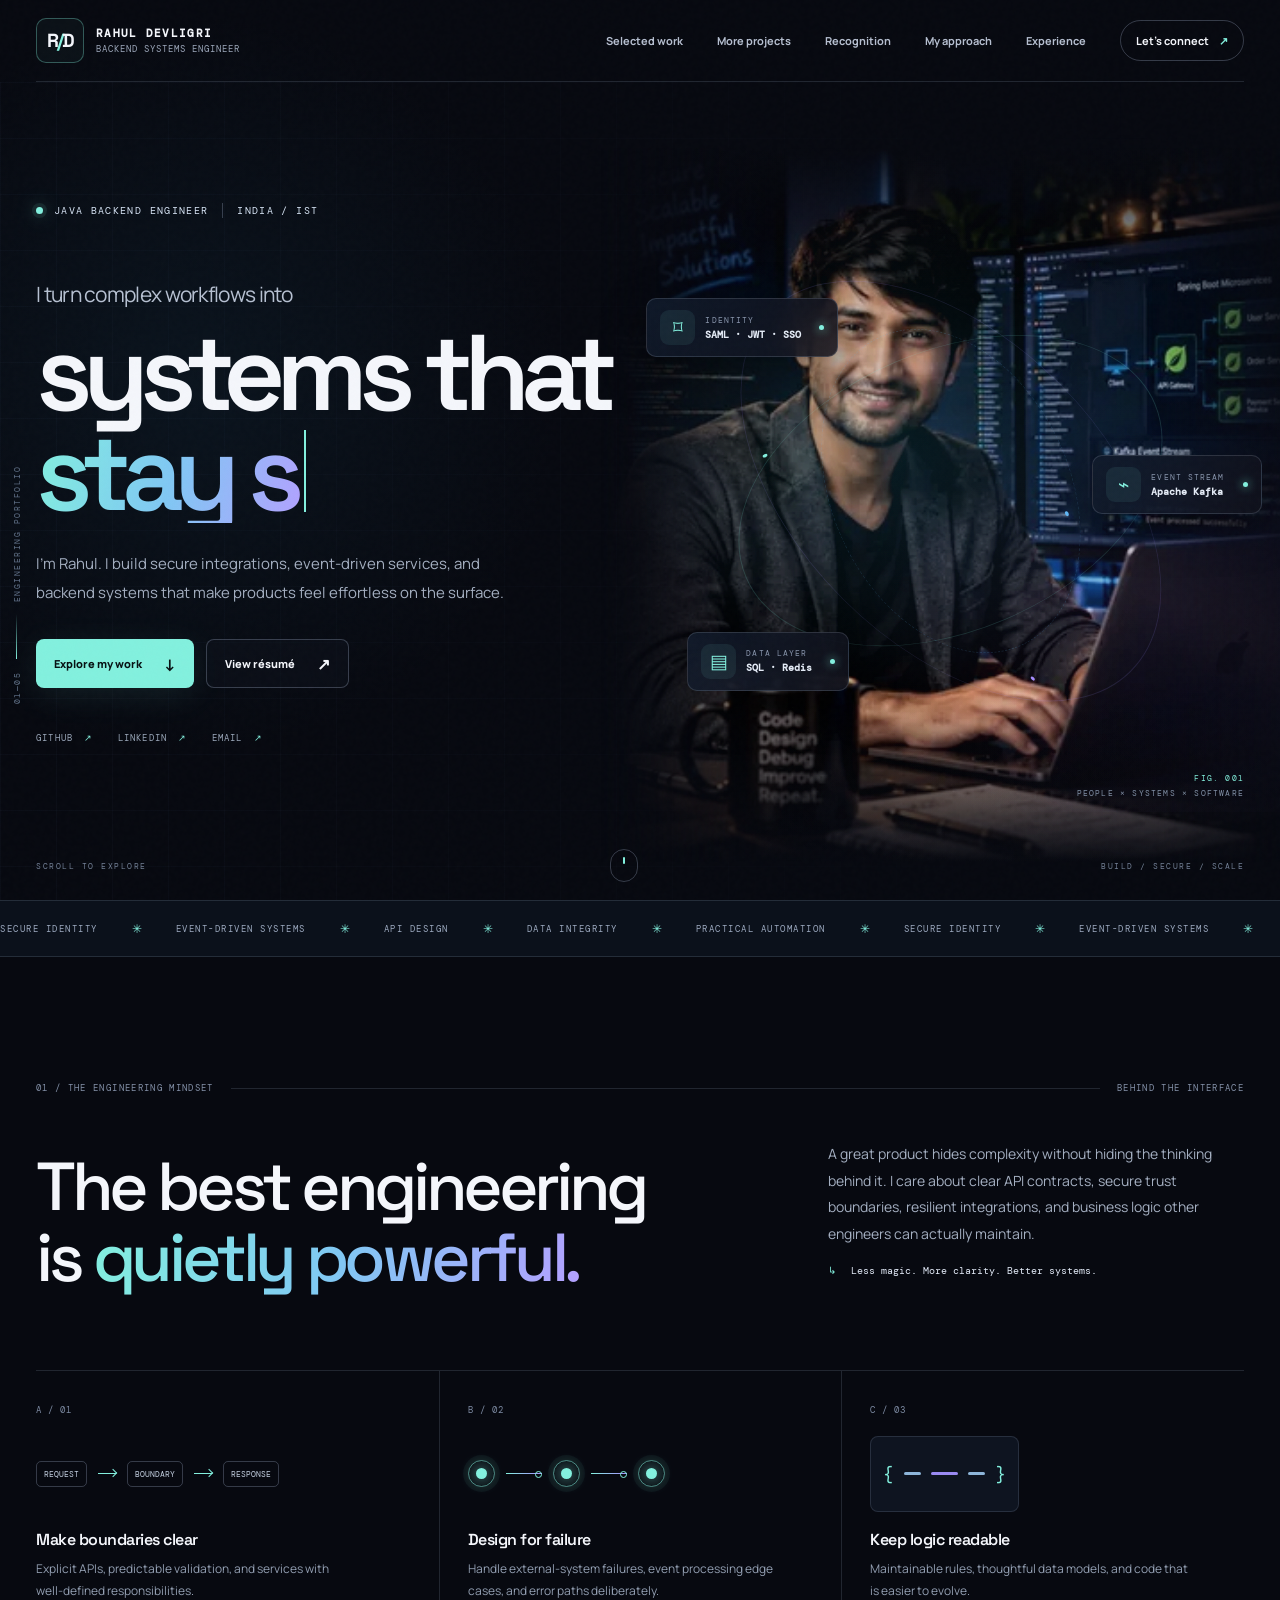
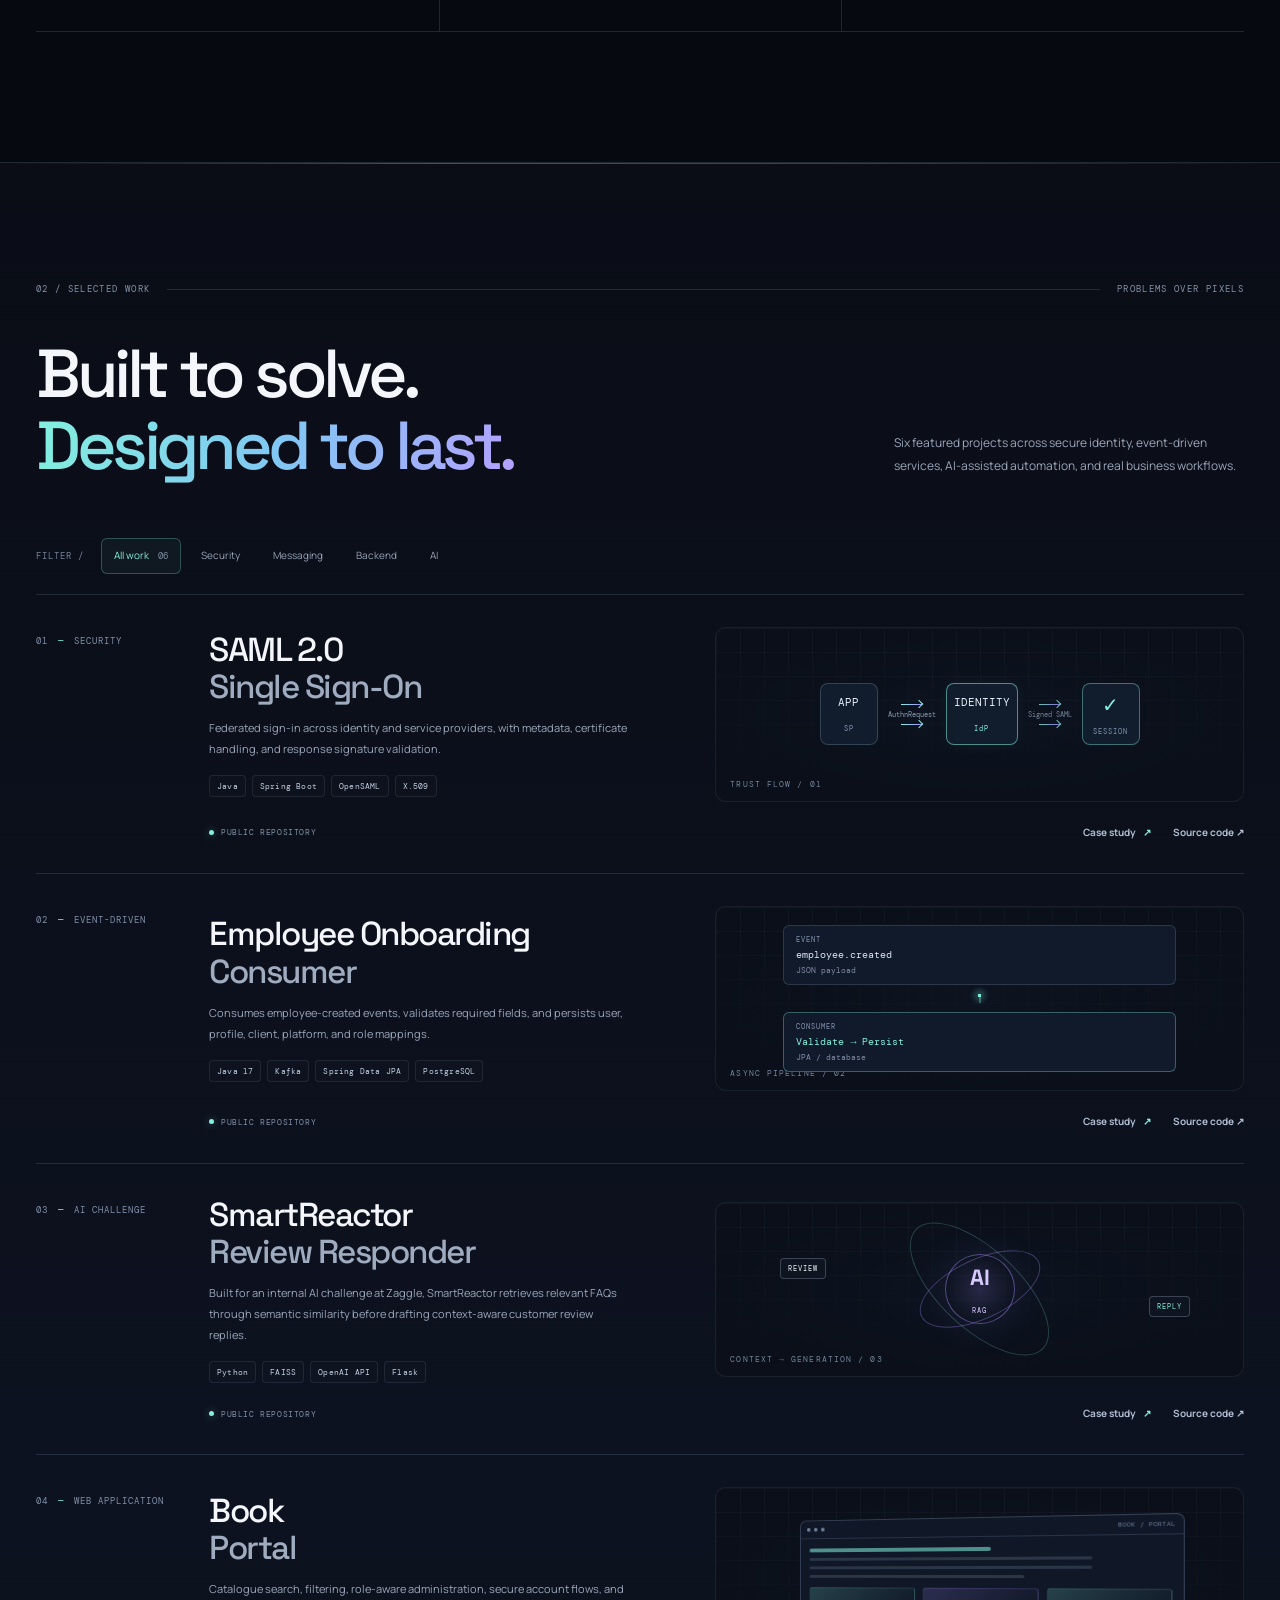
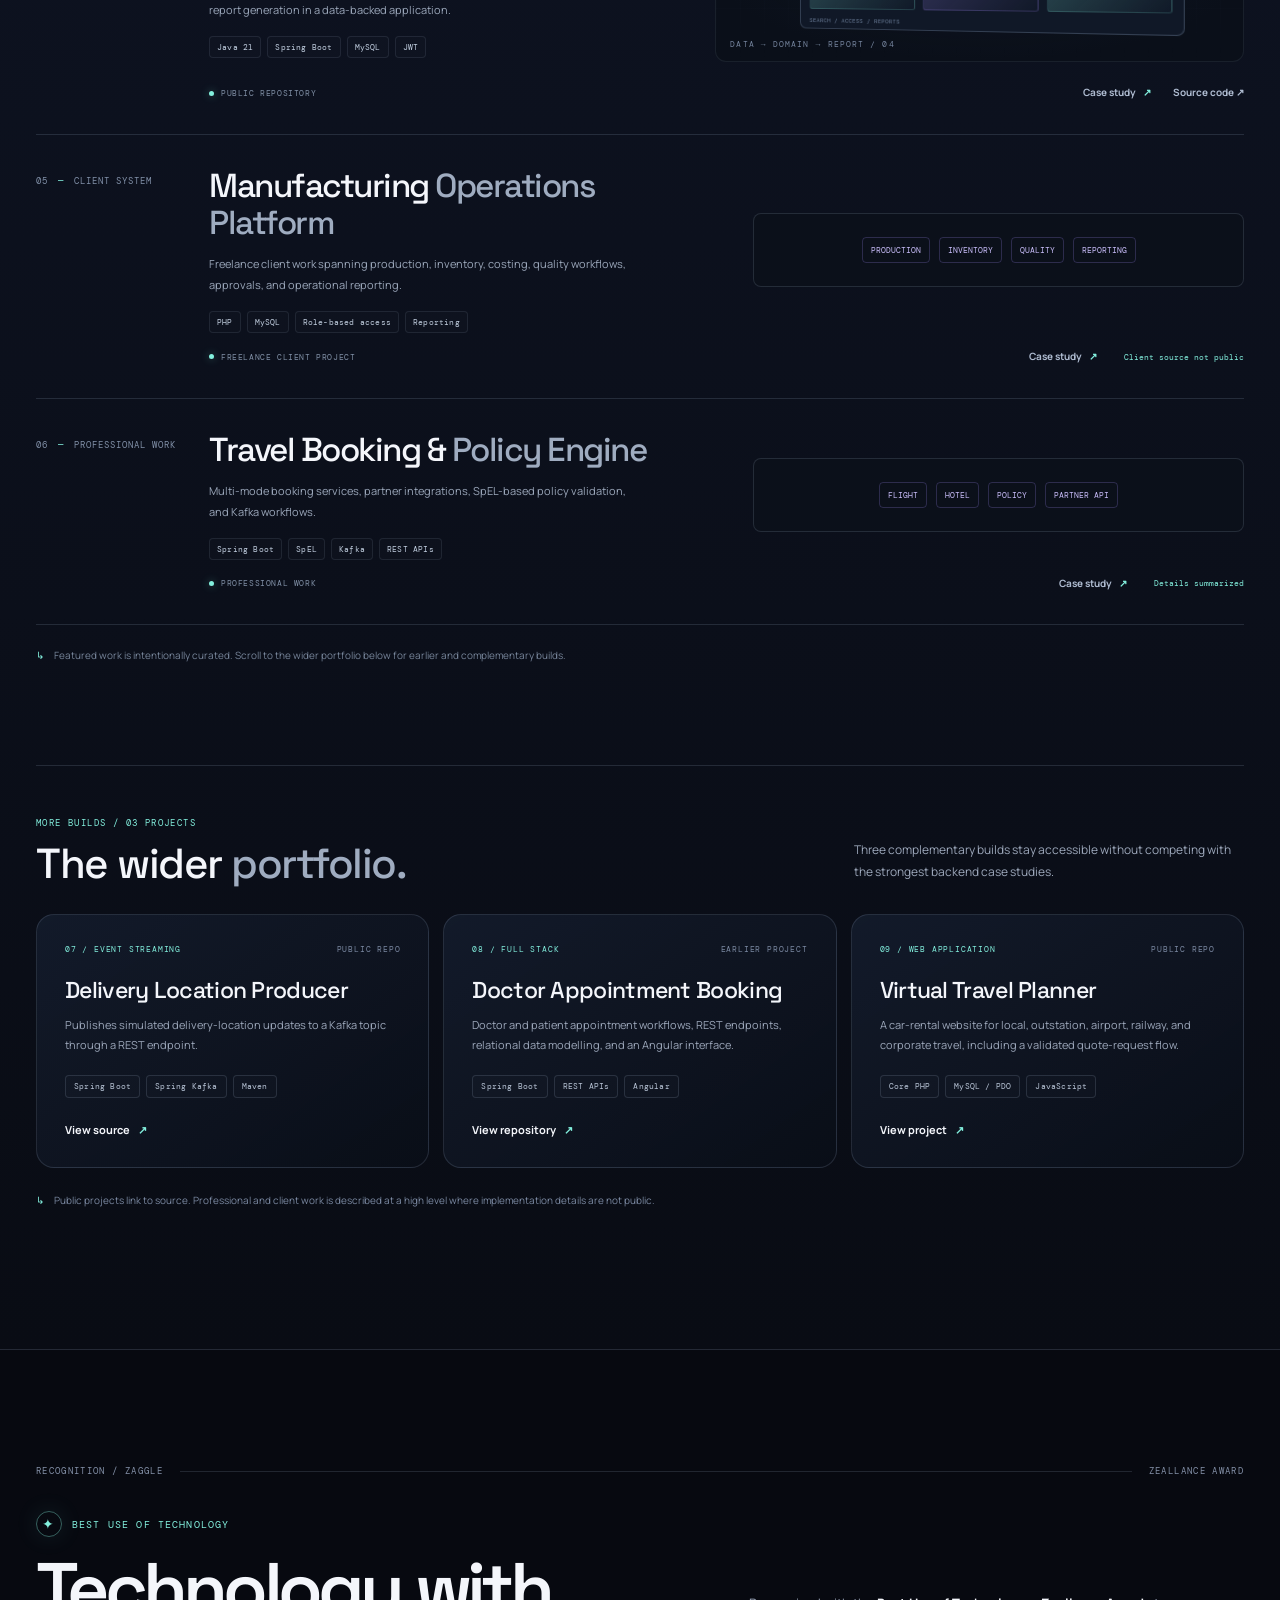
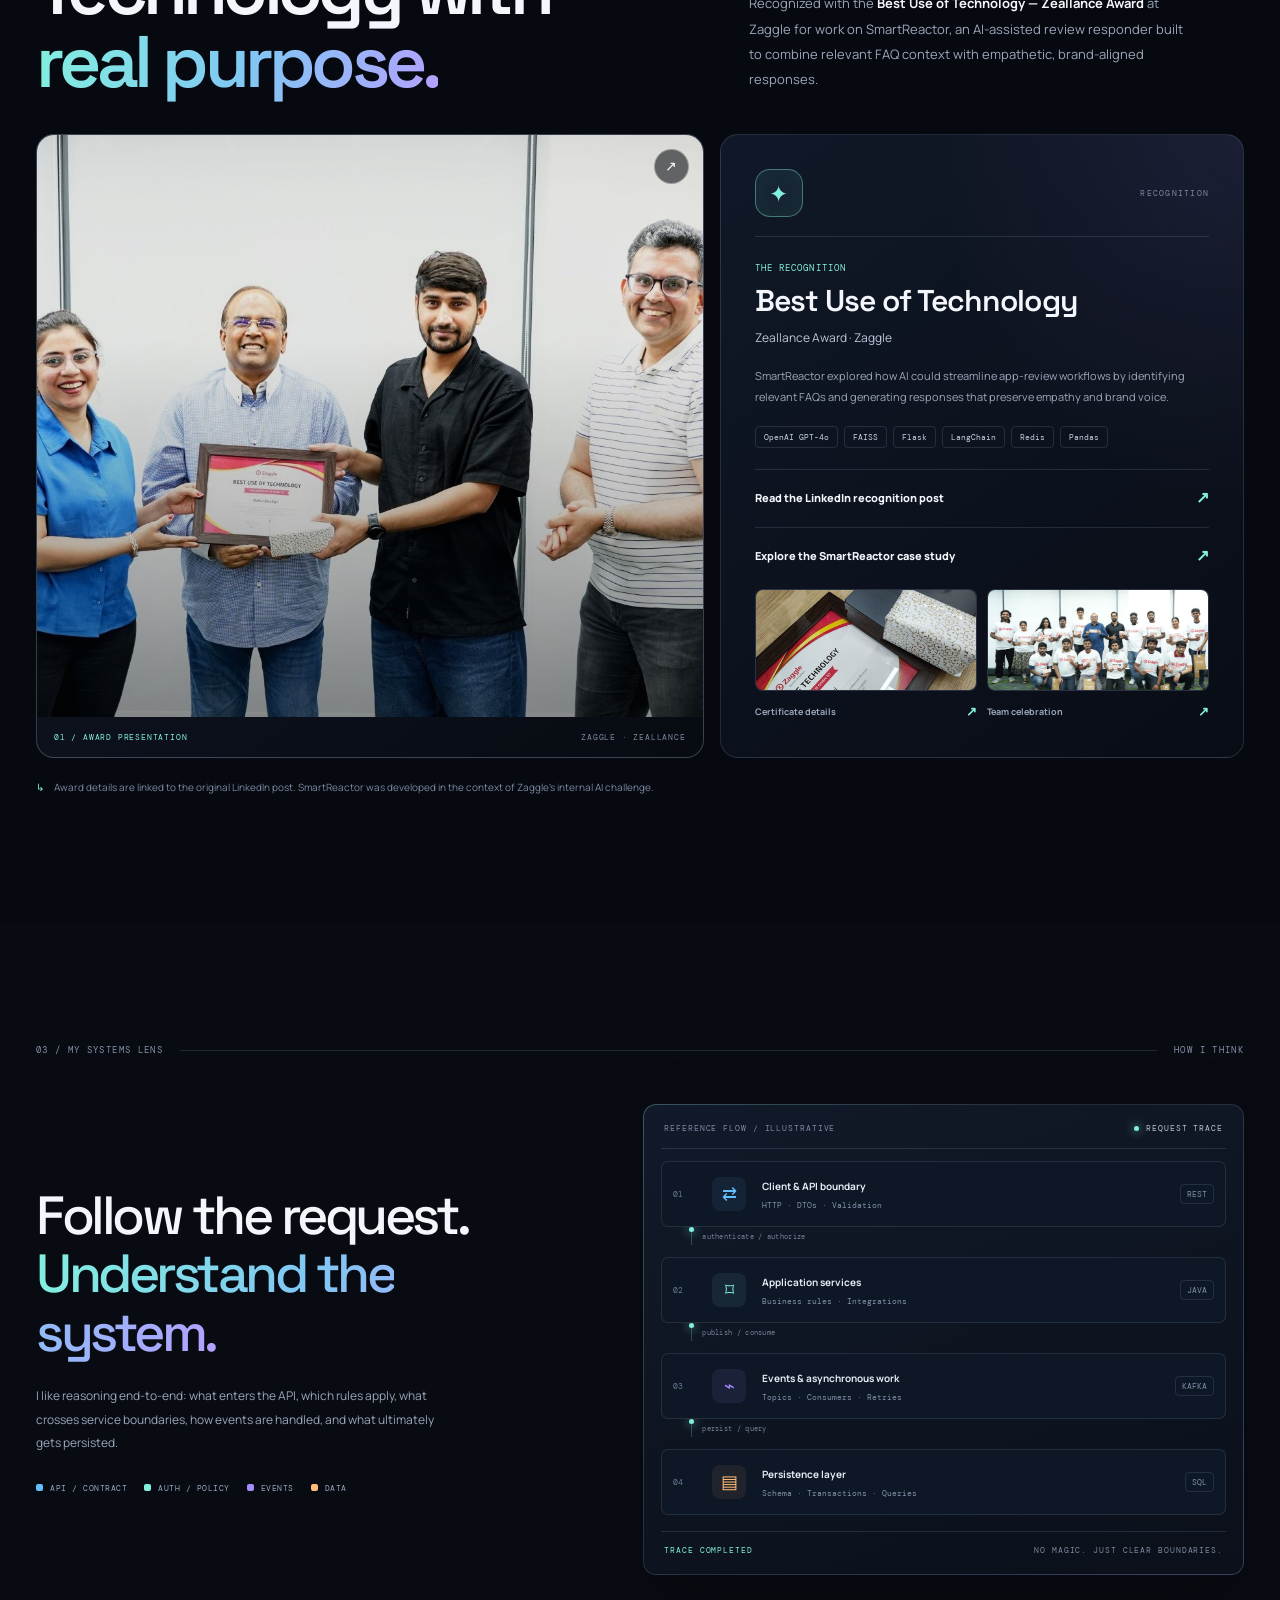
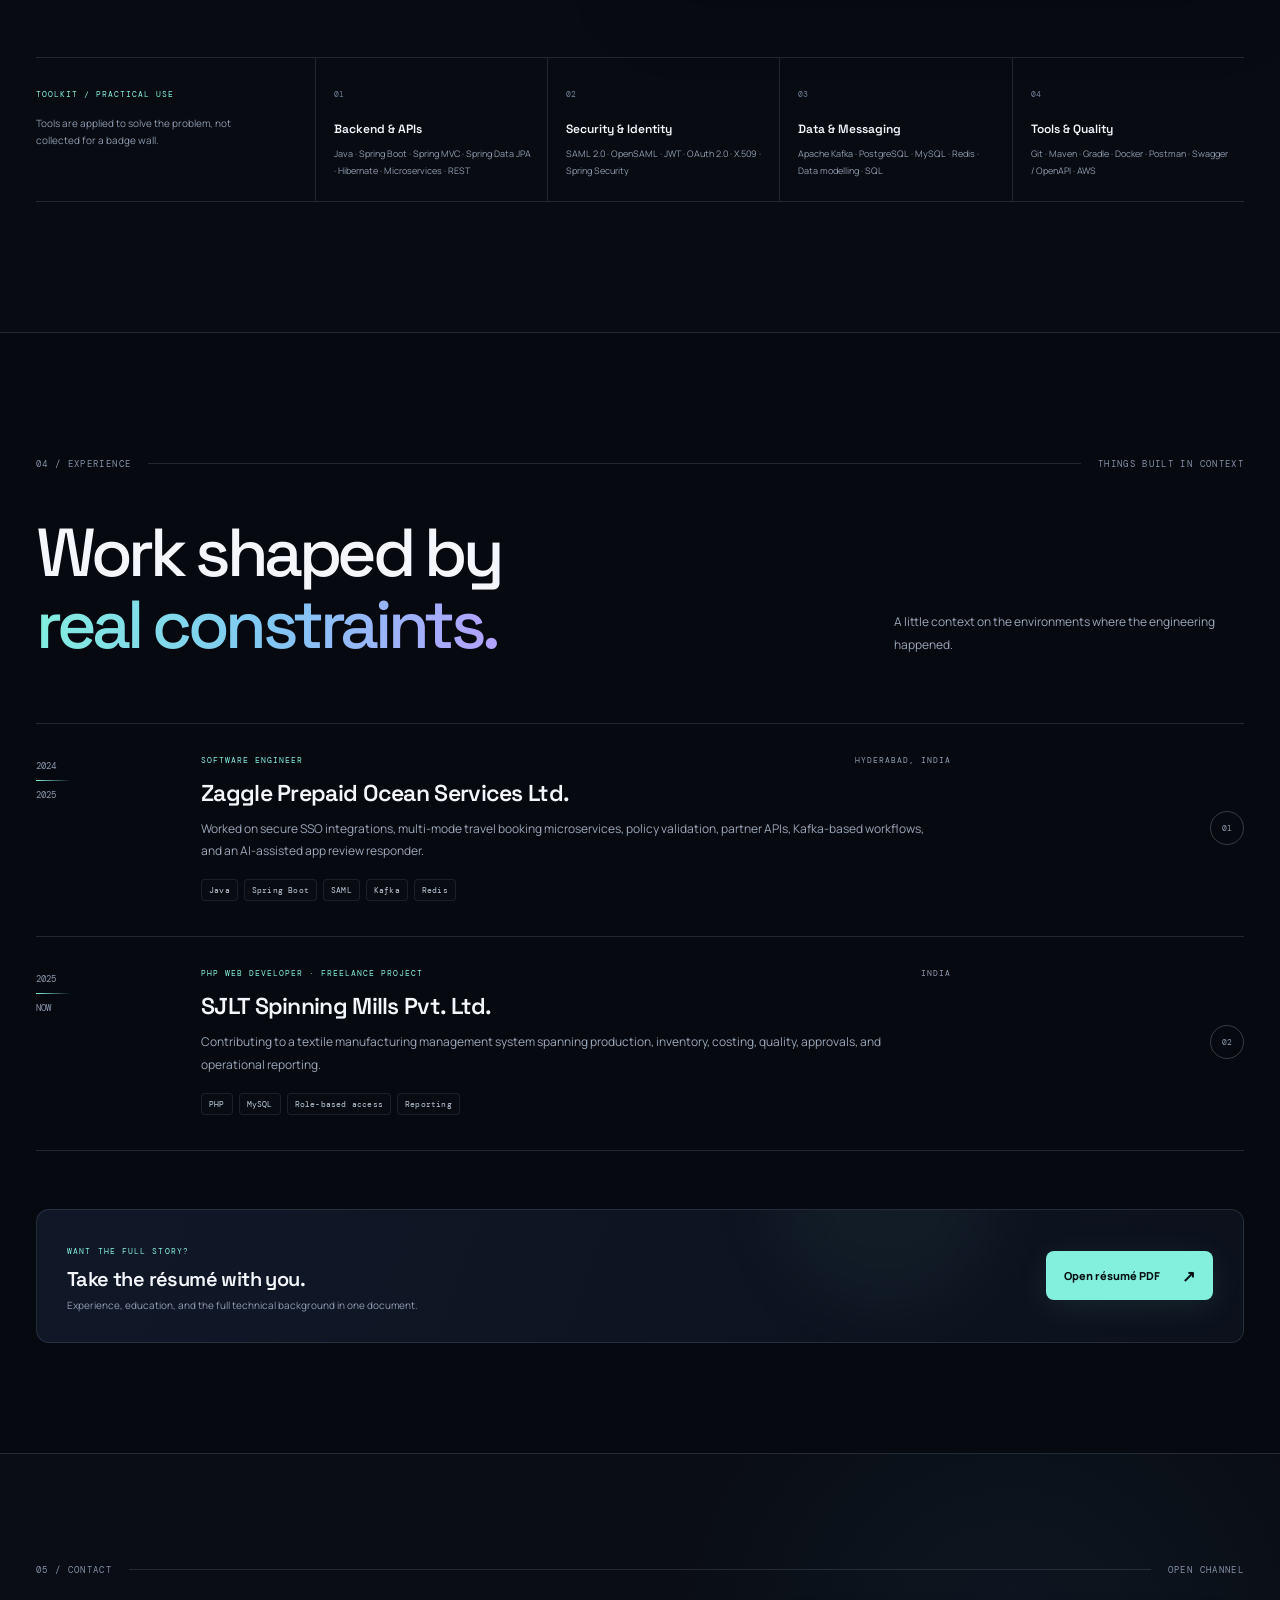
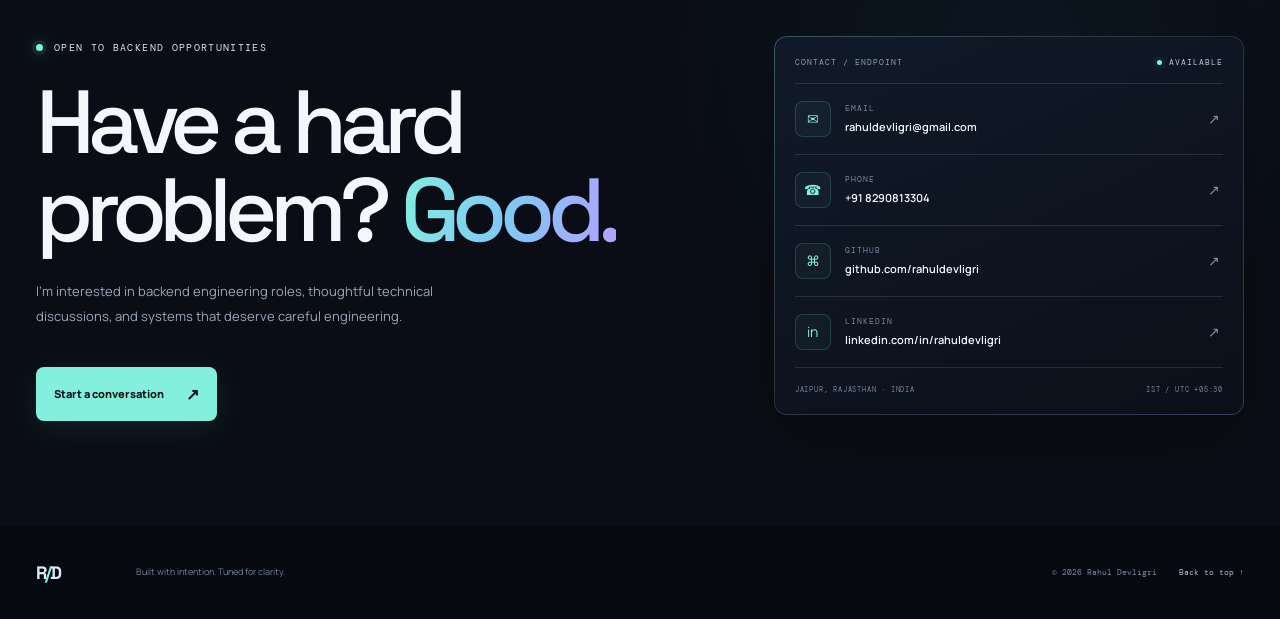
<file: index.html>
<!doctype html>
<html lang="en">
<head>
  <meta charset="utf-8">
  <meta name="viewport" content="width=device-width, initial-scale=1">
  <meta name="theme-color" content="#070910">
  <meta name="description" content="Rahul Devligri is a Java Backend Engineer focused on Spring Boot, secure SSO integrations, event-driven services, Kafka, and data-backed applications.">
  <meta name="author" content="Rahul Devligri">
<meta name="google-site-verification" content="JX6iaylnolgNIaxpR8l8nYyyIwkFwIb4azeez3iwzz0">
  <meta name="robots" content="index, follow">
  <link rel="canonical" href="https://rahuldevligri.github.io/">
  <meta property="og:title" content="Rahul Devligri — Java Backend Engineer">
  <meta property="og:description" content="Secure integrations. Event-driven services. Thoughtful backend engineering.">
  <meta property="og:type" content="website">
  <meta property="og:url" content="https://rahuldevligri.github.io/">
  <meta property="og:image" content="https://rahuldevligri.github.io/assets/og-card.png">
  <meta property="og:image:alt" content="Rahul Devligri — Java Backend Engineer portfolio preview">
  <meta name="twitter:card" content="summary_large_image">
  <meta name="twitter:title" content="Rahul Devligri — Java Backend Engineer">
  <meta name="twitter:description" content="Secure integrations. Event-driven services. Thoughtful backend engineering.">
  <meta name="twitter:image" content="https://rahuldevligri.github.io/assets/og-card.png">
  <title>Rahul Devligri — Java Backend Engineer</title>
  <link rel="icon" type="image/svg+xml" href="assets/favicon.svg?v=6">
  <link rel="shortcut icon" type="image/svg+xml" href="assets/favicon.svg?v=6">
  <link rel="apple-touch-icon" sizes="180x180" href="assets/rahul-avatar.png?v=5">
  <link rel="preconnect" href="https://fonts.googleapis.com">
  <link rel="preconnect" href="https://fonts.gstatic.com" crossorigin>
  <link rel="stylesheet" href="styles.css">
  <!-- Prioritize the responsive hero image; the picture below uses the same candidates. -->
  <link rel="preload" as="image" type="image/webp" href="assets/rahul-cinematic-coding-768.webp" imagesrcset="assets/rahul-cinematic-coding-480.webp 480w, assets/rahul-cinematic-coding-768.webp 768w, assets/rahul-cinematic-coding-1110.webp 1110w, assets/rahul-cinematic-coding-1440.webp 1440w" imagesizes="(max-width: 760px) 100vw, (max-width: 1100px) 45vw, 50vw" fetchpriority="high">
  <!-- V3.6: load web-font CSS without blocking first paint. -->
  <link data-v36-font-loading="async" rel="preload" as="style" href="https://fonts.googleapis.com/css2?family=DM+Mono:wght@400;500&amp;family=Manrope:wght@400;500;600;700;800&amp;family=Space+Grotesk:wght@400;500;600;700&amp;display=swap" onload="this.onload=null;this.rel='stylesheet'">
  <noscript><link href="https://fonts.googleapis.com/css2?family=DM+Mono:wght@400;500&amp;family=Manrope:wght@400;500;600;700;800&amp;family=Space+Grotesk:wght@400;500;600;700&amp;display=swap" rel="stylesheet"></noscript>
  <script type="application/ld+json">
  {
    "@context": "https://schema.org",
    "@type": "ProfilePage",
    "dateModified": "2026-10-27",
    "mainEntity": {
      "@type": "Person",
      "@id": "https://rahuldevligri.github.io/#rahul-devligri",
      "name": "Rahul Devligri",
      "url": "https://rahuldevligri.github.io/",
      "image": "https://rahuldevligri.github.io/assets/rahul-avatar.png",
      "jobTitle": "Java Backend Engineer",
      "description": "Java Backend Engineer focused on Spring Boot, secure SSO integrations, event-driven services, Kafka, and data-backed applications.",
      "sameAs": [
        "https://github.com/rahuldevligri",
        "https://www.linkedin.com/in/rahuldevligri/"
      ],
      "knowsAbout": [
        "Java",
        "Spring Boot",
        "Backend Engineering",
        "Microservices",
        "SAML 2.0 Single Sign-On",
        "Apache Kafka",
        "SQL Databases",
        "AI-assisted Automation"
      ]
    }
  }
  </script>
</head>
<body>
  <div class="noise" aria-hidden="true"></div>
  <div class="scroll-progress" aria-hidden="true"><span id="progress-bar"></span></div>
  <header class="nav-wrap">
    <a class="identity" href="#top" aria-label="Rahul Devligri, home"><span class="identity-mark">R<span>/</span>D</span><span class="identity-text"><b>RAHUL DEVLIGRI</b><small>BACKEND SYSTEMS ENGINEER</small></span></a>
    <button class="menu-button" aria-label="Open navigation" aria-expanded="false" aria-controls="main-nav"><span></span><span></span></button>
    <nav id="main-nav" aria-label="Main navigation"><a href="#work">Selected work</a><a href="#more-projects">More projects</a><a href="#recognition">Recognition</a><a href="#system">My approach</a><a href="#experience">Experience</a><a class="nav-cta" href="#contact">Let's connect <span>↗</span></a></nav>
  </header>

  <main id="top">
    <section class="hero" aria-labelledby="hero-title">
      <div class="hero-grid" aria-hidden="true"></div>
      <div class="hero-copy">
        <div class="eyebrow"><span class="pulse"></span><span>JAVA BACKEND ENGINEER</span><i></i><span>INDIA / IST</span></div>
        <p class="hero-kicker">I turn complex workflows into</p>
        <h1 id="hero-title" aria-label="systems that just work.">systems that<br><span class="hero-title-line" aria-hidden="true"><span class="typewriter-sizer">stay secure.</span><span class="typewriter-sizer">run reliably.</span><em class="typewriter-word" data-typewriter>just work.</em></span></h1>
        <p class="hero-description">I’m Rahul. I build secure integrations, event-driven services, and backend systems that make products feel effortless on the surface.</p>
        <div class="hero-buttons"><a class="button primary" href="#work">Explore my work <span>↓</span></a><a class="button ghost" href="https://rahuldevligri.github.io/assets/Rahul-Devligri-Resume.pdf" target="_blank" rel="noopener noreferrer">View résumé <span>↗</span></a></div>
        <div class="hero-socials"><a href="https://github.com/rahuldevligri" target="_blank" rel="noopener noreferrer">GITHUB <span>↗</span></a><a href="https://www.linkedin.com/in/rahuldevligri/" target="_blank" rel="noopener noreferrer">LINKEDIN <span>↗</span></a><a href="mailto:rahuldevligri@gmail.com">EMAIL <span>↗</span></a></div>
      </div>
      <div class="hero-art" aria-label="Portrait of Rahul in a cinematic software engineering workspace">
        <div class="portrait-frame"><picture>
          <source type="image/webp" srcset="assets/rahul-cinematic-coding-480.webp 480w, assets/rahul-cinematic-coding-768.webp 768w, assets/rahul-cinematic-coding-1110.webp 1110w, assets/rahul-cinematic-coding-1440.webp 1440w" sizes="(max-width: 760px) 100vw, (max-width: 1100px) 45vw, 50vw">
          <img src="assets/rahul-cinematic-coding.jpg" width="1672" height="941" alt="Rahul at a coding desk with software architecture on the screens" fetchpriority="high" decoding="async">
        </picture><div class="portrait-fade"></div></div>
        <div class="orbit orbit-a"></div><div class="orbit orbit-b"></div><div class="orbit orbit-c"></div>
        <div class="floating-chip chip-security"><span class="chip-icon">⌑</span><span><small>IDENTITY</small><b>SAML · JWT · SSO</b></span><i class="chip-dot"></i></div>
        <div class="floating-chip chip-events"><span class="chip-icon">⌁</span><span><small>EVENT STREAM</small><b>Apache Kafka</b></span><i class="chip-dot"></i></div>
        <div class="floating-chip chip-data"><span class="chip-icon">▤</span><span><small>DATA LAYER</small><b>SQL · Redis</b></span><i class="chip-dot"></i></div>
        <div class="hero-coordinate"><span>FIG. 001</span><span>PEOPLE × SYSTEMS × SOFTWARE</span></div>
      </div>
      <div class="hero-bottom"><span>SCROLL TO EXPLORE</span><div class="scroll-down"><span></span></div><span>BUILD / SECURE / SCALE</span></div>
      <div class="side-index" aria-hidden="true">01—05 <span></span> ENGINEERING PORTFOLIO</div>
    </section>

    <section class="signal-strip" aria-label="Engineering focus"><div class="signal-track"><span>SECURE IDENTITY</span><b>✳</b><span>EVENT-DRIVEN SYSTEMS</span><b>✳</b><span>API DESIGN</span><b>✳</b><span>DATA INTEGRITY</span><b>✳</b><span>PRACTICAL AUTOMATION</span><b>✳</b><span>SECURE IDENTITY</span><b>✳</b><span>EVENT-DRIVEN SYSTEMS</span><b>✳</b><span>API DESIGN</span><b>✳</b><span>DATA INTEGRITY</span><b>✳</b><span>PRACTICAL AUTOMATION</span><b>✳</b></div></section>

    <section class="section intro-section" id="system">
      <div class="section-label reveal"><span>01 / THE ENGINEERING MINDSET</span><span class="label-line"></span><span>BEHIND THE INTERFACE</span></div>
      <div class="intro-layout">
        <h2 class="reveal">The best engineering<br>is <em>quietly powerful.</em></h2>
        <div class="intro-copy reveal delay-1"><p>A great product hides complexity without hiding the thinking behind it. I care about clear API contracts, secure trust boundaries, resilient integrations, and business logic other engineers can actually maintain.</p><p class="quiet-note"><span>↳</span> Less magic. More clarity. Better systems.</p></div>
      </div>
      <div class="principle-row">
        <article class="principle reveal"><span class="principle-number">A / 01</span><div class="principle-visual visual-boundary"><span>REQUEST</span><i></i><span>BOUNDARY</span><i></i><span>RESPONSE</span></div><h3>Make boundaries clear</h3><p>Explicit APIs, predictable validation, and services with well-defined responsibilities.</p></article>
        <article class="principle reveal delay-1"><span class="principle-number">B / 02</span><div class="principle-visual visual-resilience"><span class="resilience-node"></span><span class="resilience-line"></span><span class="resilience-node"></span><span class="resilience-line"></span><span class="resilience-node"></span></div><h3>Design for failure</h3><p>Handle external-system failures, event processing edge cases, and error paths deliberately.</p></article>
        <article class="principle reveal delay-2"><span class="principle-number">C / 03</span><div class="principle-visual visual-maintain"><span>{</span><i></i><i></i><i></i><span>}</span></div><h3>Keep logic readable</h3><p>Maintainable rules, thoughtful data models, and code that is easier to evolve.</p></article>
      </div>
    </section>

    <section class="section work-section" id="work">
      <div class="section-label reveal"><span>02 / SELECTED WORK</span><span class="label-line"></span><span>PROBLEMS OVER PIXELS</span></div>
      <div class="work-heading"><h2 class="reveal">Built to solve.<br><em>Designed to last.</em></h2><p class="reveal delay-1">Six featured projects across secure identity, event-driven services, AI-assisted automation, and real business workflows.</p></div>
      <div class="work-filter reveal" role="group" aria-label="Filter project list"><span class="filter-caption">FILTER /</span><button class="filter active" data-filter="all" aria-pressed="true">All work <b>06</b></button><button class="filter" data-filter="security" aria-pressed="false">Security</button><button class="filter" data-filter="messaging" aria-pressed="false">Messaging</button><button class="filter" data-filter="backend" aria-pressed="false">Backend</button><button class="filter" data-filter="ai" aria-pressed="false">AI</button></div>
      <div class="project-list">
        <article class="project-row featured reveal" data-project data-category="security backend">
          <div class="project-number">01 <span>—</span> SECURITY</div><div class="project-main"><h3>SAML 2.0<br><em>Single Sign-On</em></h3><p>Federated sign-in across identity and service providers, with metadata, certificate handling, and response signature validation.</p><div class="tags"><span>Java</span><span>Spring Boot</span><span>OpenSAML</span><span>X.509</span></div></div>
          <div class="project-diagram diagram-sso" aria-label="Illustration of a SAML identity flow"><div class="diagram-node">APP<span>SP</span></div><div class="diagram-arrow"><i></i><small>AuthnRequest</small><i></i></div><div class="diagram-node accent">IDENTITY<span>IdP</span></div><div class="diagram-arrow back"><i></i><small>Signed SAML</small><i></i></div><div class="diagram-node check">✓<span>SESSION</span></div><div class="diagram-caption">TRUST FLOW / 01</div></div>
          <div class="project-end"><span class="project-status"><i></i> PUBLIC REPOSITORY</span><div class="project-links"><a href="projects/saml-2-sso.html" aria-label="Read the SAML 2.0 Single Sign-On case study">Case study <span>↗</span></a><a href="https://github.com/rahuldevligri/sso_implementation" target="_blank" rel="noopener noreferrer" aria-label="SAML SSO source code on GitHub">Source code ↗</a></div></div>
        </article>
        <article class="project-row reveal" data-project data-category="messaging backend">
          <div class="project-number">02 <span>—</span> EVENT-DRIVEN</div><div class="project-main"><h3>Employee Onboarding<br><em>Consumer</em></h3><p>Consumes employee-created events, validates required fields, and persists user, profile, client, platform, and role mappings.</p><div class="tags"><span>Java 17</span><span>Kafka</span><span>Spring Data JPA</span><span>PostgreSQL</span></div></div><div class="project-diagram diagram-kafka"><div class="kafka-card"><small>EVENT</small><b>employee.created</b><span>JSON payload</span></div><div class="flow-pulse"><i></i><i></i><i></i><i></i></div><div class="kafka-card result"><small>CONSUMER</small><b>Validate → Persist</b><span>JPA / database</span></div><div class="diagram-caption">ASYNC PIPELINE / 02</div></div><div class="project-end"><span class="project-status"><i></i> PUBLIC REPOSITORY</span><div class="project-links"><button data-dialog="onboarding">Case study <span>↗</span></button><a href="https://github.com/rahuldevligri/employee-onboarding-kafka-consumer" target="_blank" rel="noopener noreferrer">Source code ↗</a></div></div>
        </article>
        <article class="project-row reveal" data-project data-category="ai backend">
          <div class="project-number">03 <span>—</span> AI CHALLENGE</div><div class="project-main"><h3>SmartReactor<br><em>Review Responder</em></h3><p>Built for an internal AI challenge at Zaggle, SmartReactor retrieves relevant FAQs through semantic similarity before drafting context-aware customer review replies.</p><div class="tags"><span>Python</span><span>FAISS</span><span>OpenAI API</span><span>Flask</span></div></div><div class="project-diagram diagram-ai"><div class="ai-orb">AI<span>RAG</span></div><div class="ai-orbit one"></div><div class="ai-orbit two"></div><div class="ai-label label-in">REVIEW</div><div class="ai-label label-out">REPLY</div><div class="diagram-caption">CONTEXT → GENERATION / 03</div></div><div class="project-end"><span class="project-status"><i></i> PUBLIC REPOSITORY</span><div class="project-links"><a href="projects/smartreactor-ai.html" aria-label="Read the SmartReactor AI case study">Case study <span>↗</span></a><a href="https://github.com/rahuldevligri/Zaggle_App_SmartReactor" target="_blank" rel="noopener noreferrer">Source code ↗</a></div></div>
        </article>
        <article class="project-row reveal" data-project data-category="backend">
          <div class="project-number">04 <span>—</span> WEB APPLICATION</div><div class="project-main"><h3>Book<br><em>Portal</em></h3><p>Catalogue search, filtering, role-aware administration, secure account flows, and report generation in a data-backed application.</p><div class="tags"><span>Java 21</span><span>Spring Boot</span><span>MySQL</span><span>JWT</span></div></div><div class="project-diagram diagram-book"><div class="book-window"><div class="window-bar"><i></i><i></i><i></i><span>BOOK / PORTAL</span></div><div class="book-lines"><b></b><i></i><i></i><i></i></div><div class="book-items"><span></span><span></span><span></span></div><div class="book-foot">SEARCH / ACCESS / REPORTS</div></div><div class="diagram-caption">DATA → DOMAIN → REPORT / 04</div></div><div class="project-end"><span class="project-status"><i></i> PUBLIC REPOSITORY</span><div class="project-links"><button data-dialog="book">Case study <span>↗</span></button><a href="https://github.com/rahuldevligri/Book-portal" target="_blank" rel="noopener noreferrer">Source code ↗</a></div></div>
        </article>
        <article class="project-row compact reveal" data-project data-category="backend">
          <div class="project-number">05 <span>—</span> CLIENT SYSTEM</div><div class="project-main"><h3>Manufacturing <em>Operations Platform</em></h3><p>Freelance client work spanning production, inventory, costing, quality workflows, approvals, and operational reporting.</p><div class="tags"><span>PHP</span><span>MySQL</span><span>Role-based access</span><span>Reporting</span></div></div><div class="project-compact-visual professional"><span>PRODUCTION</span><span>INVENTORY</span><span>QUALITY</span><span>REPORTING</span></div><div class="project-end"><span class="project-status"><i></i> FREELANCE CLIENT PROJECT</span><div class="project-links"><button data-dialog="sjlt">Case study <span>↗</span></button><span class="not-public">Client source not public</span></div></div>
        </article>
        <article class="project-row compact reveal" data-project data-category="backend">
          <div class="project-number">06 <span>—</span> PROFESSIONAL WORK</div><div class="project-main"><h3>Travel Booking & <em>Policy Engine</em></h3><p>Multi-mode booking services, partner integrations, SpEL-based policy validation, and Kafka workflows.</p><div class="tags"><span>Spring Boot</span><span>SpEL</span><span>Kafka</span><span>REST APIs</span></div></div><div class="project-compact-visual professional"><span>FLIGHT</span><span>HOTEL</span><span>POLICY</span><span>PARTNER API</span></div><div class="project-end"><span class="project-status"><i></i> PROFESSIONAL WORK</span><div class="project-links"><a href="projects/travel-policy-engine.html" aria-label="Read the Travel Booking and Policy Engine case study">Case study <span>↗</span></a><span class="not-public">Details summarized</span></div></div>
        </article>
      </div>
      <p class="project-footnote reveal"><span>↳</span> Featured work is intentionally curated. Scroll to the wider portfolio below for earlier and complementary builds.</p>
      <div class="more-work" id="more-projects" aria-labelledby="more-projects-title">
        <div class="more-work-heading reveal">
          <div><span class="more-work-kicker">MORE BUILDS / 03 PROJECTS</span><h3 id="more-projects-title">The wider <em>portfolio.</em></h3></div>
          <p>Three complementary builds stay accessible without competing with the strongest backend case studies.</p>
        </div>
        <div class="more-work-grid">
          <article class="more-work-card reveal">
            <div class="more-work-meta"><span>07 / EVENT STREAMING</span><span>PUBLIC REPO</span></div>
            <h4>Delivery Location Producer</h4>
            <p>Publishes simulated delivery-location updates to a Kafka topic through a REST endpoint.</p>
            <div class="tags"><span>Spring Boot</span><span>Spring Kafka</span><span>Maven</span></div>
            <a href="https://github.com/rahuldevligri/Kafka-deliveryboy-location-producer" target="_blank" rel="noopener noreferrer">View source <span>↗</span></a>
          </article>
          <article class="more-work-card reveal delay-1">
            <div class="more-work-meta"><span>08 / FULL STACK</span><span>EARLIER PROJECT</span></div>
            <h4>Doctor Appointment Booking</h4>
            <p>Doctor and patient appointment workflows, REST endpoints, relational data modelling, and an Angular interface.</p>
            <div class="tags"><span>Spring Boot</span><span>REST APIs</span><span>Angular</span></div>
            <a href="https://github.com/rahuldevligri/Doctor_Appointment_Booking_System" target="_blank" rel="noopener noreferrer">View repository <span>↗</span></a>
          </article>
          <article class="more-work-card reveal delay-1">
            <div class="more-work-meta"><span>09 / WEB APPLICATION</span><span>PUBLIC REPO</span></div>
            <h4>Virtual Travel Planner</h4>
            <p>A car-rental website for local, outstation, airport, railway, and corporate travel, including a validated quote-request flow.</p>
            <div class="tags"><span>Core PHP</span><span>MySQL / PDO</span><span>JavaScript</span></div>
            <a href="https://github.com/rahuldevligri/virtual-travel-planner" target="_blank" rel="noopener noreferrer">View project <span>↗</span></a>
          </article>
        </div>
        <p class="more-work-note reveal"><span>↳</span> Public projects link to source. Professional and client work is described at a high level where implementation details are not public.</p>
      </div>
    </section>

    <section class="recognition-section" id="recognition" aria-labelledby="recognition-title">
      <div class="section-label reveal"><span>RECOGNITION / ZAGGLE</span><span class="label-line"></span><span>ZEALLANCE AWARD</span></div>
      <div class="recognition-heading reveal">
        <div>
          <p class="recognition-kicker"><span class="award-spark" aria-hidden="true">✦</span> BEST USE OF TECHNOLOGY</p>
          <h2 id="recognition-title">Technology with<br><em>real purpose.</em></h2>
        </div>
        <p class="recognition-summary">Recognized with the <strong>Best Use of Technology — Zeallance Award</strong> at Zaggle for work on SmartReactor, an AI-assisted review responder built to combine relevant FAQ context with empathetic, brand-aligned responses.</p>
      </div>

      <div class="recognition-grid">
        <figure class="recognition-hero-photo reveal">
          <a href="assets/zeallance-award-ceremony.jpg" target="_blank" rel="noopener noreferrer" aria-label="Open the Best Use of Technology award presentation photo">
            <img src="assets/zeallance-award-ceremony.jpg" width="1280" height="896" alt="Rahul receiving the Best Use of Technology award at Zaggle with colleagues." loading="lazy">
            <span class="photo-expand" aria-hidden="true">↗</span>
          </a>
          <figcaption><span>01 / AWARD PRESENTATION</span><span>ZAGGLE · ZEALLANCE</span></figcaption>
        </figure>

        <div class="recognition-details reveal delay-1">
          <div class="award-mark" aria-hidden="true"><span>✦</span><small>RECOGNITION</small></div>
          <p class="award-eyebrow">THE RECOGNITION</p>
          <h3>Best Use of Technology</h3>
          <p class="award-subtitle">Zeallance Award · Zaggle</p>
          <p class="award-copy">SmartReactor explored how AI could streamline app-review workflows by identifying relevant FAQs and generating responses that preserve empathy and brand voice.</p>
          <div class="award-stack" aria-label="SmartReactor technology stack">
            <span>OpenAI GPT-4o</span><span>FAISS</span><span>Flask</span><span>LangChain</span><span>Redis</span><span>Pandas</span>
          </div>
          <a class="award-link" href="https://lnkd.in/p/g4TcVJyq" target="_blank" rel="noopener noreferrer">Read the LinkedIn recognition post <span aria-hidden="true">↗</span></a>
          <a class="award-link" href="projects/smartreactor-ai.html">Explore the SmartReactor case study <span aria-hidden="true">↗</span></a>
          <div class="recognition-proof-grid">
            <a class="recognition-proof" href="assets/zeallance-award-certificate.jpg" target="_blank" rel="noopener noreferrer">
              <img src="assets/zeallance-award-certificate.jpg" width="800" height="1067" alt="Close-up of the Zeallance Best Use of Technology certificate." loading="lazy">
              <span>Certificate details <b aria-hidden="true">↗</b></span>
            </a>
            <a class="recognition-proof" href="assets/zeallance-award-team.jpg" target="_blank" rel="noopener noreferrer">
              <img src="assets/zeallance-award-team.jpg" width="1280" height="720" alt="Zaggle colleagues celebrating the internal AI challenge." loading="lazy">
              <span>Team celebration <b aria-hidden="true">↗</b></span>
            </a>
          </div>
        </div>
      </div>
      <p class="recognition-footnote reveal"><span aria-hidden="true">↳</span> Award details are linked to the original LinkedIn post. SmartReactor was developed in the context of Zaggle’s internal AI challenge.</p>
    </section>

    <section class="system-section" id="architecture">
      <div class="section system-inner">
        <div class="section-label reveal"><span>03 / MY SYSTEMS LENS</span><span class="label-line"></span><span>HOW I THINK</span></div>
        <div class="system-layout"><div class="system-copy reveal"><h2>Follow the request.<br><em>Understand the system.</em></h2><p>I like reasoning end-to-end: what enters the API, which rules apply, what crosses service boundaries, how events are handled, and what ultimately gets persisted.</p><div class="system-key"><span><i class="key-api"></i> API / CONTRACT</span><span><i class="key-auth"></i> AUTH / POLICY</span><span><i class="key-event"></i> EVENTS</span><span><i class="key-data"></i> DATA</span></div></div>
          <div class="architecture-board reveal delay-1"><div class="board-top"><span>REFERENCE FLOW / ILLUSTRATIVE</span><span><i></i> REQUEST TRACE</span></div><div class="arch-stage stage-client"><span class="stage-number">01</span><span class="stage-symbol">⇄</span><div><b>Client & API boundary</b><small>HTTP · DTOs · Validation</small></div><span class="stage-type">REST</span></div><div class="arch-link"><span class="animated-flow"></span><small>authenticate / authorize</small></div><div class="arch-stage stage-service"><span class="stage-number">02</span><span class="stage-symbol">⌑</span><div><b>Application services</b><small>Business rules · Integrations</small></div><span class="stage-type">JAVA</span></div><div class="arch-link"><span class="animated-flow"></span><small>publish / consume</small></div><div class="arch-stage stage-events"><span class="stage-number">03</span><span class="stage-symbol">⌁</span><div><b>Events & asynchronous work</b><small>Topics · Consumers · Retries</small></div><span class="stage-type">KAFKA</span></div><div class="arch-link"><span class="animated-flow"></span><small>persist / query</small></div><div class="arch-stage stage-data"><span class="stage-number">04</span><span class="stage-symbol">▤</span><div><b>Persistence layer</b><small>Schema · Transactions · Queries</small></div><span class="stage-type">SQL</span></div><div class="board-bottom"><span>TRACE COMPLETED</span><span>NO MAGIC. JUST CLEAR BOUNDARIES.</span></div></div></div>
        <div class="stack-grid reveal"><div class="stack-head"><span>TOOLKIT / PRACTICAL USE</span><p>Tools are applied to solve the problem, not collected for a badge wall.</p></div><div class="stack-item"><span class="stack-index">01</span><h3>Backend & APIs</h3><p>Java · Spring Boot · Spring MVC · Spring Data JPA · Hibernate · Microservices · REST</p></div><div class="stack-item"><span class="stack-index">02</span><h3>Security & Identity</h3><p>SAML 2.0 · OpenSAML · JWT · OAuth 2.0 · X.509 · Spring Security</p></div><div class="stack-item"><span class="stack-index">03</span><h3>Data & Messaging</h3><p>Apache Kafka · PostgreSQL · MySQL · Redis · Data modelling · SQL</p></div><div class="stack-item"><span class="stack-index">04</span><h3>Tools & Quality</h3><p>Git · Maven · Gradle · Docker · Postman · Swagger / OpenAPI · AWS</p></div></div>
      </div>
    </section>

    <section class="section experience-section" id="experience">
      <div class="section-label reveal"><span>04 / EXPERIENCE</span><span class="label-line"></span><span>THINGS BUILT IN CONTEXT</span></div>
      <div class="experience-heading"><h2 class="reveal">Work shaped by<br><em>real constraints.</em></h2><p class="reveal delay-1">A little context on the environments where the engineering happened.</p></div>
      <div class="timeline">
        <article class="timeline-entry reveal"><div class="timeline-stamp"><span>2024</span><i></i><span>2025</span></div><div class="timeline-content"><div class="timeline-meta"><span>SOFTWARE ENGINEER</span><span>HYDERABAD, INDIA</span></div><h3>Zaggle Prepaid Ocean Services Ltd.</h3><p>Worked on secure SSO integrations, multi-mode travel booking microservices, policy validation, partner APIs, Kafka-based workflows, and an AI-assisted app review responder.</p><div class="tags"><span>Java</span><span>Spring Boot</span><span>SAML</span><span>Kafka</span><span>Redis</span></div></div><div class="timeline-marker">01</div></article>
        <article class="timeline-entry reveal"><div class="timeline-stamp"><span>2025</span><i></i><span>NOW</span></div><div class="timeline-content"><div class="timeline-meta"><span>PHP WEB DEVELOPER · FREELANCE PROJECT</span><span>INDIA</span></div><h3>SJLT Spinning Mills Pvt. Ltd.</h3><p>Contributing to a textile manufacturing management system spanning production, inventory, costing, quality, approvals, and operational reporting.</p><div class="tags"><span>PHP</span><span>MySQL</span><span>Role-based access</span><span>Reporting</span></div></div><div class="timeline-marker">02</div></article>
      </div>
      <div class="resume-band reveal"><div><span class="resume-overline">WANT THE FULL STORY?</span><h3>Take the résumé with you.</h3><p>Experience, education, and the full technical background in one document.</p></div><a class="button primary" href="https://rahuldevligri.github.io/assets/Rahul-Devligri-Resume.pdf" target="_blank" rel="noopener noreferrer">Open résumé PDF <span>↗</span></a></div>
    </section>

    <section class="contact-section" id="contact"><div class="contact-glow" aria-hidden="true"></div><div class="section-label reveal"><span>05 / CONTACT</span><span class="label-line"></span><span>OPEN CHANNEL</span></div><div class="contact-layout"><div class="contact-main reveal"><p class="eyebrow"><span class="pulse"></span> OPEN TO BACKEND OPPORTUNITIES</p><h2>Have a hard<br>problem? <em>Good.</em></h2><p>I'm interested in backend engineering roles, thoughtful technical discussions, and systems that deserve careful engineering.</p><a class="button primary big-button" href="mailto:rahuldevligri@gmail.com">Start a conversation <span>↗</span></a></div><div class="contact-console reveal delay-1"><div class="console-header"><span>CONTACT / ENDPOINT</span><span><i></i> AVAILABLE</span></div><a class="console-link" href="mailto:rahuldevligri@gmail.com"><span class="console-icon">✉</span><span><small>EMAIL</small><b>rahuldevligri@gmail.com</b></span><span class="console-arrow">↗</span></a><a class="console-link" href="tel:+918290813304" aria-label="Call Rahul at +91 8290813304"><span class="console-icon" aria-hidden="true">☎</span><span><small>PHONE</small><b>+91 8290813304</b></span><span class="console-arrow" aria-hidden="true">↗</span></a><a class="console-link" href="https://github.com/rahuldevligri" target="_blank" rel="noopener noreferrer"><span class="console-icon">⌘</span><span><small>GITHUB</small><b>github.com/rahuldevligri</b></span><span class="console-arrow">↗</span></a><a class="console-link" href="https://www.linkedin.com/in/rahuldevligri/" target="_blank" rel="noopener noreferrer"><span class="console-icon">in</span><span><small>LINKEDIN</small><b>linkedin.com/in/rahuldevligri</b></span><span class="console-arrow">↗</span></a><div class="console-footer"><span>JAIPUR, RAJASTHAN · INDIA</span><span>IST / UTC +05:30</span></div></div></div></section>
  </main>
  <footer class="footer"><a class="footer-logo" href="#top">R<span>/</span>D</a><p>Built with intention. Tuned for clarity.</p><div><span>© <span id="year"></span> Rahul Devligri</span><a href="#top">Back to top ↑</a></div></footer>
  <dialog class="case-dialog" id="case-onboarding" aria-labelledby="case-onboarding-title"><div class="dialog-inner"><button class="dialog-close" aria-label="Close case study">×</button><span class="dialog-overline">CASE STUDY / 02 — MESSAGING</span><h2 id="case-onboarding-title">Employee Onboarding Consumer</h2><p class="dialog-intro">An asynchronous event-processing path that turns an employee-created event into persisted application records.</p><div class="case-block"><h3>Processing path</h3><div class="case-flow"><span>Kafka topic</span><i>→</i><span>Validate payload</span><i>→</i><span>Consumer service</span><i>→</i><span>JPA persistence</span></div></div><div class="case-block"><h3>Implementation areas</h3><ul><li>Spring Kafka event listener and payload handling.</li><li>Required-field validation before persistence work.</li><li>User/profile and associated client/platform/role mappings.</li><li>Spring Data JPA persistence backed by PostgreSQL-compatible storage.</li></ul></div><a class="button primary" href="https://github.com/rahuldevligri/employee-onboarding-kafka-consumer" target="_blank" rel="noopener noreferrer">Open source repository ↗</a></div></dialog>
  <dialog class="case-dialog" id="case-book" aria-labelledby="case-book-title"><div class="dialog-inner"><button class="dialog-close" aria-label="Close case study">×</button><span class="dialog-overline">CASE STUDY / 04 — APPLICATION DESIGN</span><h2 id="case-book-title">Book Portal</h2><p class="dialog-intro">A data-backed catalogue application with search, administration, account security, and reporting workflows.</p><div class="case-block"><h3>Engineering areas</h3><ul><li>Catalogue search, filtering, and pagination.</li><li>Role-aware administrative operations and secure account flows.</li><li>Relational persistence with MySQL and Spring Data JPA.</li><li>Report generation with JasperReports.</li></ul></div><a class="button primary" href="https://github.com/rahuldevligri/Book-portal" target="_blank" rel="noopener noreferrer">Open source repository ↗</a></div></dialog>

  <dialog class="case-dialog" id="case-sjlt" aria-labelledby="case-sjlt-title"><div class="dialog-inner"><button class="dialog-close" aria-label="Close case study">×</button><span class="dialog-overline">CASE STUDY / CLIENT PROJECT</span><h2 id="case-sjlt-title">Manufacturing Operations Platform</h2><p class="dialog-intro">An ongoing freelance project focused on making multi-step manufacturing workflows easier to manage and report.</p><div class="case-block"><h3>Scope at a glance</h3><div class="case-flow"><span>Production</span><i>→</i><span>Inventory</span><i>→</i><span>Quality & costing</span><i>→</i><span>Reporting</span></div></div><div class="case-block"><h3>Engineering focus</h3><ul><li>Workflow-oriented modules for production, inventory, costing, quality, approvals, and reporting.</li><li>Role-aware access and relational data management.</li><li>Clear separation of operational responsibilities and reporting views.</li></ul></div><p class="dialog-note">This is client work. The public portfolio intentionally omits private source code, credentials, and confidential operational details.</p></div></dialog>

  <script src="script.js" defer></script>
</body>
</html>
</file>
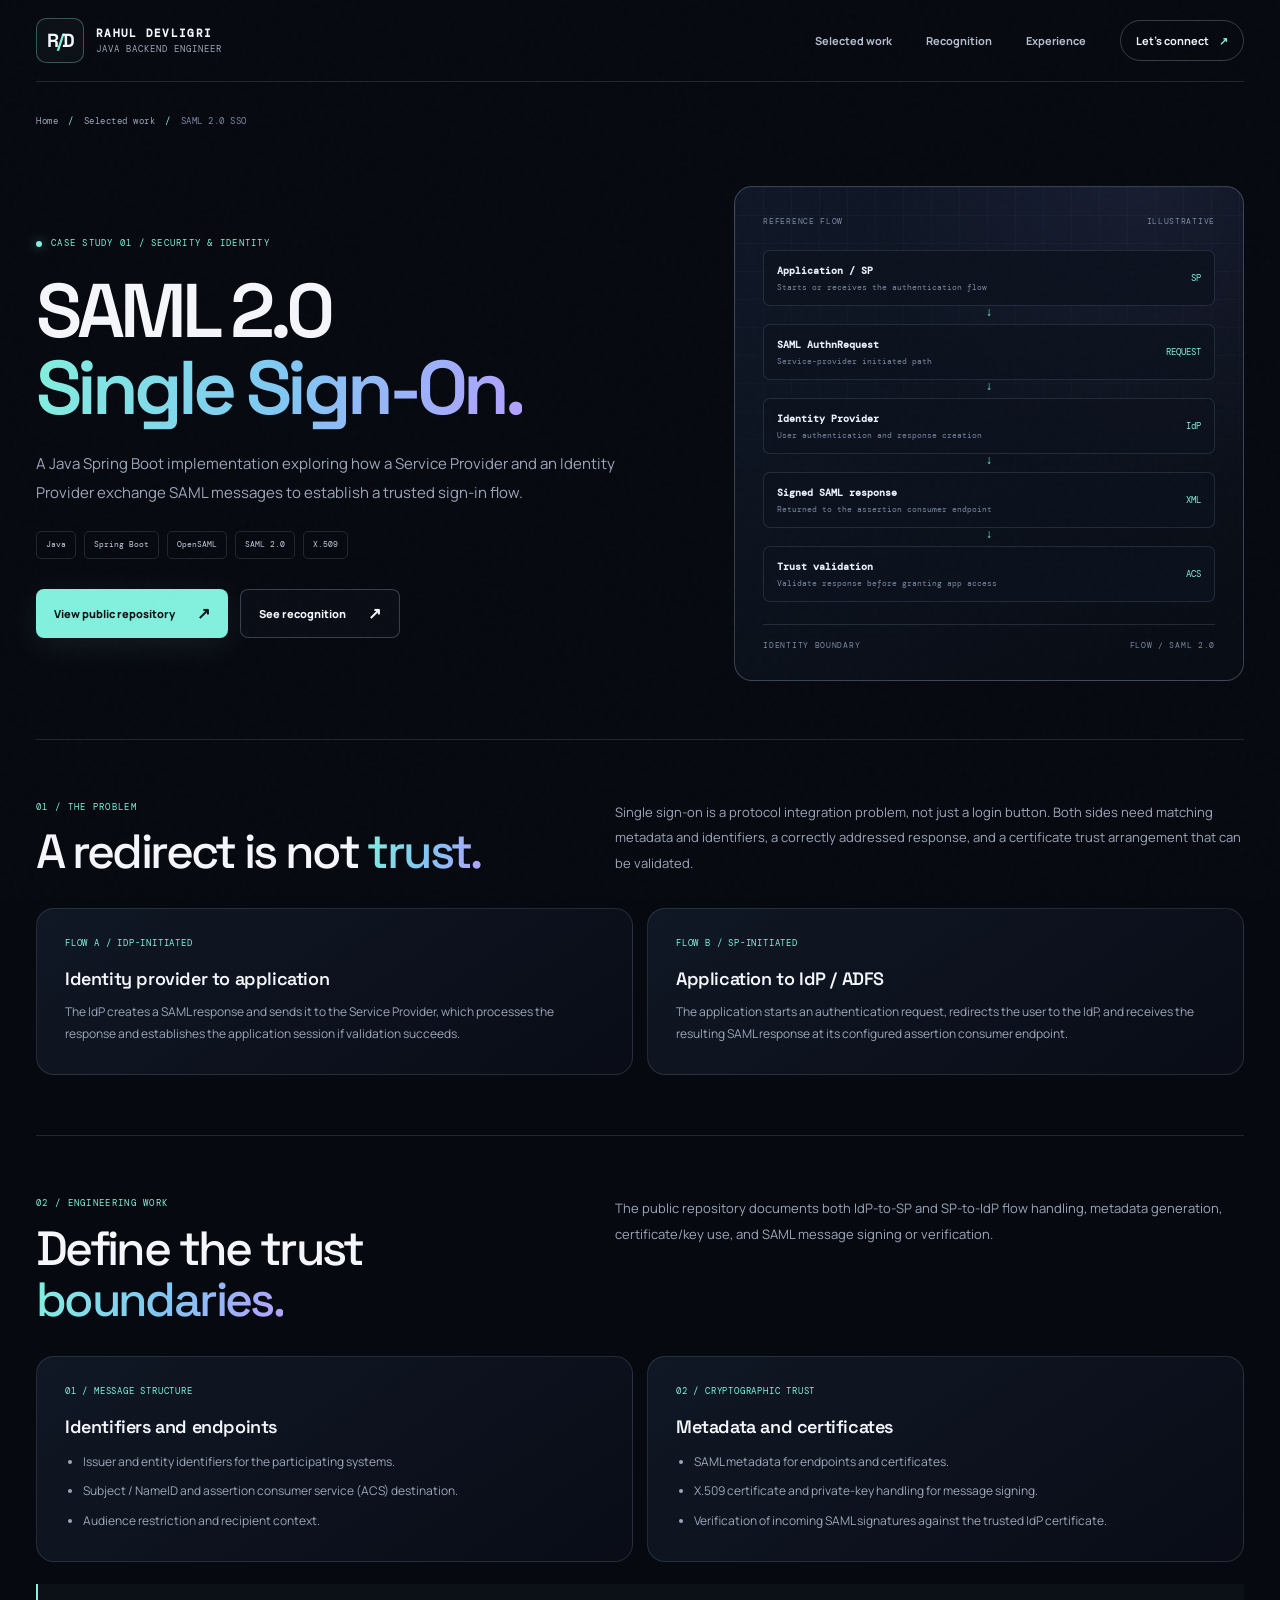
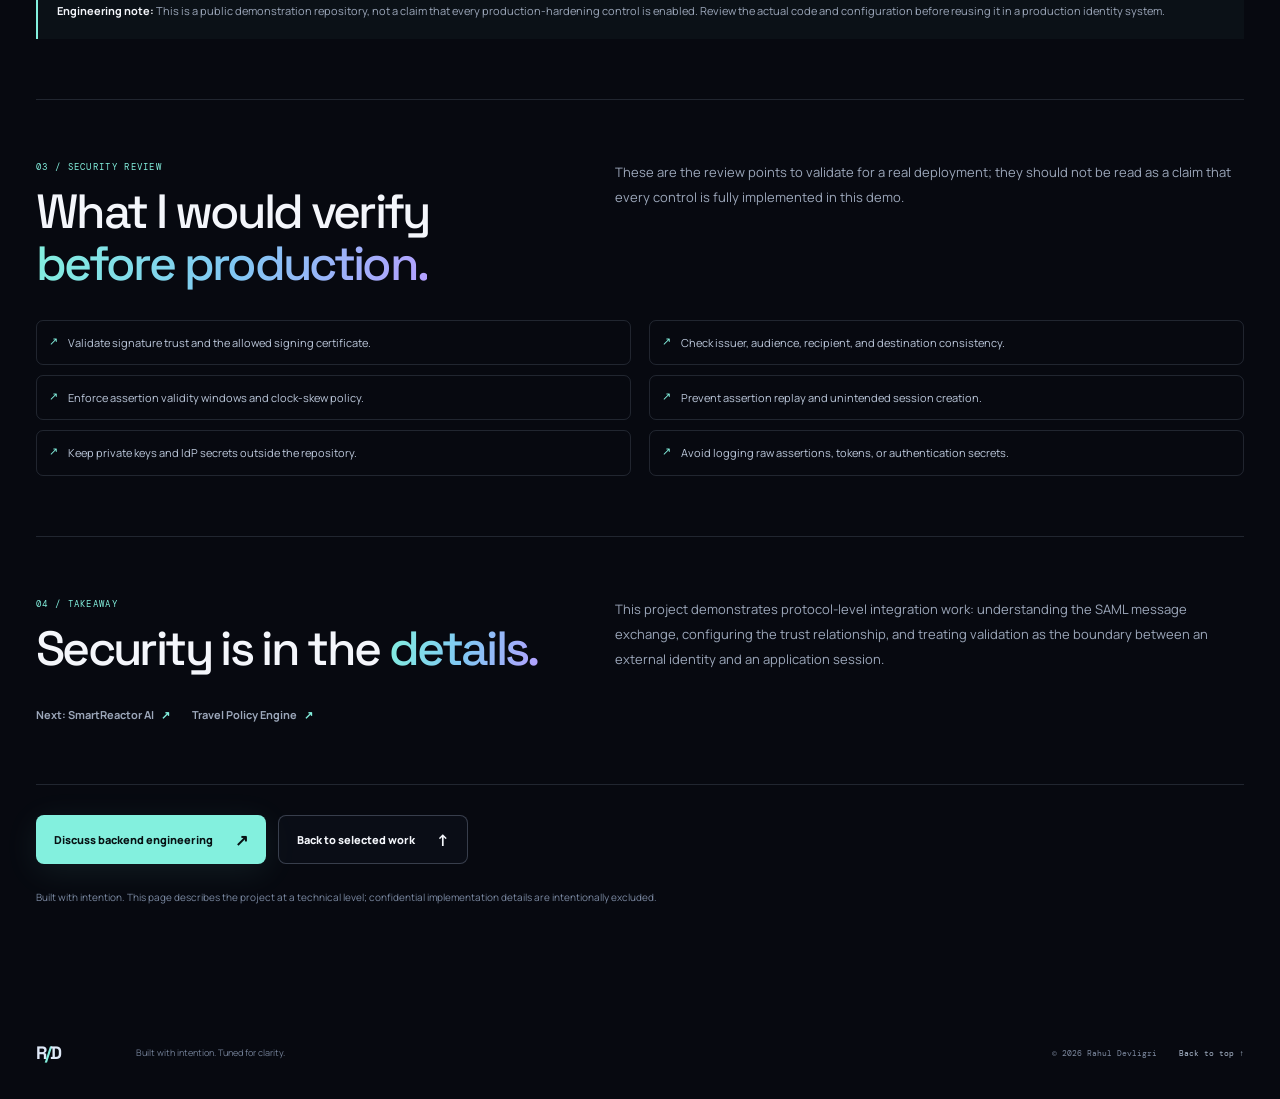
<file: projects/saml-2-sso.html>
<!doctype html>
<html lang="en">
<head>
  <meta charset="utf-8">
  <meta name="viewport" content="width=device-width, initial-scale=1">
  <meta name="theme-color" content="#070910">
  <meta name="description" content="A Java Spring Boot case study of SAML 2.0 single sign-on, Identity Provider and Service Provider flows, metadata, certificates, and trust validation.">
  <meta name="author" content="Rahul Devligri">
  <meta name="robots" content="index, follow">
  <link rel="canonical" href="https://rahuldevligri.github.io/projects/saml-2-sso.html">
  <meta property="og:type" content="article">
  <meta property="og:title" content="SAML 2.0 SSO with Spring Boot | Rahul Devligri">
  <meta property="og:description" content="A Java Spring Boot case study of SAML 2.0 single sign-on, Identity Provider and Service Provider flows, metadata, certificates, and trust validation.">
  <meta property="og:url" content="https://rahuldevligri.github.io/projects/saml-2-sso.html">
  <meta property="og:image" content="https://rahuldevligri.github.io/assets/og-card.png">
  <meta property="og:image:alt" content="Rahul Devligri — Java Backend Engineer">
  <meta name="twitter:card" content="summary_large_image">
  <meta name="twitter:title" content="SAML 2.0 SSO with Spring Boot | Rahul Devligri">
  <meta name="twitter:description" content="A Java Spring Boot case study of SAML 2.0 single sign-on, Identity Provider and Service Provider flows, metadata, certificates, and trust validation.">
  <meta name="twitter:image" content="https://rahuldevligri.github.io/assets/og-card.png">
  <title>SAML 2.0 SSO with Spring Boot | Rahul Devligri</title>
  <link rel="icon" type="image/png" sizes="180x180" href="../assets/rahul-avatar.png?v=5">
  <link rel="apple-touch-icon" sizes="180x180" href="../assets/rahul-avatar.png?v=5">
  <link rel="preconnect" href="https://fonts.googleapis.com">
  <link rel="preconnect" href="https://fonts.gstatic.com" crossorigin>
  <link href="https://fonts.googleapis.com/css2?family=DM+Mono:wght@400;500&family=Manrope:wght@400;500;600;700;800&family=Space+Grotesk:wght@400;500;600;700&display=swap" rel="stylesheet">
  <link rel="stylesheet" href="../styles.css">
  <script type="application/ld+json">{"@context":"https://schema.org","@type":"TechArticle","headline":"SAML 2.0 Single Sign-On with Spring Boot","description":"Technical case study describing SAML 2.0 single sign-on flows, metadata, X.509 certificates, and validation boundaries in a Java Spring Boot project.","mainEntityOfPage":"https://rahuldevligri.github.io/projects/saml-2-sso.html","author":{"@type":"Person","name":"Rahul Devligri","url":"https://rahuldevligri.github.io/","sameAs":["https://github.com/rahuldevligri","https://www.linkedin.com/in/rahuldevligri/"]},"image":"https://rahuldevligri.github.io/assets/og-card.png","keywords":"Java, Spring Boot, SAML 2.0, OpenSAML, SSO, Identity Provider, Service Provider, X.509","inLanguage":"en"}</script>
</head>
<body>
  <div class="noise" aria-hidden="true"></div>
  <div class="scroll-progress" aria-hidden="true"><span id="progress-bar"></span></div>
  <header class="nav-wrap">
    <a class="identity" href="../index.html#top" aria-label="Rahul Devligri, home"><span class="identity-mark">R<span>/</span>D</span><span class="identity-text"><b>RAHUL DEVLIGRI</b><small>JAVA BACKEND ENGINEER</small></span></a>
    <button class="menu-button" aria-label="Open navigation" aria-expanded="false" aria-controls="main-nav"><span></span><span></span></button>
    <nav id="main-nav" aria-label="Main navigation"><a href="../index.html#work">Selected work</a><a href="../index.html#recognition">Recognition</a><a href="../index.html#experience">Experience</a><a class="nav-cta" href="../index.html#contact">Let's connect <span>↗</span></a></nav>
  </header>
  <main class="study-page" id="top">

    <nav class="study-breadcrumb" aria-label="Breadcrumb"><a href="../index.html">Home</a><span aria-hidden="true">/</span><a href="../index.html#work">Selected work</a><span aria-hidden="true">/</span><span aria-current="page">SAML 2.0 SSO</span></nav>
    <section class="study-hero" aria-labelledby="study-title">
      <div class="reveal">
        <p class="study-kicker">CASE STUDY 01 / SECURITY & IDENTITY</p>
        <h1 id="study-title">SAML 2.0<br><em>Single Sign-On.</em></h1>
        <p class="study-lede">A Java Spring Boot implementation exploring how a Service Provider and an Identity Provider exchange SAML messages to establish a trusted sign-in flow.</p>
        <div class="study-labels"><span>Java</span><span>Spring Boot</span><span>OpenSAML</span><span>SAML 2.0</span><span>X.509</span></div>
        <div class="study-cta-row"><a class="button primary" href="https://github.com/rahuldevligri/sso_implementation" target="_blank" rel="noopener noreferrer">View public repository <span>↗</span></a><a class="button ghost" href="../index.html#recognition">See recognition <span>↗</span></a></div>
      </div>
      <div class="study-visual reveal" role="img" aria-label="Illustrative system flow diagram">
      <div class="study-visual-head"><span>REFERENCE FLOW</span><span>ILLUSTRATIVE</span></div>
      <div class="study-flow"><div class="study-flow-node"><span><strong>Application / SP</strong><small>Starts or receives the authentication flow</small></span><b>SP</b></div><div class="study-flow-connector" aria-hidden="true">↓</div><div class="study-flow-node"><span><strong>SAML AuthnRequest</strong><small>Service-provider initiated path</small></span><b>REQUEST</b></div><div class="study-flow-connector" aria-hidden="true">↓</div><div class="study-flow-node"><span><strong>Identity Provider</strong><small>User authentication and response creation</small></span><b>IdP</b></div><div class="study-flow-connector" aria-hidden="true">↓</div><div class="study-flow-node"><span><strong>Signed SAML response</strong><small>Returned to the assertion consumer endpoint</small></span><b>XML</b></div><div class="study-flow-connector" aria-hidden="true">↓</div><div class="study-flow-node"><span><strong>Trust validation</strong><small>Validate response before granting app access</small></span><b>ACS</b></div></div>
      <div class="study-visual-foot"><span>IDENTITY BOUNDARY</span><span>FLOW / SAML 2.0</span></div>
    </div>
    </section>
    <section class="study-section" aria-labelledby="challenge-title">
      <div class="study-section-heading"><div><span class="study-overline">01 / THE PROBLEM</span><h2 id="challenge-title">A redirect is not <em>trust.</em></h2></div><p>Single sign-on is a protocol integration problem, not just a login button. Both sides need matching metadata and identifiers, a correctly addressed response, and a certificate trust arrangement that can be validated.</p></div>
      <div class="study-grid">
        <article class="study-card"><span class="study-card-index">FLOW A / IDP-INITIATED</span><h3>Identity provider to application</h3><p>The IdP creates a SAML response and sends it to the Service Provider, which processes the response and establishes the application session if validation succeeds.</p></article>
        <article class="study-card"><span class="study-card-index">FLOW B / SP-INITIATED</span><h3>Application to IdP / ADFS</h3><p>The application starts an authentication request, redirects the user to the IdP, and receives the resulting SAML response at its configured assertion consumer endpoint.</p></article>
      </div>
    </section>
    <section class="study-section" aria-labelledby="implementation-title">
      <div class="study-section-heading"><div><span class="study-overline">02 / ENGINEERING WORK</span><h2 id="implementation-title">Define the trust <em>boundaries.</em></h2></div><p>The public repository documents both IdP-to-SP and SP-to-IdP flow handling, metadata generation, certificate/key use, and SAML message signing or verification.</p></div>
      <div class="study-grid">
        <article class="study-card"><span class="study-card-index">01 / MESSAGE STRUCTURE</span><h3>Identifiers and endpoints</h3><ul><li>Issuer and entity identifiers for the participating systems.</li><li>Subject / NameID and assertion consumer service (ACS) destination.</li><li>Audience restriction and recipient context.</li></ul></article>
        <article class="study-card"><span class="study-card-index">02 / CRYPTOGRAPHIC TRUST</span><h3>Metadata and certificates</h3><ul><li>SAML metadata for endpoints and certificates.</li><li>X.509 certificate and private-key handling for message signing.</li><li>Verification of incoming SAML signatures against the trusted IdP certificate.</li></ul></article>
      </div>
      <div class="study-callout"><strong>Engineering note:</strong> This is a public demonstration repository, not a claim that every production-hardening control is enabled. Review the actual code and configuration before reusing it in a production identity system.</div>
    </section>
    <section class="study-section" aria-labelledby="hardening-title">
      <div class="study-section-heading"><div><span class="study-overline">03 / SECURITY REVIEW</span><h2 id="hardening-title">What I would verify <em>before production.</em></h2></div><p>These are the review points to validate for a real deployment; they should not be read as a claim that every control is fully implemented in this demo.</p></div>
      <ul class="study-checklist"><li>Validate signature trust and the allowed signing certificate.</li><li>Check issuer, audience, recipient, and destination consistency.</li><li>Enforce assertion validity windows and clock-skew policy.</li><li>Prevent assertion replay and unintended session creation.</li><li>Keep private keys and IdP secrets outside the repository.</li><li>Avoid logging raw assertions, tokens, or authentication secrets.</li></ul>
    </section>
    <section class="study-section" aria-labelledby="takeaway-title"><div class="study-section-heading"><div><span class="study-overline">04 / TAKEAWAY</span><h2 id="takeaway-title">Security is in the <em>details.</em></h2></div><p>This project demonstrates protocol-level integration work: understanding the SAML message exchange, configuring the trust relationship, and treating validation as the boundary between an external identity and an application session.</p></div><div class="study-related"><a href="smartreactor-ai.html">Next: SmartReactor AI <span>↗</span></a><a href="travel-policy-engine.html">Travel Policy Engine <span>↗</span></a></div></section>

    <div class="study-cta-row">
      <a class="button primary" href="../index.html#contact">Discuss backend engineering <span>↗</span></a>
      <a class="button ghost" href="../index.html#work">Back to selected work <span>↑</span></a>
    </div>
    <p class="study-footer-note">Built with intention. This page describes the project at a technical level; confidential implementation details are intentionally excluded.</p>
  </main>
  <footer class="footer"><a class="footer-logo" href="../index.html#top">R<span>/</span>D</a><p>Built with intention. Tuned for clarity.</p><div><span>© <span id="year"></span> Rahul Devligri</span><a href="#top">Back to top ↑</a></div></footer>
  <script src="../script.js" defer></script>
</body>
</html>
</file>
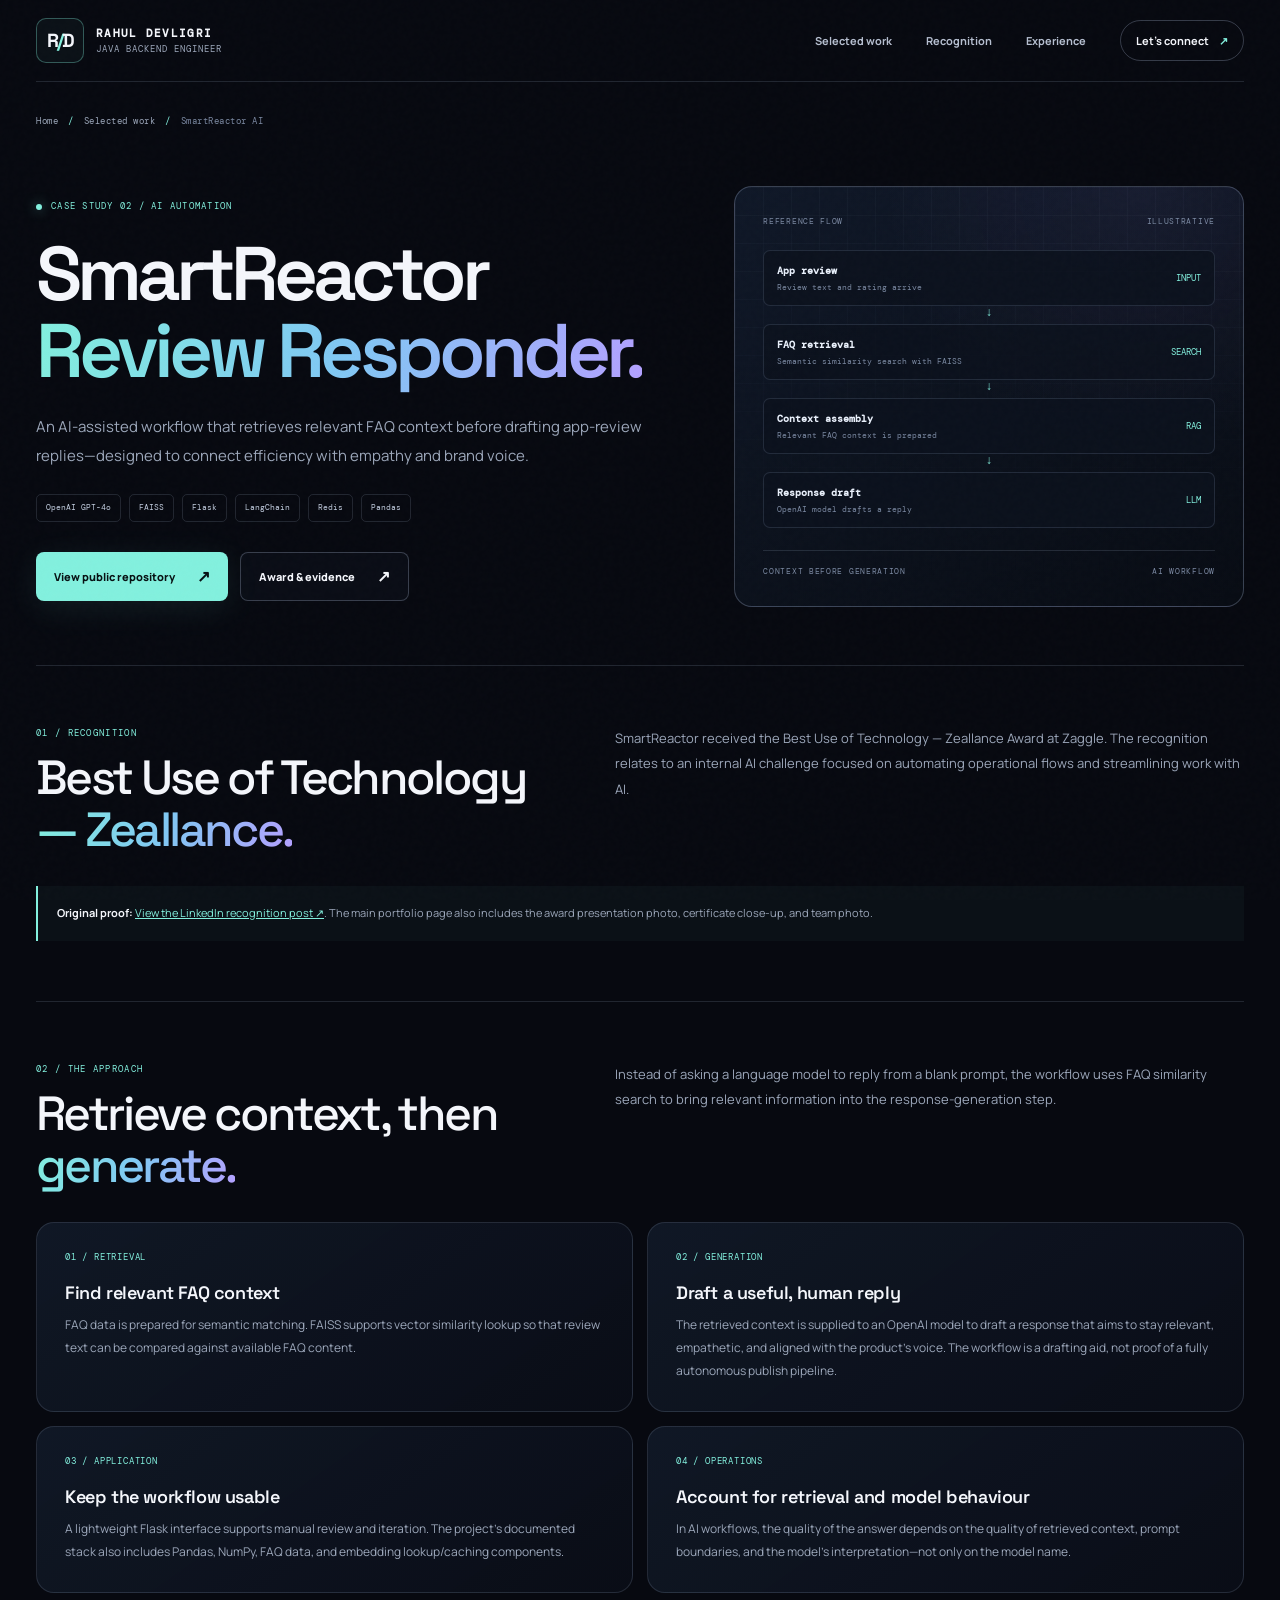
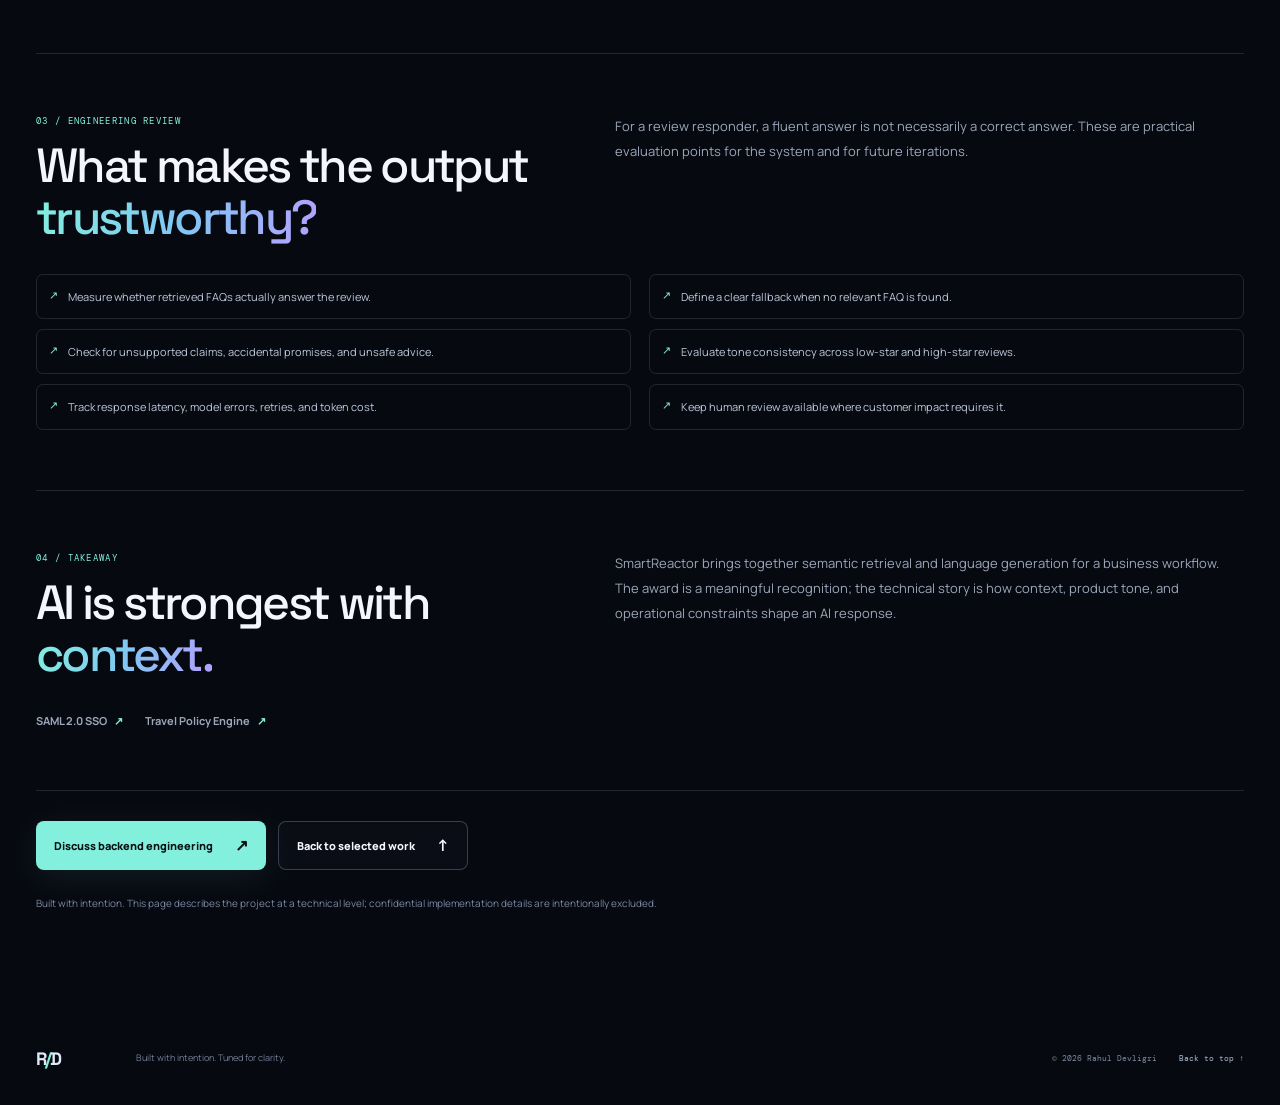
<file: projects/smartreactor-ai.html>
<!doctype html>
<html lang="en">
<head>
  <meta charset="utf-8">
  <meta name="viewport" content="width=device-width, initial-scale=1">
  <meta name="theme-color" content="#070910">
  <meta name="description" content="An AI-assisted app-review workflow using semantic FAQ retrieval, FAISS, OpenAI models, and Flask to draft relevant, empathetic responses. Recognized with Zaggle’s Best Use of Technology — Zeallance Award.">
  <meta name="author" content="Rahul Devligri">
  <meta name="robots" content="index, follow">
  <link rel="canonical" href="https://rahuldevligri.github.io/projects/smartreactor-ai.html">
  <meta property="og:type" content="article">
  <meta property="og:title" content="SmartReactor AI Review Responder | Rahul Devligri">
  <meta property="og:description" content="An AI-assisted app-review workflow using semantic FAQ retrieval, FAISS, OpenAI models, and Flask to draft relevant, empathetic responses. Recognized with Zaggle’s Best Use of Technology — Zeallance Award.">
  <meta property="og:url" content="https://rahuldevligri.github.io/projects/smartreactor-ai.html">
  <meta property="og:image" content="https://rahuldevligri.github.io/assets/og-card.png">
  <meta property="og:image:alt" content="Rahul Devligri — Java Backend Engineer">
  <meta name="twitter:card" content="summary_large_image">
  <meta name="twitter:title" content="SmartReactor AI Review Responder | Rahul Devligri">
  <meta name="twitter:description" content="An AI-assisted app-review workflow using semantic FAQ retrieval, FAISS, OpenAI models, and Flask to draft relevant, empathetic responses. Recognized with Zaggle’s Best Use of Technology — Zeallance Award.">
  <meta name="twitter:image" content="https://rahuldevligri.github.io/assets/og-card.png">
  <title>SmartReactor AI Review Responder | Rahul Devligri</title>
  <link rel="icon" type="image/png" sizes="180x180" href="../assets/rahul-avatar.png?v=5">
  <link rel="apple-touch-icon" sizes="180x180" href="../assets/rahul-avatar.png?v=5">
  <link rel="preconnect" href="https://fonts.googleapis.com">
  <link rel="preconnect" href="https://fonts.gstatic.com" crossorigin>
  <link href="https://fonts.googleapis.com/css2?family=DM+Mono:wght@400;500&family=Manrope:wght@400;500;600;700;800&family=Space+Grotesk:wght@400;500;600;700&display=swap" rel="stylesheet">
  <link rel="stylesheet" href="../styles.css">
  <script type="application/ld+json">{"@context":"https://schema.org","@type":"TechArticle","headline":"SmartReactor AI Review Responder","description":"Case study of an AI-assisted app-review responder that retrieves relevant FAQ context before drafting customer review replies; recognized with the Best Use of Technology Zeallance Award at Zaggle.","mainEntityOfPage":"https://rahuldevligri.github.io/projects/smartreactor-ai.html","author":{"@type":"Person","name":"Rahul Devligri","url":"https://rahuldevligri.github.io/","sameAs":["https://github.com/rahuldevligri","https://www.linkedin.com/in/rahuldevligri/"]},"image":"https://rahuldevligri.github.io/assets/og-card.png","keywords":"AI review responder, OpenAI GPT-4o, FAISS, Flask, LangChain, Redis, Pandas, semantic search","inLanguage":"en"}</script>
</head>
<body>
  <div class="noise" aria-hidden="true"></div>
  <div class="scroll-progress" aria-hidden="true"><span id="progress-bar"></span></div>
  <header class="nav-wrap">
    <a class="identity" href="../index.html#top" aria-label="Rahul Devligri, home"><span class="identity-mark">R<span>/</span>D</span><span class="identity-text"><b>RAHUL DEVLIGRI</b><small>JAVA BACKEND ENGINEER</small></span></a>
    <button class="menu-button" aria-label="Open navigation" aria-expanded="false" aria-controls="main-nav"><span></span><span></span></button>
    <nav id="main-nav" aria-label="Main navigation"><a href="../index.html#work">Selected work</a><a href="../index.html#recognition">Recognition</a><a href="../index.html#experience">Experience</a><a class="nav-cta" href="../index.html#contact">Let's connect <span>↗</span></a></nav>
  </header>
  <main class="study-page" id="top">

    <nav class="study-breadcrumb" aria-label="Breadcrumb"><a href="../index.html">Home</a><span aria-hidden="true">/</span><a href="../index.html#work">Selected work</a><span aria-hidden="true">/</span><span aria-current="page">SmartReactor AI</span></nav>
    <section class="study-hero" aria-labelledby="study-title">
      <div class="reveal">
        <p class="study-kicker">CASE STUDY 02 / AI AUTOMATION</p>
        <h1 id="study-title">SmartReactor<br><em>Review Responder.</em></h1>
        <p class="study-lede">An AI-assisted workflow that retrieves relevant FAQ context before drafting app-review replies—designed to connect efficiency with empathy and brand voice.</p>
        <div class="study-labels"><span>OpenAI GPT-4o</span><span>FAISS</span><span>Flask</span><span>LangChain</span><span>Redis</span><span>Pandas</span></div>
        <div class="study-cta-row"><a class="button primary" href="https://github.com/rahuldevligri/Zaggle_App_SmartReactor" target="_blank" rel="noopener noreferrer">View public repository <span>↗</span></a><a class="button ghost" href="../index.html#recognition">Award & evidence <span>↗</span></a></div>
      </div>
      <div class="study-visual reveal" role="img" aria-label="Illustrative system flow diagram">
      <div class="study-visual-head"><span>REFERENCE FLOW</span><span>ILLUSTRATIVE</span></div>
      <div class="study-flow"><div class="study-flow-node"><span><strong>App review</strong><small>Review text and rating arrive</small></span><b>INPUT</b></div><div class="study-flow-connector" aria-hidden="true">↓</div><div class="study-flow-node"><span><strong>FAQ retrieval</strong><small>Semantic similarity search with FAISS</small></span><b>SEARCH</b></div><div class="study-flow-connector" aria-hidden="true">↓</div><div class="study-flow-node"><span><strong>Context assembly</strong><small>Relevant FAQ context is prepared</small></span><b>RAG</b></div><div class="study-flow-connector" aria-hidden="true">↓</div><div class="study-flow-node"><span><strong>Response draft</strong><small>OpenAI model drafts a reply</small></span><b>LLM</b></div></div>
      <div class="study-visual-foot"><span>CONTEXT BEFORE GENERATION</span><span>AI WORKFLOW</span></div>
    </div>
    </section>
    <section class="study-section" aria-labelledby="recognition-title">
      <div class="study-section-heading"><div><span class="study-overline">01 / RECOGNITION</span><h2 id="recognition-title">Best Use of Technology <em>— Zeallance.</em></h2></div><p>SmartReactor received the Best Use of Technology — Zeallance Award at Zaggle. The recognition relates to an internal AI challenge focused on automating operational flows and streamlining work with AI.</p></div>
      <div class="study-callout"><strong>Original proof:</strong> <a href="https://lnkd.in/p/g4TcVJyq" target="_blank" rel="noopener noreferrer" style="color:var(--aqua);text-decoration:underline">View the LinkedIn recognition post ↗</a>. The main portfolio page also includes the award presentation photo, certificate close-up, and team photo.</div>
    </section>
    <section class="study-section" aria-labelledby="approach-title">
      <div class="study-section-heading"><div><span class="study-overline">02 / THE APPROACH</span><h2 id="approach-title">Retrieve context, then <em>generate.</em></h2></div><p>Instead of asking a language model to reply from a blank prompt, the workflow uses FAQ similarity search to bring relevant information into the response-generation step.</p></div>
      <div class="study-grid">
        <article class="study-card"><span class="study-card-index">01 / RETRIEVAL</span><h3>Find relevant FAQ context</h3><p>FAQ data is prepared for semantic matching. FAISS supports vector similarity lookup so that review text can be compared against available FAQ content.</p></article>
        <article class="study-card"><span class="study-card-index">02 / GENERATION</span><h3>Draft a useful, human reply</h3><p>The retrieved context is supplied to an OpenAI model to draft a response that aims to stay relevant, empathetic, and aligned with the product’s voice. The workflow is a drafting aid, not proof of a fully autonomous publish pipeline.</p></article>
        <article class="study-card"><span class="study-card-index">03 / APPLICATION</span><h3>Keep the workflow usable</h3><p>A lightweight Flask interface supports manual review and iteration. The project’s documented stack also includes Pandas, NumPy, FAQ data, and embedding lookup/caching components.</p></article>
        <article class="study-card"><span class="study-card-index">04 / OPERATIONS</span><h3>Account for retrieval and model behaviour</h3><p>In AI workflows, the quality of the answer depends on the quality of retrieved context, prompt boundaries, and the model’s interpretation—not only on the model name.</p></article>
      </div>
    </section>
    <section class="study-section" aria-labelledby="evaluation-title">
      <div class="study-section-heading"><div><span class="study-overline">03 / ENGINEERING REVIEW</span><h2 id="evaluation-title">What makes the output <em>trustworthy?</em></h2></div><p>For a review responder, a fluent answer is not necessarily a correct answer. These are practical evaluation points for the system and for future iterations.</p></div>
      <ul class="study-checklist"><li>Measure whether retrieved FAQs actually answer the review.</li><li>Define a clear fallback when no relevant FAQ is found.</li><li>Check for unsupported claims, accidental promises, and unsafe advice.</li><li>Evaluate tone consistency across low-star and high-star reviews.</li><li>Track response latency, model errors, retries, and token cost.</li><li>Keep human review available where customer impact requires it.</li></ul>
    </section>
    <section class="study-section" aria-labelledby="takeaway-title"><div class="study-section-heading"><div><span class="study-overline">04 / TAKEAWAY</span><h2 id="takeaway-title">AI is strongest with <em>context.</em></h2></div><p>SmartReactor brings together semantic retrieval and language generation for a business workflow. The award is a meaningful recognition; the technical story is how context, product tone, and operational constraints shape an AI response.</p></div><div class="study-related"><a href="saml-2-sso.html">SAML 2.0 SSO <span>↗</span></a><a href="travel-policy-engine.html">Travel Policy Engine <span>↗</span></a></div></section>

    <div class="study-cta-row">
      <a class="button primary" href="../index.html#contact">Discuss backend engineering <span>↗</span></a>
      <a class="button ghost" href="../index.html#work">Back to selected work <span>↑</span></a>
    </div>
    <p class="study-footer-note">Built with intention. This page describes the project at a technical level; confidential implementation details are intentionally excluded.</p>
  </main>
  <footer class="footer"><a class="footer-logo" href="../index.html#top">R<span>/</span>D</a><p>Built with intention. Tuned for clarity.</p><div><span>© <span id="year"></span> Rahul Devligri</span><a href="#top">Back to top ↑</a></div></footer>
  <script src="../script.js" defer></script>
</body>
</html>
</file>
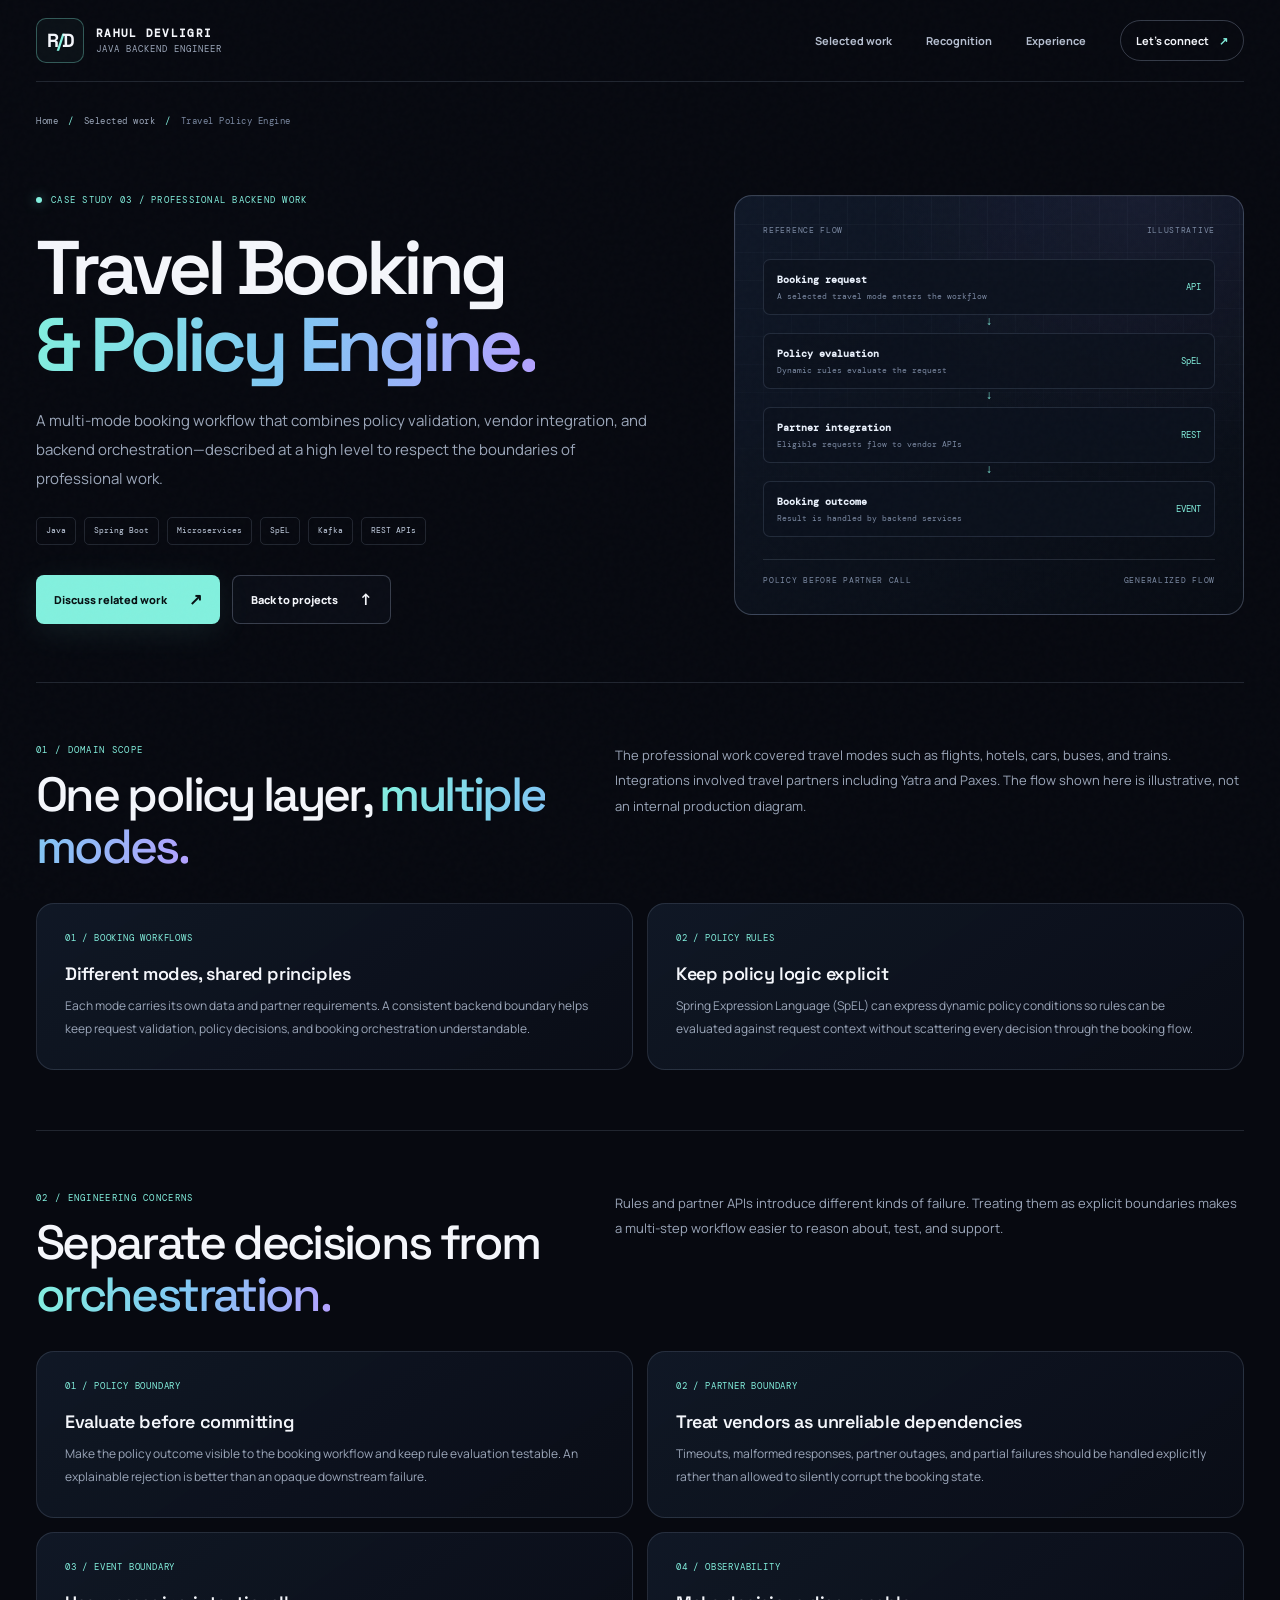
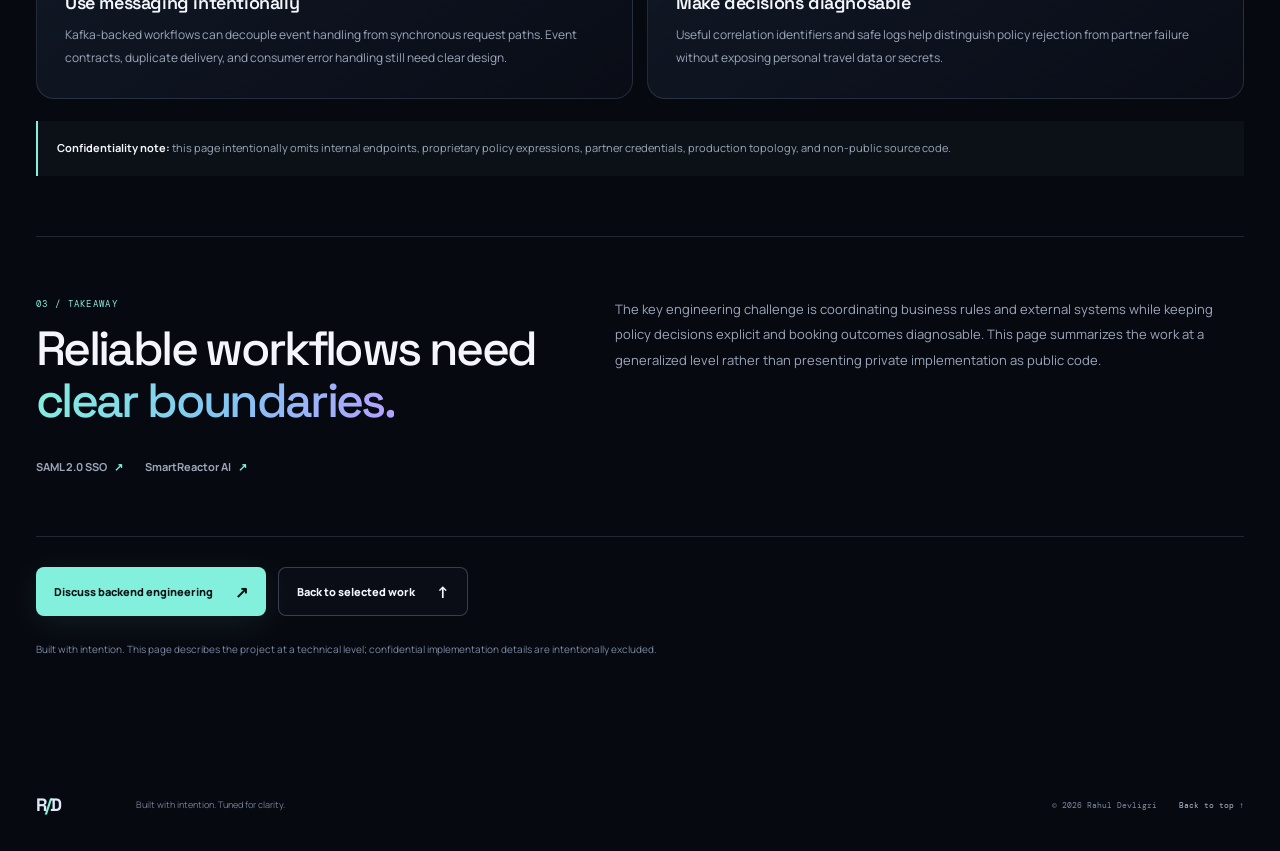
<file: projects/travel-policy-engine.html>
<!doctype html>
<html lang="en">
<head>
  <meta charset="utf-8">
  <meta name="viewport" content="width=device-width, initial-scale=1">
  <meta name="theme-color" content="#070910">
  <meta name="description" content="A generalized Java Spring Boot case study covering multi-mode travel workflows, SpEL-based policy validation, partner integrations, and event-driven backend services.">
  <meta name="author" content="Rahul Devligri">
  <meta name="robots" content="index, follow">
  <link rel="canonical" href="https://rahuldevligri.github.io/projects/travel-policy-engine.html">
  <meta property="og:type" content="article">
  <meta property="og:title" content="Travel Booking Policy Engine | Rahul Devligri">
  <meta property="og:description" content="A generalized Java Spring Boot case study covering multi-mode travel workflows, SpEL-based policy validation, partner integrations, and event-driven backend services.">
  <meta property="og:url" content="https://rahuldevligri.github.io/projects/travel-policy-engine.html">
  <meta property="og:image" content="https://rahuldevligri.github.io/assets/og-card.png">
  <meta property="og:image:alt" content="Rahul Devligri — Java Backend Engineer">
  <meta name="twitter:card" content="summary_large_image">
  <meta name="twitter:title" content="Travel Booking Policy Engine | Rahul Devligri">
  <meta name="twitter:description" content="A generalized Java Spring Boot case study covering multi-mode travel workflows, SpEL-based policy validation, partner integrations, and event-driven backend services.">
  <meta name="twitter:image" content="https://rahuldevligri.github.io/assets/og-card.png">
  <title>Travel Booking Policy Engine | Rahul Devligri</title>
  <link rel="icon" type="image/png" sizes="180x180" href="../assets/rahul-avatar.png?v=5">
  <link rel="apple-touch-icon" sizes="180x180" href="../assets/rahul-avatar.png?v=5">
  <link rel="preconnect" href="https://fonts.googleapis.com">
  <link rel="preconnect" href="https://fonts.gstatic.com" crossorigin>
  <link href="https://fonts.googleapis.com/css2?family=DM+Mono:wght@400;500&family=Manrope:wght@400;500;600;700;800&family=Space+Grotesk:wght@400;500;600;700&display=swap" rel="stylesheet">
  <link rel="stylesheet" href="../styles.css">
  <script type="application/ld+json">{"@context":"https://schema.org","@type":"TechArticle","headline":"Travel Booking and Policy Engine","description":"A high-level case study of professional backend work involving multi-mode travel booking workflows, dynamic policy validation with Spring Expression Language, partner integrations, and Kafka-based messaging.","mainEntityOfPage":"https://rahuldevligri.github.io/projects/travel-policy-engine.html","author":{"@type":"Person","name":"Rahul Devligri","url":"https://rahuldevligri.github.io/","sameAs":["https://github.com/rahuldevligri","https://www.linkedin.com/in/rahuldevligri/"]},"image":"https://rahuldevligri.github.io/assets/og-card.png","keywords":"Java, Spring Boot, travel booking, SpEL, policy engine, Kafka, microservices, partner API integration","inLanguage":"en"}</script>
</head>
<body>
  <div class="noise" aria-hidden="true"></div>
  <div class="scroll-progress" aria-hidden="true"><span id="progress-bar"></span></div>
  <header class="nav-wrap">
    <a class="identity" href="../index.html#top" aria-label="Rahul Devligri, home"><span class="identity-mark">R<span>/</span>D</span><span class="identity-text"><b>RAHUL DEVLIGRI</b><small>JAVA BACKEND ENGINEER</small></span></a>
    <button class="menu-button" aria-label="Open navigation" aria-expanded="false" aria-controls="main-nav"><span></span><span></span></button>
    <nav id="main-nav" aria-label="Main navigation"><a href="../index.html#work">Selected work</a><a href="../index.html#recognition">Recognition</a><a href="../index.html#experience">Experience</a><a class="nav-cta" href="../index.html#contact">Let's connect <span>↗</span></a></nav>
  </header>
  <main class="study-page" id="top">

    <nav class="study-breadcrumb" aria-label="Breadcrumb"><a href="../index.html">Home</a><span aria-hidden="true">/</span><a href="../index.html#work">Selected work</a><span aria-hidden="true">/</span><span aria-current="page">Travel Policy Engine</span></nav>
    <section class="study-hero" aria-labelledby="study-title">
      <div class="reveal">
        <p class="study-kicker">CASE STUDY 03 / PROFESSIONAL BACKEND WORK</p>
        <h1 id="study-title">Travel Booking<br><em>& Policy Engine.</em></h1>
        <p class="study-lede">A multi-mode booking workflow that combines policy validation, vendor integration, and backend orchestration—described at a high level to respect the boundaries of professional work.</p>
        <div class="study-labels"><span>Java</span><span>Spring Boot</span><span>Microservices</span><span>SpEL</span><span>Kafka</span><span>REST APIs</span></div>
        <div class="study-cta-row"><a class="button primary" href="../index.html#contact">Discuss related work <span>↗</span></a><a class="button ghost" href="../index.html#work">Back to projects <span>↑</span></a></div>
      </div>
      <div class="study-visual reveal" role="img" aria-label="Illustrative system flow diagram">
      <div class="study-visual-head"><span>REFERENCE FLOW</span><span>ILLUSTRATIVE</span></div>
      <div class="study-flow"><div class="study-flow-node"><span><strong>Booking request</strong><small>A selected travel mode enters the workflow</small></span><b>API</b></div><div class="study-flow-connector" aria-hidden="true">↓</div><div class="study-flow-node"><span><strong>Policy evaluation</strong><small>Dynamic rules evaluate the request</small></span><b>SpEL</b></div><div class="study-flow-connector" aria-hidden="true">↓</div><div class="study-flow-node"><span><strong>Partner integration</strong><small>Eligible requests flow to vendor APIs</small></span><b>REST</b></div><div class="study-flow-connector" aria-hidden="true">↓</div><div class="study-flow-node"><span><strong>Booking outcome</strong><small>Result is handled by backend services</small></span><b>EVENT</b></div></div>
      <div class="study-visual-foot"><span>POLICY BEFORE PARTNER CALL</span><span>GENERALIZED FLOW</span></div>
    </div>
    </section>
    <section class="study-section" aria-labelledby="scope-title">
      <div class="study-section-heading"><div><span class="study-overline">01 / DOMAIN SCOPE</span><h2 id="scope-title">One policy layer, <em>multiple modes.</em></h2></div><p>The professional work covered travel modes such as flights, hotels, cars, buses, and trains. Integrations involved travel partners including Yatra and Paxes. The flow shown here is illustrative, not an internal production diagram.</p></div>
      <div class="study-grid">
        <article class="study-card"><span class="study-card-index">01 / BOOKING WORKFLOWS</span><h3>Different modes, shared principles</h3><p>Each mode carries its own data and partner requirements. A consistent backend boundary helps keep request validation, policy decisions, and booking orchestration understandable.</p></article>
        <article class="study-card"><span class="study-card-index">02 / POLICY RULES</span><h3>Keep policy logic explicit</h3><p>Spring Expression Language (SpEL) can express dynamic policy conditions so rules can be evaluated against request context without scattering every decision through the booking flow.</p></article>
      </div>
    </section>
    <section class="study-section" aria-labelledby="engineering-title">
      <div class="study-section-heading"><div><span class="study-overline">02 / ENGINEERING CONCERNS</span><h2 id="engineering-title">Separate decisions from <em>orchestration.</em></h2></div><p>Rules and partner APIs introduce different kinds of failure. Treating them as explicit boundaries makes a multi-step workflow easier to reason about, test, and support.</p></div>
      <div class="study-grid">
        <article class="study-card"><span class="study-card-index">01 / POLICY BOUNDARY</span><h3>Evaluate before committing</h3><p>Make the policy outcome visible to the booking workflow and keep rule evaluation testable. An explainable rejection is better than an opaque downstream failure.</p></article>
        <article class="study-card"><span class="study-card-index">02 / PARTNER BOUNDARY</span><h3>Treat vendors as unreliable dependencies</h3><p>Timeouts, malformed responses, partner outages, and partial failures should be handled explicitly rather than allowed to silently corrupt the booking state.</p></article>
        <article class="study-card"><span class="study-card-index">03 / EVENT BOUNDARY</span><h3>Use messaging intentionally</h3><p>Kafka-backed workflows can decouple event handling from synchronous request paths. Event contracts, duplicate delivery, and consumer error handling still need clear design.</p></article>
        <article class="study-card"><span class="study-card-index">04 / OBSERVABILITY</span><h3>Make decisions diagnosable</h3><p>Useful correlation identifiers and safe logs help distinguish policy rejection from partner failure without exposing personal travel data or secrets.</p></article>
      </div>
      <div class="study-callout"><strong>Confidentiality note:</strong> this page intentionally omits internal endpoints, proprietary policy expressions, partner credentials, production topology, and non-public source code.</div>
    </section>
    <section class="study-section" aria-labelledby="takeaway-title"><div class="study-section-heading"><div><span class="study-overline">03 / TAKEAWAY</span><h2 id="takeaway-title">Reliable workflows need <em>clear boundaries.</em></h2></div><p>The key engineering challenge is coordinating business rules and external systems while keeping policy decisions explicit and booking outcomes diagnosable. This page summarizes the work at a generalized level rather than presenting private implementation as public code.</p></div><div class="study-related"><a href="saml-2-sso.html">SAML 2.0 SSO <span>↗</span></a><a href="smartreactor-ai.html">SmartReactor AI <span>↗</span></a></div></section>

    <div class="study-cta-row">
      <a class="button primary" href="../index.html#contact">Discuss backend engineering <span>↗</span></a>
      <a class="button ghost" href="../index.html#work">Back to selected work <span>↑</span></a>
    </div>
    <p class="study-footer-note">Built with intention. This page describes the project at a technical level; confidential implementation details are intentionally excluded.</p>
  </main>
  <footer class="footer"><a class="footer-logo" href="../index.html#top">R<span>/</span>D</a><p>Built with intention. Tuned for clarity.</p><div><span>© <span id="year"></span> Rahul Devligri</span><a href="#top">Back to top ↑</a></div></footer>
  <script src="../script.js" defer></script>
</body>
</html>
</file>
<file: styles.css>
:root {
  --bg:#070910;
  --bg2:#0c101b;
  --panel:#101625;
  --panel2:#141d2d;
  --ink:#f4f6fb;
  --muted:#9ca7ba;
  --dim:#7b89a2;
  --line:rgba(190,208,239,.14);
  --line2:rgba(190,208,239,.25);
  --aqua:#83f0de;
  --cyan:#64bfff;
  --violet:#a68cff;
  --orange:#ffbd78;
  --mono:'DM Mono',monospace;
  --display:'Space Grotesk',sans-serif;
  --body:'Manrope',sans-serif;
  --max:1220px;
  --radius:18px
}
* {
  box-sizing:border-box
}
html {
  scroll-behavior:smooth;
  scroll-padding-top:100px;
  background:var(--bg)
}
body {
  margin:0;
  background:var(--bg);
  color:var(--ink);
  font-family:var(--body);
  font-size:14px;
  line-height:1.75;
  overflow-x:hidden;
  -webkit-font-smoothing:antialiased
}
a {
  color:inherit;
  text-decoration:none
}
button {
  font:inherit;
  color:inherit
}
button,a {
  -webkit-tap-highlight-color:transparent
}
::selection {
  background:var(--aqua);
  color:#071016
}
:focus-visible {
  outline:2px solid var(--aqua);
  outline-offset:4px
}
.noise {
  position:fixed;
  inset:0;
  pointer-events:none;
  z-index:50;
  opacity:.027;
  background-image:url("data:image/svg+xml,%3Csvg viewBox='0 0 180 180' xmlns='http://www.w3.org/2000/svg'%3E%3Cfilter id='n'%3E%3CfeTurbulence type='fractalNoise' baseFrequency='.95' numOctaves='3' stitchTiles='stitch'/%3E%3C/filter%3E%3Crect width='100%25' height='100%25' filter='url(%23n)' opacity='.65'/%3E%3C/svg%3E")
}
.scroll-progress {
  position:fixed;
  left:0;
  right:0;
  top:0;
  height:2px;
  z-index:100;
  background:transparent
}
.scroll-progress span {
  display:block;
  width:100%;
  height:100%;
  transform:scaleX(0);
  transform-origin:left center;
  will-change:transform;
  background:linear-gradient(90deg,var(--aqua),var(--cyan),var(--violet));
  box-shadow:0 0 12px #83f0de77
}
.nav-wrap {
  height:82px;
  width:min(var(--max),calc(100% - 72px));
  margin:auto;
  display:flex;
  align-items:center;
  justify-content:space-between;
  position:relative;
  z-index:30;
  border-bottom:1px solid var(--line)
}
.identity {
  display:flex;
  align-items:center;
  gap:12px
}
.identity-mark {
  font:700 19px/1 var(--display);
  letter-spacing:-2px;
  border:1px solid #83f0de54;
  background:#83f0de09;
  padding:12px 10px;
  border-radius:10px
}
.identity-mark span {
  color:var(--aqua)
}
.identity-text {
  display:grid;
  gap:3px;
  line-height:1.2
}
.identity-text b {
  font:600 11px var(--mono);
  letter-spacing:1.3px
}
.identity-text small {
  color:var(--muted);
  font:9px var(--mono);
  letter-spacing:1px
}
.nav-wrap nav {
  display:flex;
  align-items:center;
  gap:34px
}
.nav-wrap nav a {
  font-size:11px;
  font-weight:700;
  color:#b6bfd0;
  transition:color .2s
}
.nav-wrap nav a:hover {
  color:var(--aqua)
}
.nav-wrap nav .nav-cta {
  border:1px solid var(--line2);
  border-radius:100px;
  padding:10px 15px;
  color:var(--ink)
}
.nav-cta span {
  color:var(--aqua);
  margin-left:8px
}
.menu-button {
  display:none;
  background:none;
  border:0
}
.hero {
  position:relative;
  min-height:calc(100vh - 82px);
  min-height:min(900px,calc(100svh - 82px));
  display:grid;
  grid-template-columns:1.03fr .97fr;
  align-items:center;
  padding:52px max(36px,calc((100vw - var(--max))/2));
  isolation:isolate
}
.hero-grid {
  position:absolute;
  inset:0;
  z-index:-3;
  background-image:linear-gradient(rgba(128,164,211,.035) 1px,transparent 1px),linear-gradient(90deg,rgba(128,164,211,.035) 1px,transparent 1px);
  background-size:56px 56px;
  mask-image:linear-gradient(90deg,#000,transparent 95%)
}
.hero:before {
  content:"";
  position:absolute;
  z-index:-2;
  top:-10%;
  left:-15%;
  width:60vw;
  height:60vw;
  background:radial-gradient(circle,#183e5435 0,transparent 68%);
  pointer-events:none
}
.hero-copy {
  position:relative;
  z-index:5;
  padding:30px 0 65px;
  max-width:610px
}
.eyebrow {
  display:flex;
  align-items:center;
  gap:11px;
  font:10px var(--mono);
  letter-spacing:1.35px;
  color:#d7e4f5
}
.pulse {
  width:7px;
  height:7px;
  background:var(--aqua);
  border-radius:50%;
  box-shadow:0 0 0 4px #83f0de16,0 0 18px #83f0de99;
  animation:pulse 2.2s ease-in-out infinite
}
.eyebrow i {
  height:15px;
  width:1px;
  background:var(--line2);
  margin:0 3px
}
.hero-kicker {
  font-size:clamp(17px,2vw,21px);
  color:#b7c1d2;
  margin:58px 0 0;
  letter-spacing:-.7px
}
.hero h1 {
  font:600 clamp(66px,8.4vw,120px)/.93 var(--display);
  letter-spacing:-.085em;
  margin:10px 0 26px;
  max-width:660px
}
.hero h1 em,.section h2 em,.work-heading h2 em,.experience-heading h2 em,.contact-main h2 em {
  font-style:normal;
  color:transparent;
  background:linear-gradient(105deg,var(--aqua) 0%,#80c8f3 50%,#b4a0ff 100%);
  background-clip:text;
  -webkit-background-clip:text
}
.hero-description {
  max-width:475px;
  color:#a4afc1;
  font-size:15px;
  line-height:1.95;
  margin:0
}
.hero-buttons {
  display:flex;
  flex-wrap:wrap;
  gap:12px;
  margin-top:32px
}
.button {
  display:inline-flex;
  align-items:center;
  justify-content:center;
  gap:22px;
  min-height:49px;
  border-radius:8px;
  padding:0 18px;
  font-size:11px;
  font-weight:800;
  transition:transform .2s,border-color .2s,background .2s
}
.button:hover {
  transform:translateY(-3px)
}
.button span {
  font-size:16px
}
.button.primary {
  background:var(--aqua);
  color:#071113;
  box-shadow:0 7px 34px #83f0de17
}
.button.primary:hover {
  background:#a4fff0;
  box-shadow:0 10px 35px #83f0de35
}
.button.ghost {
  border:1px solid var(--line2);
  background:#11172260
}
.button.ghost:hover {
  border-color:#83f0de66
}
.hero-socials {
  display:flex;
  gap:24px;
  margin-top:44px
}
.hero-socials a {
  font:9px var(--mono);
  letter-spacing:1.2px;
  color:#9ba8ba
}
.hero-socials span {
  color:var(--aqua);
  margin-left:5px
}
.hero-art {
  position:relative;
  min-width:0;
  align-self:stretch;
  display:flex;
  align-items:center;
  justify-content:center;
  min-height:530px;
  perspective:1000px
}
.portrait-frame {
  position:absolute;
  inset:2% -10% -2% -10%;
  overflow:hidden;
  z-index:-1;
  opacity:.93;
  mask-image:linear-gradient(90deg,transparent 0%,#000 18%,#000 80%,transparent 100%);
  -webkit-mask-image:linear-gradient(90deg,transparent 0%,#000 18%,#000 80%,transparent 100%)
}
.portrait-frame img {
  width:100%;
  height:100%;
  object-fit:cover;
  object-position:37% center;
  filter:saturate(.83) contrast(1.05);
  transform:scale(1.08);
  animation:portraitFloat 17s ease-in-out infinite alternate
}
.portrait-fade {
  position:absolute;
  inset:0;
  background:linear-gradient(90deg,var(--bg) 0%,#07091020 23%,transparent 52%,#07091034 100%),linear-gradient(0deg,var(--bg) 0%,transparent 24%,transparent 79%,var(--bg) 100%)
}
.hero-art:after {
  content:"";
  position:absolute;
  inset:5% -8%;
  z-index:-1;
  background:radial-gradient(ellipse at 42% 44%,#31bfe923,transparent 48%),radial-gradient(ellipse at 80% 68%,#9c72ff13,transparent 42%);
  pointer-events:none
}
.orbit {
  position:absolute;
  border:1px solid #83f0de28;
  border-radius:50%;
  pointer-events:none
}
.orbit-a {
  width:min(76%,500px);
  aspect-ratio:1;
  transform:rotate(-23deg) scaleY(.63);
  animation:orbit 32s linear infinite
}
.orbit-b {
  width:min(87%,570px);
  aspect-ratio:1;
  border-color:#9c8cff24;
  transform:rotate(45deg) scaleY(.6);
  animation:orbit 42s linear infinite reverse
}
.orbit-c {
  width:min(58%,380px);
  aspect-ratio:1;
  border-style:dashed;
  border-color:#69bfff26;
  transform:rotate(65deg) scaleY(.7);
  animation:orbit 60s linear infinite
}
.orbit-a:after,.orbit-b:after,.orbit-c:after {
  content:"";
  position:absolute;
  width:5px;
  height:5px;
  top:12%;
  left:14%;
  background:var(--aqua);
  border-radius:50%;
  box-shadow:0 0 16px var(--aqua)
}
.orbit-b:after {
  top:74%;
  left:87%;
  background:var(--violet);
  box-shadow:0 0 16px var(--violet)
}
.orbit-c:after {
  top:9%;
  left:70%;
  background:var(--cyan);
  box-shadow:0 0 16px var(--cyan)
}
.floating-chip {
  position:absolute;
  z-index:5;
  display:flex;
  align-items:center;
  gap:10px;
  border:1px solid #becde22b;
  border-radius:10px;
  background:linear-gradient(120deg,#111b2cdd,#10111bd9);
  padding:11px 13px;
  box-shadow:0 14px 45px #0006;
  backdrop-filter:blur(15px);
  animation:chipFloat 6s ease-in-out infinite
}
.chip-icon {
  display:grid;
  place-items:center;
  width:35px;
  height:35px;
  border-radius:9px;
  background:#83f0de14;
  color:var(--aqua);
  font-size:19px
}
.floating-chip span:nth-child(2) {
  display:grid;
  gap:3px
}
.floating-chip small {
  font:8px var(--mono);
  letter-spacing:1.1px;
  color:#8996ad
}
.floating-chip b {
  font:600 10px var(--mono);
  color:#e4ebf6
}
.chip-dot {
  margin-left:8px;
  width:5px;
  height:5px;
  border-radius:50%;
  background:var(--aqua);
  box-shadow:0 0 10px var(--aqua)
}
.chip-security {
  top:23%;
  left:-2%;
  animation-delay:-1s
}
.chip-events {
  right:-3%;
  top:45%;
  animation-delay:-3s
}
.chip-data {
  left:5%;
  bottom:22%;
  animation-delay:-4.3s
}
.hero-coordinate {
  position:absolute;
  right:0;
  bottom:7%;
  display:flex;
  flex-direction:column;
  align-items:flex-end;
  gap:5px;
  font:8px var(--mono);
  letter-spacing:1.2px;
  color:#8190a6
}
.hero-coordinate span:first-child {
  color:var(--aqua)
}
.hero-bottom {
  position:absolute;
  bottom:18px;
  left:max(36px,calc((100vw - var(--max))/2));
  right:max(36px,calc((100vw - var(--max))/2));
  display:flex;
  align-items:center;
  justify-content:space-between;
  font:8px var(--mono);
  letter-spacing:1.5px;
  color:#738096
}
.scroll-down {
  width:28px;
  height:33px;
  border:1px solid var(--line2);
  border-radius:20px;
  display:flex;
  justify-content:center;
  padding-top:7px
}
.scroll-down span {
  width:2px;
  height:7px;
  border-radius:3px;
  background:var(--aqua);
  animation:scrollDrop 1.8s ease-in-out infinite
}
.side-index {
  position:absolute;
  left:12px;
  top:47%;
  writing-mode:vertical-rl;
  transform:rotate(180deg);
  display:flex;
  align-items:center;
  gap:12px;
  font:8px var(--mono);
  letter-spacing:1.5px;
  color:#607087
}
.side-index span {
  height:45px;
  width:1px;
  background:linear-gradient(var(--aqua),transparent)
}
.signal-strip {
  overflow:hidden;
  border-block:1px solid var(--line);
  background:#0b111b;
  white-space:nowrap
}
.signal-track {
  display:flex;
  align-items:center;
  justify-content:space-around;
  gap:34px;
  min-width:max-content;
  padding:17px 0;
  animation:marquee 34s linear infinite
}
.signal-track span {
  font:9px var(--mono);
  letter-spacing:1.5px;
  color:#9daac0
}
.signal-track b {
  font-size:12px;
  color:var(--aqua);
  font-weight:400
}
.section {
  width:min(var(--max),calc(100% - 72px));
  margin:0 auto
}
.intro-section {
  padding:125px 0 130px
}
.section-label {
  display:flex;
  align-items:center;
  gap:17px;
  font:9px var(--mono);
  letter-spacing:1.35px;
  color:#8491a8
}
.section-label>span:last-child {
  white-space:nowrap
}
.label-line {
  height:1px;
  flex:1;
  background:var(--line)
}
.intro-layout {
  display:grid;
  grid-template-columns:1.15fr .7fr;
  gap:9%;
  align-items:end;
  margin:47px 0 76px
}
.section h2,.work-heading h2,.experience-heading h2 {
  font:500 clamp(40px,5.3vw,68px)/1.06 var(--display);
  letter-spacing:-.065em;
  margin:0
}
.intro-copy {
  max-width:440px
}
.intro-copy p {
  color:#a4afc1;
  line-height:1.9;
  margin:0 0 17px
}
.quiet-note {
  font:10px var(--mono)!important;
  color:#e2eaf7!important
}
.quiet-note span {
  color:var(--aqua);
  margin-right:9px
}
.principle-row {
  display:grid;
  grid-template-columns:repeat(3,1fr);
  border-block:1px solid var(--line)
}
.principle {
  padding:25px 28px 29px 0;
  min-width:0
}
.principle+.principle {
  border-left:1px solid var(--line);
  padding-left:28px
}
.principle-number {
  font:9px var(--mono);
  letter-spacing:1px;
  color:#7e8ca4
}
.principle-visual {
  height:76px;
  display:flex;
  align-items:center;
  gap:11px;
  margin:15px 0 17px
}
.visual-boundary span {
  font:8px var(--mono);
  color:#c4d0e1;
  padding:7px;
  border:1px solid var(--line2);
  border-radius:5px
}
.visual-boundary i {
  width:18px;
  height:1px;
  background:var(--aqua);
  position:relative
}
.visual-boundary i:after {
  content:"";
  position:absolute;
  right:0;
  top:-3px;
  width:5px;
  height:5px;
  border-top:1px solid var(--aqua);
  border-right:1px solid var(--aqua);
  transform:rotate(45deg)
}
.visual-resilience .resilience-node {
  width:27px;
  height:27px;
  border:1px solid #83f0de88;
  border-radius:50%;
  position:relative;
  box-shadow:0 0 0 5px #83f0de0c
}
.resilience-node:after {
  content:"";
  position:absolute;
  inset:7px;
  background:var(--aqua);
  border-radius:50%;
  box-shadow:0 0 15px var(--aqua)
}
.resilience-line {
  width:36px;
  height:1px;
  background:linear-gradient(90deg,var(--aqua),var(--violet));
  position:relative
}
.resilience-line:after {
  content:"";
  position:absolute;
  right:0;
  top:-2px;
  width:5px;
  height:5px;
  border:1px solid var(--aqua);
  border-radius:50%
}
.visual-maintain {
  gap:10px;
  border:1px solid var(--line);
  padding:12px;
  width:fit-content;
  border-radius:8px;
  background:#0e1420
}
.visual-maintain span {
  font:18px var(--mono);
  color:var(--aqua)
}
.visual-maintain i {
  width:17px;
  height:3px;
  background:#8db5d9;
  border-radius:3px
}
.visual-maintain i:nth-of-type(2) {
  width:27px;
  background:#9a8af1
}
.principle h3 {
  font:600 16px var(--display);
  letter-spacing:-.5px;
  margin:0 0 8px
}
.principle p {
  font-size:12px;
  line-height:1.85;
  color:#939fb2;
  margin:0;
  max-width:320px
}
.work-section {
  padding:120px 0 140px;
  width:100%;
  background:linear-gradient(180deg,#0a0d16,#0d1220 47%,#090c14);
  border-block:1px solid var(--line);
  position:relative
}
.work-section:before {
  content:"";
  position:absolute;
  left:0;
  right:0;
  top:0;
  height:1px;
  background:linear-gradient(90deg,transparent,#83f0de55,#a68cff55,transparent)
}
.work-section>.section-label,.work-section>.work-heading,.work-section>.work-filter,.project-list,.project-footnote {
  width:min(var(--max),calc(100% - 72px));
  margin-left:auto;
  margin-right:auto
}
.work-heading {
  display:flex;
  align-items:end;
  justify-content:space-between;
  gap:60px;
  margin-top:43px;
  margin-bottom:56px
}
.work-heading p,.experience-heading p {
  max-width:350px;
  color:#9aa6ba;
  font-size:12px;
  line-height:1.9;
  margin:0 0 4px
}
.work-filter {
  display:flex;
  align-items:center;
  gap:7px;
  flex-wrap:wrap;
  margin-bottom:20px!important
}
.filter-caption {
  font:9px var(--mono);
  letter-spacing:1px;
  color:#738199;
  margin-right:10px
}
.filter {
  border:1px solid transparent;
  background:transparent;
  border-radius:6px;
  padding:8px 12px;
  font-size:10px;
  color:#96a3b6;
  cursor:pointer;
  transition:all .2s
}
.filter b {
  font:9px var(--mono);
  color:#7e8ba0;
  margin-left:7px
}
.filter:hover,.filter.active {
  border-color:#83f0de45;
  background:#83f0de0b;
  color:var(--aqua)
}
.project-list {
  border-top:1px solid var(--line)
}
.project-row {
  display:grid;
  grid-template-columns:145px minmax(235px,.95fr) minmax(270px,1.05fr);
  column-gap:28px;
  row-gap:22px;
  align-items:center;
  padding:32px 0;
  border-bottom:1px solid var(--line);
  position:relative;
  transition:background .3s,padding .3s
}
.project-row:hover {
  background:linear-gradient(90deg,transparent,#121a2b80 13%,#121a2b80 85%,transparent);
  padding-inline:16px
}
.project-row[hidden] {
  display:none
}
.project-number {
  font:9px var(--mono);
  letter-spacing:1px;
  color:#8190a8;
  align-self:start;
  padding-top:8px
}
.project-number span {
  color:var(--aqua);
  margin:0 4px
}
.project-main h3 {
  font:500 clamp(23px,2.6vw,34px)/1.12 var(--display);
  letter-spacing:-1.5px;
  margin:0 0 13px
}
.project-main h3 em {
  font-style:normal;
  color:#9facc0
}
.project-main p {
  color:#9ba7ba;
  font-size:11px;
  line-height:1.9;
  margin:0 0 15px;
  max-width:420px
}
.tags {
  display:flex;
  flex-wrap:wrap;
  gap:6px
}
.tags span {
  font:8px var(--mono);
  letter-spacing:.2px;
  color:#c2cfe0;
  border:1px solid #a9bbd51c;
  background:#ffffff03;
  border-radius:4px;
  padding:5px 7px
}
.project-diagram {
  min-height:175px;
  position:relative;
  border:1px solid #b9cae516;
  border-radius:11px;
  background:radial-gradient(ellipse at 50% 50%,#1c304923,transparent 70%),#0a0f19;
  display:flex;
  align-items:center;
  justify-content:center;
  gap:10px;
  overflow:hidden
}
.project-diagram:before {
  content:"";
  position:absolute;
  inset:0;
  background-image:linear-gradient(#b8c4dc0a 1px,transparent 1px),linear-gradient(90deg,#b8c4dc0a 1px,transparent 1px);
  background-size:24px 24px;
  mask-image:linear-gradient(180deg,#000,transparent)
}
.diagram-node {
  z-index:1;
  display:grid;
  place-items:center;
  gap:6px;
  min-width:58px;
  min-height:62px;
  padding:7px;
  border:1px solid #a8c0dc3a;
  background:#111c2c;
  border-radius:8px;
  text-align:center;
  font:11px var(--mono);
  color:#e6f0fb
}
.diagram-node span {
  font:7px var(--mono);
  letter-spacing:1px;
  color:#8294af
}
.diagram-node.accent {
  border-color:#83f0de88;
  box-shadow:0 0 18px #83f0de0b
}
.diagram-node.accent span {
  color:var(--aqua)
}
.diagram-node.check {
  border-color:#83f0de66;
  color:var(--aqua);
  font-size:20px
}
.diagram-arrow {
  display:grid;
  gap:5px;
  justify-items:center;
  z-index:1
}
.diagram-arrow i {
  width:21px;
  height:1px;
  background:linear-gradient(90deg,var(--aqua),#a68cff);
  position:relative
}
.diagram-arrow i:after {
  content:"";
  position:absolute;
  right:0;
  top:-3px;
  width:5px;
  height:5px;
  border-top:1px solid var(--aqua);
  border-right:1px solid var(--aqua);
  transform:rotate(45deg)
}
.diagram-arrow small {
  font:7px var(--mono);
  color:#8899af;
  white-space:nowrap
}
.diagram-arrow.back {
  opacity:.8
}
.diagram-caption {
  position:absolute;
  bottom:12px;
  left:14px;
  right:14px;
  font:8px var(--mono);
  letter-spacing:1.1px;
  color:#74839c
}
.diagram-kafka {
  flex-direction:column;
  gap:9px;
  padding:18px
}
.kafka-card {
  width:80%;
  z-index:1;
  display:grid;
  gap:4px;
  padding:9px 12px;
  border:1px solid #b4c8e52a;
  border-radius:6px;
  background:#111a2a
}
.kafka-card small {
  font:7px var(--mono);
  letter-spacing:1px;
  color:#8596b1
}
.kafka-card b {
  font:10px var(--mono);
  color:#d9e7f7
}
.kafka-card span {
  font:8px var(--mono);
  color:#7f8ca4
}
.kafka-card.result {
  border-color:#83f0de55
}
.kafka-card.result b {
  color:var(--aqua)
}
.flow-pulse {
  height:9px;
  width:2px;
  background:#83f0de55;
  position:relative
}
.flow-pulse i {
  position:absolute;
  width:3px;
  height:3px;
  border-radius:50%;
  left:-1px;
  background:var(--aqua);
  box-shadow:0 0 8px var(--aqua);
  animation:flowDown 1.6s linear infinite
}
.flow-pulse i:nth-child(2) {
  animation-delay:.4s
}
.flow-pulse i:nth-child(3) {
  animation-delay:.8s
}
.flow-pulse i:nth-child(4) {
  animation-delay:1.2s
}
.diagram-ai {
  overflow:hidden
}
.ai-orb {
  width:70px;
  height:70px;
  border:1px solid #a68cff77;
  background:radial-gradient(circle,#a68cff2b,#a68cff03 70%);
  border-radius:50%;
  display:grid;
  place-items:center;
  z-index:2;
  font:700 22px var(--display);
  color:#d7caff;
  box-shadow:0 0 40px #a68cff1b;
  animation:glowPulse 4s ease-in-out infinite
}
.ai-orb span {
  font:7px var(--mono);
  letter-spacing:1px
}
.ai-orbit {
  position:absolute;
  width:130px;
  height:60px;
  border:1px solid #a68cff55;
  border-radius:50%;
  transform:rotate(-25deg);
  animation:orbit 14s linear infinite
}
.ai-orbit.two {
  width:175px;
  height:80px;
  transform:rotate(43deg);
  border-color:#83f0de39;
  animation-duration:20s;
  animation-direction:reverse
}
.ai-label {
  position:absolute;
  z-index:3;
  font:7px var(--mono);
  letter-spacing:1px;
  background:#0e1420;
  border:1px solid var(--line2);
  padding:5px 7px;
  border-radius:4px
}
.label-in {
  left:12%;
  top:32%
}
.label-out {
  right:10%;
  bottom:34%;
  color:var(--aqua)
}
.diagram-book {
  padding:15px
}
.book-window {
  width:78%;
  height:115px;
  background:#101827;
  border:1px solid #a8bfdc3d;
  border-radius:7px;
  z-index:1;
  overflow:hidden;
  transform:perspective(400px) rotateY(-8deg)
}
.window-bar {
  height:19px;
  border-bottom:1px solid var(--line);
  display:flex;
  align-items:center;
  gap:4px;
  padding:0 7px
}
.window-bar i {
  width:4px;
  height:4px;
  border-radius:50%;
  background:#6d829d
}
.window-bar span {
  font:6px var(--mono);
  color:#72849e;
  margin-left:auto
}
.book-lines {
  display:grid;
  gap:6px;
  padding:10px
}
.book-lines b {
  width:53%;
  height:4px;
  background:#83f0de8c;
  border-radius:3px
}
.book-lines i {
  width:80%;
  height:3px;
  background:#a8bddc2c;
  border-radius:3px
}
.book-lines i:last-child {
  width:62%
}
.book-items {
  display:flex;
  gap:8px;
  padding:0 10px
}
.book-items span {
  height:23px;
  flex:1;
  background:linear-gradient(135deg,#83f0de31,#83f0de02);
  border:1px solid #83f0de24;
  border-radius:3px
}
.book-items span:nth-child(2) {
  background:linear-gradient(135deg,#a68cff30,#a68cff02);
  border-color:#a68cff30
}
.book-foot {
  font:6px var(--mono);
  color:#7184a0;
  padding:8px 10px
}
.project-end {
  grid-column:2/-1;
  display:flex;
  align-items:center;
  justify-content:space-between;
  gap:16px;
  margin-top:0
}
.project-status {
  display:flex;
  align-items:center;
  gap:7px;
  font:8px var(--mono);
  letter-spacing:.6px;
  color:#8190a6
}
.project-status i,.console-header i {
  width:5px;
  height:5px;
  border-radius:50%;
  background:var(--aqua);
  box-shadow:0 0 8px #83f0de6b
}
.project-links {
  display:flex;
  align-items:center;
  gap:22px
}
.project-links a,.project-links button {
  background:none;
  border:0;
  padding:0;
  cursor:pointer;
  font-size:10px;
  font-weight:700;
  color:#aebbd0;
  transition:color .2s
}
.project-links a:hover,.project-links button:hover {
  color:var(--aqua)
}
.project-links span {
  color:var(--aqua);
  margin-left:5px
}
.not-public {
  font:8px var(--mono);
  color:#76849a
}
.project-row.compact {
  grid-template-columns:145px minmax(230px,1fr) minmax(230px,.95fr);
  row-gap:15px
}
.project-compact-visual {
  display:flex;
  align-items:center;
  justify-content:center;
  gap:9px;
  min-height:74px;
  padding:12px;
  border:1px solid var(--line);
  border-radius:8px;
  background:#0b101a;
  flex-wrap:wrap
}
.project-compact-visual span {
  font:8px var(--mono);
  padding:7px 8px;
  border:1px solid #a8bddc30;
  border-radius:4px;
  color:#b9c9dc
}
.project-compact-visual i {
  font-style:normal;
  color:var(--aqua)
}
.project-compact-visual.professional span {
  border-color:#a68cff38;
  color:#c9bdfa
}
.project-row.compact .project-end {
  grid-column:2/-1
}
.project-footnote {
  font-size:10px;
  color:#77859a;
  margin-top:22px!important
}
.project-footnote span {
  color:var(--aqua);
  margin-right:8px
}
.system-section {
  background:#080b12;
  border-bottom:1px solid var(--line);
  overflow:hidden
}
.system-inner {
  padding:120px 0 130px
}
.system-layout {
  display:grid;
  grid-template-columns:.85fr 1fr;
  gap:8%;
  align-items:center;
  margin:48px 0 82px
}
.system-copy h2 {
  font:500 clamp(38px,4.2vw,55px)/1.09 var(--display);
  letter-spacing:-.065em;
  margin:0 0 22px
}
.system-copy>p {
  font-size:12px;
  line-height:1.95;
  color:#9ba7bb;
  max-width:410px
}
.system-key {
  display:flex;
  flex-wrap:wrap;
  gap:10px 17px;
  margin-top:28px
}
.system-key span {
  display:flex;
  align-items:center;
  gap:7px;
  font:8px var(--mono);
  color:#97a6bd;
  letter-spacing:.5px
}
.system-key i {
  width:7px;
  height:7px;
  border-radius:2px
}
.key-api {
  background:var(--cyan)
}
.key-auth {
  background:var(--aqua)
}
.key-event {
  background:var(--violet)
}
.key-data {
  background:var(--orange)
}
.architecture-board {
  border:1px solid #b8cae522;
  border-radius:13px;
  padding:17px;
  background:linear-gradient(160deg,#111a29,#0b101a);
  box-shadow:0 30px 80px #0003;
  position:relative
}
.architecture-board:before {
  content:"";
  position:absolute;
  inset:-1px;
  border-radius:13px;
  padding:1px;
  background:linear-gradient(130deg,#83f0de37,transparent 45%,#a68cff30);
  mask:linear-gradient(#000 0 0) content-box,linear-gradient(#000 0 0);
  mask-composite:exclude;
  pointer-events:none
}
.board-top,.board-bottom {
  display:flex;
  align-items:center;
  justify-content:space-between;
  gap:14px;
  font:8px var(--mono);
  letter-spacing:.9px;
  color:#7c8aa2
}
.board-top {
  padding:1px 3px 15px;
  border-bottom:1px solid var(--line)
}
.board-top span:last-child {
  display:flex;
  align-items:center;
  gap:7px;
  color:#b5c4d8
}
.board-top i {
  width:5px;
  height:5px;
  background:var(--aqua);
  border-radius:50%;
  box-shadow:0 0 10px var(--aqua)
}
.arch-stage {
  display:grid;
  grid-template-columns:28px 39px minmax(0,1fr) auto;
  gap:11px;
  align-items:center;
  padding:15px 11px;
  border:1px solid #a9bfdc23;
  background:#0e1725;
  border-radius:7px;
  margin-top:12px;
  position:relative;
  z-index:1;
  transition:transform .25s,border-color .25s
}
.arch-stage:hover {
  transform:translateX(4px);
  border-color:#83f0de5e
}
.stage-number {
  font:8px var(--mono);
  color:#667995
}
.stage-symbol {
  display:grid;
  place-items:center;
  width:34px;
  height:34px;
  border-radius:8px;
  background:#64bfff13;
  color:var(--cyan);
  font-size:18px
}
.stage-service .stage-symbol {
  background:#83f0de14;
  color:var(--aqua)
}
.stage-events .stage-symbol {
  background:#a68cff16;
  color:var(--violet)
}
.stage-data .stage-symbol {
  background:#ffbd7813;
  color:var(--orange)
}
.arch-stage>div b,.arch-stage>div small {
  display:block
}
.arch-stage>div b {
  font-size:10px;
  font-weight:700;
  color:#e2eaf6
}
.arch-stage>div small {
  font:8px var(--mono);
  color:#8291a8;
  margin-top:4px
}
.stage-type {
  font:8px var(--mono);
  color:#8090a9;
  border:1px solid #a6bcd425;
  padding:4px 6px;
  border-radius:4px
}
.arch-link {
  height:18px;
  display:flex;
  align-items:center;
  gap:10px;
  padding-left:30px;
  position:relative
}
.animated-flow {
  display:block;
  width:1px;
  height:100%;
  background:#83f0de40;
  position:relative
}
.animated-flow:after {
  content:"";
  position:absolute;
  width:5px;
  height:5px;
  border-radius:50%;
  left:-2px;
  top:0;
  background:var(--aqua);
  box-shadow:0 0 10px var(--aqua);
  animation:traceDown 1.9s linear infinite
}
.arch-link small {
  font:7px var(--mono);
  letter-spacing:.3px;
  color:#6f8097
}
.board-bottom {
  margin-top:16px;
  padding:13px 3px 2px;
  border-top:1px solid var(--line);
  color:#7b899f
}
.board-bottom span:first-child {
  color:var(--aqua)
}
.stack-grid {
  display:grid;
  grid-template-columns:1.2fr repeat(4,1fr);
  border-block:1px solid var(--line)
}
.stack-head {
  padding:22px 22px 22px 0
}
.stack-head span {
  font:8px var(--mono);
  letter-spacing:1px;
  color:var(--aqua)
}
.stack-head p {
  font-size:10px;
  color:#8d9bb0;
  max-width:220px;
  line-height:1.7
}
.stack-item {
  border-left:1px solid var(--line);
  padding:22px 15px 22px 18px
}
.stack-index {
  font:8px var(--mono);
  color:#71829b
}
.stack-item h3 {
  font:600 12px var(--display);
  margin:16px 0 8px
}
.stack-item p {
  font-size:9px;
  color:#8f9cb1;
  line-height:1.9;
  margin:0
}
.experience-section {
  padding:125px 0 110px
}
.experience-heading {
  display:flex;
  align-items:end;
  justify-content:space-between;
  gap:50px;
  margin:47px 0 62px
}
.timeline {
  border-top:1px solid var(--line)
}
.timeline-entry {
  display:grid;
  grid-template-columns:135px minmax(0,1fr) 45px;
  gap:30px;
  padding:31px 0 35px;
  border-bottom:1px solid var(--line);
  position:relative
}
.timeline-stamp {
  display:flex;
  flex-direction:column;
  gap:8px;
  align-items:flex-start;
  padding-top:5px;
  font:9px var(--mono);
  color:#8997ad
}
.timeline-stamp i {
  width:35px;
  height:1px;
  background:linear-gradient(90deg,var(--aqua),transparent)
}
.timeline-content {
  max-width:750px
}
.timeline-meta {
  display:flex;
  justify-content:space-between;
  gap:14px;
  flex-wrap:wrap;
  font:8px var(--mono);
  letter-spacing:1px;
  color:#8e9bb1
}
.timeline-meta span:first-child {
  color:var(--aqua)
}
.timeline-content h3 {
  font:600 23px var(--display);
  letter-spacing:-.7px;
  margin:13px 0 10px
}
.timeline-content p {
  font-size:12px;
  line-height:1.9;
  color:#9aa7bb;
  max-width:740px;
  margin:0 0 16px
}
.timeline-marker {
  align-self:center;
  justify-self:end;
  width:34px;
  height:34px;
  display:grid;
  place-items:center;
  border:1px solid var(--line2);
  border-radius:50%;
  font:8px var(--mono);
  color:#8b9ab1
}
.resume-band {
  margin-top:58px;
  border:1px solid #a8bfdf26;
  border-radius:13px;
  background:linear-gradient(110deg,#101828,#0c111c);
  display:flex;
  align-items:center;
  justify-content:space-between;
  gap:25px;
  padding:27px 30px;
  position:relative;
  overflow:hidden
}
.resume-band:after {
  content:"";
  position:absolute;
  right:20%;
  top:-130px;
  width:230px;
  height:230px;
  background:#83f0de0a;
  filter:blur(35px);
  border-radius:50%;
  pointer-events:none
}
.resume-overline {
  font:8px var(--mono);
  letter-spacing:1.1px;
  color:var(--aqua)
}
.resume-band h3 {
  font:600 20px var(--display);
  letter-spacing:-.6px;
  margin:5px 0
}
.resume-band p {
  font-size:10px;
  color:#8f9cb1;
  margin:0
}
.resume-band .button {
  position:relative;
  z-index:1;
  white-space:nowrap
}
.contact-section {
  position:relative;
  overflow:hidden;
  padding:110px max(36px,calc((100vw - var(--max))/2)) 105px;
  background:#0a0d15;
  border-top:1px solid var(--line)
}
.contact-glow {
  position:absolute;
  right:-9%;
  top:-28%;
  width:60vw;
  height:60vw;
  background:radial-gradient(circle,#173e5036,transparent 63%);
  pointer-events:none
}
.contact-section>.section-label {
  width:100%
}
.contact-layout {
  display:grid;
  grid-template-columns:1.05fr .8fr;
  gap:10%;
  align-items:center;
  margin-top:55px;
  position:relative
}
.contact-main h2 {
  font:500 clamp(57px,7vw,94px)/.98 var(--display);
  letter-spacing:-.08em;
  margin:25px 0
}
.contact-main>p:not(.eyebrow) {
  color:#9aa7ba;
  max-width:430px;
  line-height:1.9;
  font-size:13px
}
.big-button {
  margin-top:25px;
  min-height:54px
}
.contact-console {
  border:1px solid #b7c8e525;
  border-radius:13px;
  background:linear-gradient(155deg,#111a29,#0b1019);
  padding:20px;
  box-shadow:0 25px 70px #0003;
  position:relative
}
.contact-console:before {
  content:"";
  position:absolute;
  inset:-1px;
  border-radius:13px;
  padding:1px;
  background:linear-gradient(140deg,#83f0de35,transparent 55%,#a68cff22);
  mask:linear-gradient(#000 0 0) content-box,linear-gradient(#000 0 0);
  mask-composite:exclude;
  pointer-events:none
}
.console-header {
  display:flex;
  align-items:center;
  justify-content:space-between;
  gap:12px;
  font:8px var(--mono);
  letter-spacing:1px;
  color:#8b9ab1;
  border-bottom:1px solid var(--line);
  padding:0 0 16px
}
.console-header span:last-child {
  display:flex;
  align-items:center;
  gap:7px;
  color:#b7c6d9
}
.console-link {
  display:grid;
  grid-template-columns:37px minmax(0,1fr) 15px;
  gap:13px;
  align-items:center;
  padding:17px 0;
  border-bottom:1px solid var(--line)
}
.console-icon {
  width:36px;
  height:36px;
  display:grid;
  place-items:center;
  border:1px solid #83f0de2b;
  background:#83f0de09;
  border-radius:8px;
  color:var(--aqua);
  font-size:14px
}
.console-link>span:nth-child(2) {
  min-width:0
}
.console-link small,.console-link b {
  display:block
}
.console-link small {
  font:8px var(--mono);
  letter-spacing:1px;
  color:#75849c;
  margin-bottom:4px
}
.console-link b {
  font-size:11px;
  font-weight:600;
  overflow-wrap:anywhere
}
.console-arrow {
  color:#8190a7;
  transition:transform .2s,color .2s
}
.console-link:hover .console-arrow {
  transform:translate(3px,-3px);
  color:var(--aqua)
}
.console-footer {
  display:flex;
  justify-content:space-between;
  gap:15px;
  margin-top:17px;
  font:7px var(--mono);
  letter-spacing:.8px;
  color:#708099
}
.footer {
  width:min(var(--max),calc(100% - 72px));
  margin:auto;
  min-height:93px;
  display:grid;
  grid-template-columns:80px 1fr auto;
  align-items:center;
  gap:20px;
  color:#748198
}
.footer-logo {
  font:700 18px var(--display);
  letter-spacing:-2px;
  color:#dfe9f8
}
.footer-logo span {
  color:var(--aqua)
}
.footer p {
  font-size:9px
}
.footer>div {
  display:flex;
  gap:22px;
  font:8px var(--mono);
  color:#7e8aa0
}
.footer>div a {
  color:#aebcd0
}
.case-dialog {
  width:min(620px,calc(100% - 28px));
  max-height:min(85vh,820px);
  padding:0;
  border:1px solid #bbcee534;
  border-radius:14px;
  background:#0c111c;
  color:var(--ink);
  box-shadow:0 30px 120px #000b;
  overflow:auto
}
.case-dialog::backdrop {
  background:#03050bc9;
  backdrop-filter:blur(7px)
}
.dialog-inner {
  padding:34px
}
.dialog-close {
  float:right;
  width:34px;
  height:34px;
  border:1px solid var(--line2);
  border-radius:50%;
  background:transparent;
  font-size:22px;
  cursor:pointer;
  color:#d9e5f4
}
.dialog-overline {
  font:8px var(--mono);
  letter-spacing:1.2px;
  color:var(--aqua)
}
.dialog-inner h2 {
  font:600 37px/1.1 var(--display);
  letter-spacing:-1.6px;
  margin:20px 0
}
.dialog-intro {
  font-size:13px;
  line-height:1.9;
  color:#a1aec1
}
.case-block {
  border-top:1px solid var(--line);
  padding:19px 0
}
.case-block h3 {
  font:600 13px var(--display);
  margin:0 0 12px
}
.case-block p,.case-block li {
  font-size:11px;
  color:#a2aec0;
  line-height:1.9
}
.case-block ul {
  padding-left:19px;
  margin:0
}
.case-flow {
  display:flex;
  align-items:center;
  gap:8px;
  flex-wrap:wrap
}
.case-flow span {
  font:9px var(--mono);
  border:1px solid #a6bdd82f;
  padding:7px;
  border-radius:5px;
  color:#d1deed
}
.case-flow i {
  font-style:normal;
  color:var(--aqua)
}
.dialog-inner>.button {
  margin-top:12px
}
.reveal {
  opacity:1;
  transform:none
}
.js-ready .reveal {
  opacity:0;
  transform:translateY(19px);
  transition:opacity .75s ease,transform .75s cubic-bezier(.2,.7,.2,1)
}
.js-ready .reveal.is-visible {
  opacity:1;
  transform:translateY(0)
}
.delay-1 {
  transition-delay:.12s!important
}
.delay-2 {
  transition-delay:.22s!important
}
@keyframes pulse {
  0%,100% {
    box-shadow:0 0 0 4px #83f0de13,0 0 12px #83f0de55
  }
  50% {
    box-shadow:0 0 0 7px #83f0de08,0 0 20px #83f0deaa
  }

}
@keyframes portraitFloat {
  0% {
    transform:scale(1.07) translate3d(0,0,0)
  }
  100% {
    transform:scale(1.12) translate3d(-1.5%,1%,0)
  }

}
@keyframes orbit {
  to {
    rotate:360deg
  }

}
@keyframes chipFloat {
  0%,100% {
    translate:0 0
  }
  50% {
    translate:0 -9px
  }

}
@keyframes scrollDrop {
  0% {
    transform:translateY(0);
    opacity:0
  }
  40% {
    opacity:1
  }
  100% {
    transform:translateY(12px);
    opacity:0
  }

}
@keyframes marquee {
  to {
    transform:translateX(-50%)
  }

}
@keyframes flowDown {
  0% {
    top:0;
    opacity:0
  }
  25% {
    opacity:1
  }
  100% {
    top:100%;
    opacity:0
  }

}
@keyframes glowPulse {
  0%,100% {
    box-shadow:0 0 25px #a68cff17
  }
  50% {
    box-shadow:0 0 44px #a68cff42
  }

}
@keyframes traceDown {
  0% {
    top:0;
    opacity:0
  }
  20% {
    opacity:1
  }
  90% {
    opacity:1
  }
  100% {
    top:100%;
    opacity:0
  }

}
@media(max-width:1100px) {
  .hero {
    grid-template-columns:1fr .82fr
  }
  .hero h1 {
    font-size:clamp(66px,8vw,99px)
  }
  .hero-art {
    min-height:490px
  }
  .chip-security {
    left:-8%
  }
  .chip-events {
    right:-9%
  }
  .project-row {
    grid-template-columns:105px minmax(210px,.95fr) minmax(240px,1.05fr);
    gap:20px
  }
  .project-row.compact {
    grid-template-columns:105px minmax(210px,1fr) minmax(205px,.9fr)
  }
  .project-diagram {
    min-height:162px
  }
  .diagram-node {
    min-width:49px;
    min-height:56px;
    font-size:9px
  }
  .diagram-arrow i {
    width:15px
  }
  .stack-grid {
    grid-template-columns:repeat(4,1fr)
  }
  .stack-head {
    grid-column:1/-1;
    border-bottom:1px solid var(--line);
    padding:18px 0
  }
  .stack-head p {
    max-width:450px
  }
  .stack-item:first-of-type {
    border-left:0;
    padding-left:0
  }

}
@media(max-width:760px) {
  html {
    scroll-padding-top:76px
  }
  .nav-wrap {
    width:calc(100% - 36px);
    height:72px
  }
  .identity-mark {
    font-size:17px;
    padding:10px 8px
  }
  .identity-text b {
    font-size:10px
  }
  .identity-text small {
    font-size:8px
  }
  .menu-button {
    display:flex;
    width:42px;
    height:42px;
    flex-direction:column;
    align-items:center;
    justify-content:center;
    gap:6px;
    border:1px solid var(--line2);
    border-radius:9px;
    cursor:pointer
  }
  .menu-button span {
    display:block;
    width:17px;
    height:1px;
    background:#e0e9f6;
    transition:transform .2s
  }
  .menu-button[aria-expanded=true] span:first-child {
    transform:translateY(3.5px) rotate(45deg)
  }
  .menu-button[aria-expanded=true] span:last-child {
    transform:translateY(-3.5px) rotate(-45deg)
  }
  .nav-wrap nav {
    display:none;
    position:absolute;
    top:62px;
    left:0;
    right:0;
    flex-direction:column;
    align-items:stretch;
    gap:0;
    border:1px solid var(--line2);
    border-radius:12px;
    padding:8px;
    background:#0c111df5;
    backdrop-filter:blur(18px);
    box-shadow:0 20px 45px #0008
  }
  .nav-wrap nav.open {
    display:flex
  }
  .nav-wrap nav a {
    padding:13px 12px
  }
  .nav-wrap nav .nav-cta {
    margin-top:4px;
    text-align:center
  }
  .hero {
    min-height:auto;
    min-height:calc(100svh - 72px);
    grid-template-columns:1fr;
    padding:46px 22px 76px;
    align-items:start;
    overflow:hidden
  }
  .hero-copy {
    padding:19px 0 0;
    max-width:100%
  }
  .eyebrow {
    font-size:8px;
    letter-spacing:.8px;
    gap:8px
  }
  .hero-kicker {
    margin-top:47px;
    font-size:17px
  }
  .hero h1 {
    font-size:clamp(65px,14.8vw,97px);
    margin-top:11px;
    position:relative;
    z-index:4
  }
  .hero-description {
    font-size:13px;
    max-width:440px
  }
  .hero-buttons {
    margin-top:25px
  }
  .button {
    min-height:46px;
    padding:0 14px;
    gap:15px
  }
  .hero-socials {
    margin-top:30px;
    gap:18px
  }
  .hero-art {
    min-height:360px;
    margin-top:-4px;
    margin-inline:-15px
  }
  .portrait-frame {
    inset:-4% -7% -3%;
    mask-image:linear-gradient(0deg,transparent 0%,#000 14%,#000 80%,transparent 100%);
    -webkit-mask-image:linear-gradient(0deg,transparent 0%,#000 14%,#000 80%,transparent 100%)
  }
  .portrait-frame img {
    object-position:37% center
  }
  .orbit-a {
    width:min(83%,380px)
  }
  .orbit-b {
    width:min(94%,430px)
  }
  .orbit-c {
    width:min(69%,300px)
  }
  .chip-security {
    top:17%;
    left:1%
  }
  .chip-events {
    right:0;
    top:48%
  }
  .chip-data {
    left:0;
    bottom:14%
  }
  .floating-chip {
    padding:8px 9px;
    gap:7px
  }
  .chip-icon {
    width:28px;
    height:28px;
    font-size:15px
  }
  .floating-chip small {
    font-size:7px
  }
  .floating-chip b {
    font-size:8px
  }
  .chip-dot {
    margin-left:1px
  }
  .hero-coordinate {
    right:4%;
    bottom:7%;
    font-size:7px
  }
  .hero-bottom {
    left:22px;
    right:22px;
    bottom:14px;
    font-size:7px
  }
  .side-index {
    display:none
  }
  .signal-track {
    padding:13px 0;
    gap:22px
  }
  .signal-track span {
    font-size:8px
  }
  .section {
    width:calc(100% - 40px)
  }
  .intro-section {
    padding:82px 0
  }
  .section-label {
    gap:10px;
    font-size:7px;
    letter-spacing:.75px
  }
  .section-label>span:last-child {
    font-size:7px
  }
  .intro-layout {
    grid-template-columns:1fr;
    gap:22px;
    margin:31px 0 42px
  }
  .section h2,.work-heading h2,.experience-heading h2 {
    font-size:clamp(40px,9vw,58px)
  }
  .intro-copy p {
    font-size:12px
  }
  .principle-row {
    grid-template-columns:1fr
  }
  .principle {
    padding:19px 0 23px
  }
  .principle+.principle {
    border-left:0;
    border-top:1px solid var(--line);
    padding:21px 0 23px
  }
  .principle-visual {
    height:54px;
    margin:10px 0
  }
  .principle h3 {
    font-size:15px
  }
  .principle p {
    font-size:11px;
    max-width:100%
  }
  .work-section {
    padding:82px 0 88px
  }
  .work-section>.section-label,.work-section>.work-heading,.work-section>.work-filter,.project-list,.project-footnote {
    width:calc(100% - 40px)
  }
  .work-heading {
    display:block;
    margin-top:31px;
    margin-bottom:31px
  }
  .work-heading p {
    margin-top:19px;
    font-size:11px
  }
  .work-filter {
    gap:3px
  }
  .filter-caption {
    width:100%;
    margin-bottom:4px
  }
  .filter {
    padding:7px 9px;
    font-size:9px
  }
  .project-row,.project-row.compact {
    grid-template-columns:1fr 1fr;
    gap:16px;
    padding:24px 0
  }
  .project-row:hover {
    padding-inline:0;
    background:none
  }
  .project-number {
    grid-column:1/-1;
    padding-top:0
  }
  .project-main {
    grid-column:1/-1
  }
  .project-main h3 {
    font-size:29px
  }
  .project-main p {
    font-size:11px;
    max-width:100%
  }
  .project-diagram {
    grid-column:1/-1;
    min-height:172px;
    max-width:100%
  }
  .project-end,.project-row.compact .project-end {
    grid-column:1/-1;
    gap:12px;
    flex-wrap:wrap;
    align-items:flex-start
  }
  .project-links {
    gap:17px
  }
  .project-status {
    font-size:7px
  }
  .project-compact-visual {
    grid-column:1/-1;
    min-height:63px
  }
  .project-row.compact .project-main {
    grid-column:1/-1
  }
  .project-footnote {
    font-size:9px;
    line-height:1.8
  }
  .system-inner {
    padding:82px 0
  }
  .system-layout {
    grid-template-columns:1fr;
    gap:32px;
    margin:32px 0 48px
  }
  .system-copy h2 {
    font-size:clamp(39px,8.5vw,56px)
  }
  .system-copy>p {
    font-size:11px
  }
  .architecture-board {
    padding:12px
  }
  .board-top,.board-bottom {
    font-size:7px
  }
  .arch-stage {
    grid-template-columns:22px 32px minmax(0,1fr) auto;
    gap:8px;
    padding:11px 7px
  }
  .stage-symbol {
    width:30px;
    height:30px
  }
  .arch-stage>div b {
    font-size:9px
  }
  .arch-stage>div small {
    font-size:7px
  }
  .stage-type {
    font-size:7px
  }
  .stack-grid {
    grid-template-columns:1fr 1fr
  }
  .stack-head {
    grid-column:1/-1
  }
  .stack-head p {
    font-size:10px
  }
  .stack-item {
    padding:19px 13px;
    border-top:1px solid var(--line)
  }
  .stack-item:nth-of-type(odd) {
    border-left:0;
    padding-left:0
  }
  .stack-item h3 {
    font-size:12px;
    margin-top:12px
  }
  .stack-item p {
    font-size:9px
  }
  .experience-section {
    padding:83px 0 82px
  }
  .experience-heading {
    display:block;
    margin:32px 0 37px
  }
  .experience-heading p {
    margin-top:17px;
    font-size:11px
  }
  .timeline-entry {
    grid-template-columns:53px minmax(0,1fr) 25px;
    gap:12px;
    padding:23px 0
  }
  .timeline-stamp {
    font-size:8px
  }
  .timeline-stamp i {
    width:22px
  }
  .timeline-meta {
    font-size:7px
  }
  .timeline-content h3 {
    font-size:19px
  }
  .timeline-content p {
    font-size:11px
  }
  .timeline-marker {
    width:25px;
    height:25px;
    font-size:7px
  }
  .timeline-content .tags {
    gap:4px
  }
  .resume-band {
    align-items:flex-start;
    flex-direction:column;
    padding:22px;
    margin-top:39px
  }
  .resume-band h3 {
    font-size:18px
  }
  .resume-band p {
    font-size:10px
  }
  .contact-section {
    padding:82px 20px 74px
  }
  .contact-layout {
    grid-template-columns:1fr;
    gap:37px;
    margin-top:37px
  }
  .contact-main h2 {
    font-size:clamp(62px,13vw,84px);
    margin:22px 0
  }
  .contact-main>p:not(.eyebrow) {
    font-size:12px
  }
  .contact-console {
    padding:16px
  }
  .console-link b {
    font-size:10px
  }
  .console-footer {
    font-size:6px
  }
  .footer {
    width:calc(100% - 40px);
    grid-template-columns:40px 1fr;
    gap:10px;
    padding:18px 0
  }
  .footer p {
    font-size:8px
  }
  .footer>div {
    grid-column:1/-1;
    border-top:1px solid var(--line);
    padding-top:13px;
    justify-content:space-between
  }
  .dialog-inner {
    padding:23px
  }
  .dialog-inner h2 {
    font-size:30px
  }
  .case-flow {
    gap:5px
  }
  .case-flow span {
    font-size:8px;
    padding:6px
  }

}
@media(max-width:390px) {
  .hero h1 {
    font-size:61px
  }
  .hero-buttons {
    gap:8px
  }
  .hero-buttons .button {
    font-size:10px
  }
  .hero-socials {
    gap:14px
  }
  .hero-socials a {
    font-size:8px
  }
  .hero-art {
    min-height:320px
  }
  .chip-security {
    left:-2%
  }
  .chip-events {
    right:-4%
  }
  .floating-chip {
    transform:scale(.9);
    transform-origin:left center
  }
  .chip-events {
    transform-origin:right center
  }
  .section-label {
    font-size:6px
  }
  .project-links {
    width:100%;
    justify-content:space-between
  }
  .timeline-entry {
    grid-template-columns:43px minmax(0,1fr);
    gap:10px
  }
  .timeline-marker {
    display:none
  }
  .timeline-meta span:last-child {
    display:none
  }
  .arch-stage {
    grid-template-columns:18px 26px minmax(0,1fr) auto;
    gap:5px
  }
  .stage-symbol {
    width:25px;
    height:25px;
    font-size:14px
  }
  .arch-stage>div small {
    font-size:6px
  }
  .stage-type {
    font-size:6px;
    padding:3px 4px
  }
  .console-footer {
    flex-wrap:wrap
  }

}
@media(prefers-reduced-motion:reduce) {
  *,*::before,*::after {
    scroll-behavior:auto!important;
    animation-duration:.01ms!important;
    animation-iteration-count:1!important;
    transition-duration:.01ms!important
  }
  .js-ready .reveal {
    opacity:1;
    transform:none
  }

}
/* V3.1: additional-projects archive */
.more-work {
  /* Match the centered content width used by every other work-section block. */
  width: min(var(--max), calc(100% - 72px));
  margin: clamp(56px, 8vw, 100px) auto 0;
  padding-top: clamp(30px, 4vw, 52px);
  border-top: 1px solid var(--line);
  scroll-margin-top: 100px;

}
.more-work-heading {
  display: flex;
  align-items: flex-end;
  justify-content: space-between;
  gap: 32px;
  margin-bottom: 28px;

}
.more-work-kicker {
  display: block;
  margin-bottom: 12px;
  color: var(--aqua);
  font: 9px var(--mono);
  letter-spacing: 1.4px;

}
.more-work-heading h3 {
  margin: 0;
  font: 500 clamp(26px, 3.6vw, 42px)/1.08 var(--display);
  letter-spacing: -1.5px;

}
.more-work-heading h3 em {
  color: #9facc0;
  font-style: normal;

}
.more-work-heading > p {
  max-width: 390px;
  margin: 0 0 4px;
  color: var(--muted);
  font-size: 12px;
  line-height: 1.8;

}
.more-work-grid {
  display: grid;
  grid-template-columns: repeat(2, minmax(0, 1fr));
  gap: 14px;

}
.more-work-card {
  display: flex;
  min-width: 0;
  flex-direction: column;
  padding: clamp(20px, 3vw, 28px);
  border: 1px solid var(--line);
  border-radius: var(--radius);
  background: linear-gradient(145deg, rgba(20, 29, 45, .86), rgba(10, 14, 24, .92));
  transition: border-color .25s ease, transform .25s ease, background .25s ease;

}
.more-work-card:hover {
  border-color: var(--line2);
  background: linear-gradient(145deg, rgba(25, 38, 58, .94), rgba(10, 14, 24, .96));
  transform: translateY(-3px);

}
.more-work-meta {
  display: flex;
  align-items: center;
  justify-content: space-between;
  gap: 12px;
  margin-bottom: 22px;
  color: var(--dim);
  font: 8px/1.5 var(--mono);
  letter-spacing: .8px;

}
.more-work-meta span:first-child {
  color: var(--aqua);

}
.more-work-card h4 {
  margin: 0 0 10px;
  font: 500 clamp(18px, 2vw, 23px)/1.2 var(--display);
  letter-spacing: -.7px;

}
.more-work-card p {
  flex: 1;
  margin: 0 0 20px;
  color: var(--muted);
  font-size: 11px;
  line-height: 1.85;

}
.more-work-card .tags {
  display: flex;
  flex-wrap: wrap;
  gap: 6px;
  margin-bottom: 22px;

}
.more-work-card .tags span {
  padding: 5px 8px;
  border: 1px solid var(--line);
  border-radius: 4px;
  color: #b9c5d7;
  font: 8px/1.3 var(--mono);

}
.more-work-card > a {
  display: inline-flex;
  width: fit-content;
  align-items: center;
  gap: 8px;
  color: var(--ink);
  font-size: 11px;
  font-weight: 700;

}
.more-work-card > a span {
  color: var(--aqua);
  transition: transform .2s ease;

}
.more-work-card > a:hover span {
  transform: translate(2px, -2px);

}
.more-work-note {
  display: flex;
  gap: 10px;
  max-width: 760px;
  margin: 23px 0 0;
  color: var(--dim);
  font-size: 10px;
  line-height: 1.8;

}
.more-work-note span {
  color: var(--aqua);

}
.dialog-note {
  margin: 20px 0 0;
  padding: 14px 16px;
  border-left: 2px solid var(--aqua);
  background: rgba(131, 240, 222, .045);
  color: var(--muted);
  font-size: 11px;
  line-height: 1.8;

}
@media (max-width: 760px) {
  .more-work-heading {
    align-items: flex-start;
    flex-direction: column;
    gap: 14px;

  }
  .more-work-heading > p {
    max-width: 560px;

  }
  .more-work-grid {
    grid-template-columns: 1fr;

  }

}
@media (prefers-reduced-motion: reduce) {
  .more-work-card {
    transition: none;

  }
  .more-work-card:hover {
    transform: none;

  }
  .more-work-card > a span {
    transition: none;

  }

}


/* V3.2 — award recognition and balanced project archive */
.more-work-grid {
  grid-template-columns: repeat(3, minmax(0, 1fr));
}

.recognition-section {
  position: relative;
  width: min(var(--max), calc(100% - 72px));
  margin: 0 auto;
  padding: clamp(76px, 9vw, 126px) 0 clamp(82px, 10vw, 140px);
  scroll-margin-top: 100px;
}

.recognition-section::before {
  content: "";
  position: absolute;
  z-index: -1;
  inset: 8% -12vw 10%;
  pointer-events: none;
  background:
    radial-gradient(ellipse at 9% 38%, rgba(131, 240, 222, .065), transparent 47%),
    radial-gradient(ellipse at 84% 72%, rgba(166, 140, 255, .07), transparent 42%);
}

.recognition-heading {
  display: grid;
  grid-template-columns: minmax(0, 1.05fr) minmax(270px, .8fr);
  align-items: end;
  gap: clamp(28px, 5vw, 70px);
  margin: 34px 0 36px;
}

.recognition-kicker {
  display: flex;
  align-items: center;
  gap: 10px;
  margin: 0 0 16px;
  color: var(--aqua);
  font: 10px/1.5 var(--mono);
  letter-spacing: 1.15px;
  text-transform: uppercase;
}

.award-spark {
  display: inline-grid;
  place-items: center;
  width: 26px;
  height: 26px;
  border: 1px solid rgba(131, 240, 222, .38);
  border-radius: 50%;
  box-shadow: 0 0 24px rgba(131, 240, 222, .1);
  font-size: 14px;
}

.recognition-heading h2 {
  margin: 0;
  font: 600 clamp(44px, 5.7vw, 76px)/.99 var(--display);
  letter-spacing: -.065em;
}

.recognition-heading h2 em {
  font-style: normal;
  color: transparent;
  background: linear-gradient(105deg, var(--aqua), #80c8f3 52%, #b4a0ff);
  background-clip: text;
  -webkit-background-clip: text;
}

.recognition-summary {
  max-width: 440px;
  margin: 0 0 5px;
  color: var(--muted);
  font-size: 13px;
  line-height: 1.95;
}

.recognition-summary strong {
  color: var(--ink);
  font-weight: 700;
}

.recognition-grid {
  display: grid;
  grid-template-columns: minmax(0, 1.12fr) minmax(0, .88fr);
  align-items: stretch;
  gap: 16px;
}

.recognition-hero-photo {
  display: flex;
  min-width: 0;
  flex-direction: column;
  margin: 0;
  overflow: hidden;
  border: 1px solid var(--line2);
  border-radius: var(--radius);
  background: linear-gradient(145deg, rgba(20, 29, 45, .88), rgba(8, 11, 18, .96));
}

.recognition-hero-photo > a {
  position: relative;
  display: block;
  min-height: 320px;
  flex: 1;
  overflow: hidden;
  background: var(--panel);
}

.recognition-hero-photo > a::after {
  position: absolute;
  inset: 35% 0 0;
  content: "";
  pointer-events: none;
  background: linear-gradient(180deg, transparent, rgba(4, 7, 12, .4));
}

.recognition-hero-photo img {
  display: block;
  width: 100%;
  height: 100%;
  min-height: 320px;
  object-fit: cover;
  object-position: center 43%;
  transition: transform .65s cubic-bezier(.2, .7, .2, 1), filter .35s ease;
}

.recognition-hero-photo > a:hover img {
  transform: scale(1.035);
  filter: saturate(1.05);
}

.photo-expand {
  position: absolute;
  z-index: 2;
  top: 14px;
  right: 14px;
  display: grid;
  width: 35px;
  height: 35px;
  place-items: center;
  border: 1px solid rgba(255, 255, 255, .35);
  border-radius: 50%;
  color: white;
  background: rgba(7, 9, 16, .58);
  backdrop-filter: blur(12px);
}

.recognition-hero-photo figcaption {
  display: flex;
  flex-wrap: wrap;
  justify-content: space-between;
  gap: 10px;
  padding: 14px 17px;
  color: var(--dim);
  font: 8px/1.5 var(--mono);
  letter-spacing: .8px;
}

.recognition-hero-photo figcaption span:first-child {
  color: var(--aqua);
}

.recognition-details {
  position: relative;
  min-width: 0;
  padding: clamp(22px, 3vw, 34px);
  overflow: hidden;
  border: 1px solid var(--line);
  border-radius: var(--radius);
  background:
    radial-gradient(ellipse at 100% 0%, rgba(166, 140, 255, .09), transparent 42%),
    linear-gradient(145deg, rgba(17, 26, 42, .94), rgba(9, 13, 22, .96));
}

.award-mark {
  display: flex;
  align-items: center;
  justify-content: space-between;
  gap: 12px;
  width: 100%;
  margin-bottom: 25px;
  padding-bottom: 19px;
  border-bottom: 1px solid var(--line);
}

.award-mark span {
  display: grid;
  width: 48px;
  height: 48px;
  place-items: center;
  border: 1px solid rgba(131, 240, 222, .42);
  border-radius: 15px;
  color: var(--aqua);
  background: rgba(131, 240, 222, .065);
  box-shadow: inset 0 0 22px rgba(131, 240, 222, .04);
  font-size: 23px;
}

.award-mark small {
  color: var(--dim);
  font: 8px/1.5 var(--mono);
  letter-spacing: 1.25px;
}

.award-eyebrow {
  margin: 0 0 9px;
  color: var(--aqua);
  font: 9px/1.5 var(--mono);
  letter-spacing: 1.1px;
}

.recognition-details h3 {
  margin: 0;
  font: 600 clamp(23px, 2.35vw, 31px)/1.15 var(--display);
  letter-spacing: -.9px;
}

.award-subtitle {
  margin: 8px 0 18px;
  color: #bbc6d9;
  font-size: 12px;
}

.award-copy {
  margin: 0;
  color: var(--muted);
  font-size: 11px;
  line-height: 1.9;
}

.award-stack {
  display: flex;
  flex-wrap: wrap;
  gap: 6px;
  margin: 18px 0 21px;
}

.award-stack span {
  padding: 5px 8px;
  border: 1px solid var(--line);
  border-radius: 4px;
  color: #c6d2e3;
  font: 8px/1.35 var(--mono);
}

.award-link {
  display: inline-flex;
  align-items: center;
  justify-content: space-between;
  gap: 12px;
  width: 100%;
  padding: 13px 0 16px;
  border-top: 1px solid var(--line);
  color: var(--ink);
  font-size: 11px;
  font-weight: 800;
}

.award-link span {
  color: var(--aqua);
  font-size: 16px;
  transition: transform .2s ease;
}

.award-link:hover span {
  transform: translate(2px, -2px);
}

.recognition-proof-grid {
  display: grid;
  grid-template-columns: repeat(2, minmax(0, 1fr));
  gap: 10px;
  margin-top: 4px;
}

.recognition-proof {
  display: flex;
  min-width: 0;
  flex-direction: column;
  gap: 9px;
  color: var(--muted);
  font-size: 9px;
  font-weight: 700;
}

.recognition-proof img {
  display: block;
  width: 100%;
  height: 102px;
  border: 1px solid var(--line);
  border-radius: 8px;
  background: var(--panel);
  object-fit: cover;
  object-position: center;
  transition: border-color .2s ease, transform .25s ease;
}

.recognition-proof:first-child img {
  object-position: center 44%;
}

.recognition-proof:hover img {
  border-color: var(--aqua);
  transform: translateY(-2px);
}

.recognition-proof > span {
  display: flex;
  align-items: center;
  justify-content: space-between;
  gap: 8px;
}

.recognition-proof b {
  color: var(--aqua);
  font-size: 13px;
}

.recognition-footnote {
  display: flex;
  gap: 10px;
  max-width: 780px;
  margin: 20px 0 0;
  color: var(--dim);
  font-size: 10px;
  line-height: 1.8;
}

.recognition-footnote > span {
  color: var(--aqua);
}

@media (max-width: 1000px) {
  .more-work-grid {
    grid-template-columns: repeat(2, minmax(0, 1fr));
  }

  .recognition-heading {
    grid-template-columns: 1fr .8fr;
    gap: 28px;
  }

  .recognition-grid {
    grid-template-columns: 1fr .95fr;
  }

  .recognition-details {
    padding: 22px;
  }
}

@media (max-width: 760px) {
  .recognition-section {
    width: calc(100% - 40px);
    padding: 76px 0 86px;
  }

  .recognition-heading {
    grid-template-columns: 1fr;
    gap: 18px;
    margin: 28px 0 25px;
  }

  .recognition-heading h2 {
    font-size: clamp(43px, 11vw, 61px);
  }

  .recognition-summary {
    max-width: none;
    font-size: 12px;
  }

  .recognition-grid {
    grid-template-columns: 1fr;
    gap: 13px;
  }

  .recognition-hero-photo > a,
  .recognition-hero-photo img {
    min-height: 240px;
    height: auto;
    aspect-ratio: 1.2;
  }

  .recognition-details {
    padding: 23px;
  }

  .recognition-proof img {
    height: clamp(104px, 28vw, 150px);
  }

  .recognition-footnote {
    font-size: 9px;
  }
}

@media (max-width: 420px) {
  .recognition-section .section-label {
    font-size: 7px;
    letter-spacing: .6px;
  }

  .recognition-section .section-label > span:last-child {
    font-size: 7px;
  }

  .recognition-hero-photo figcaption {
    font-size: 7px;
  }

  .recognition-proof-grid {
    gap: 8px;
  }
}

@media (prefers-reduced-motion: reduce) {
  .recognition-hero-photo img,
  .recognition-proof img,
  .award-link span {
    transition: none;
  }

  .recognition-hero-photo > a:hover img,
  .recognition-proof:hover img {
    transform: none;
  }
}


/* V3.4: crawlable technical case-study pages */
.study-page {
  width: min(var(--max), calc(100% - 72px));
  margin: 0 auto;
  padding: 32px 0 100px;
}
.study-breadcrumb {
  display: flex;
  flex-wrap: wrap;
  align-items: center;
  gap: 10px;
  margin-bottom: 34px;
  color: var(--dim);
  font: 9px/1.6 var(--mono);
  letter-spacing: .5px;
}
.study-breadcrumb a { color: var(--muted); transition: color .2s ease; }
.study-breadcrumb a:hover { color: var(--aqua); }
.study-breadcrumb span[aria-hidden="true"] { color: var(--aqua); }
.study-hero {
  display: grid;
  grid-template-columns: minmax(0, 1fr) minmax(300px, .82fr);
  align-items: center;
  gap: clamp(32px, 6vw, 78px);
  padding: 24px 0 58px;
  border-bottom: 1px solid var(--line);
}
.study-kicker {
  display: inline-flex;
  align-items: center;
  gap: 9px;
  margin: 0 0 21px;
  color: var(--aqua);
  font: 9px/1.6 var(--mono);
  letter-spacing: 1.25px;
  text-transform: uppercase;
}
.study-kicker::before { content: ""; width: 6px; height: 6px; border-radius: 50%; background: var(--aqua); box-shadow: 0 0 12px #83f0de88; }
.study-hero h1 {
  max-width: 760px;
  margin: 0 0 22px;
  font: 600 clamp(42px, 6.2vw, 76px)/1.02 var(--display);
  letter-spacing: -.065em;
}
.study-hero h1 em, .study-section h2 em {
  color: transparent;
  background: linear-gradient(105deg, var(--aqua), #80c8f3 50%, #b4a0ff);
  background-clip: text;
  -webkit-background-clip: text;
  font-style: normal;
}
.study-lede { max-width: 670px; margin: 0; color: var(--muted); font-size: 15px; line-height: 1.95; }
.study-labels { display: flex; flex-wrap: wrap; gap: 8px; margin-top: 24px; }
.study-labels span { padding: 7px 9px; border: 1px solid var(--line); border-radius: 5px; color: #c3cee0; font: 8px/1.45 var(--mono); }
.study-visual {
  position: relative;
  min-width: 0;
  padding: clamp(18px, 3vw, 28px);
  border: 1px solid var(--line2);
  border-radius: var(--radius);
  overflow: hidden;
  background: radial-gradient(ellipse at 80% 0%, #a68cff12, transparent 45%), linear-gradient(150deg, rgba(17,26,42,.92), rgba(8,12,20,.98));
}
.study-visual::before { content: ""; position: absolute; inset: 0; pointer-events: none; background-image: linear-gradient(#9ab0d20a 1px, transparent 1px), linear-gradient(90deg, #9ab0d20a 1px, transparent 1px); background-size: 28px 28px; mask-image: linear-gradient(180deg, #000, transparent 96%); }
.study-visual-head, .study-visual-foot { position: relative; display: flex; flex-wrap: wrap; justify-content: space-between; gap: 8px; color: var(--dim); font: 8px/1.6 var(--mono); letter-spacing: .7px; }
.study-visual-head { margin-bottom: 22px; }
.study-flow { position: relative; display: grid; gap: 9px; }
.study-flow-node { min-width: 0; display: flex; align-items: center; justify-content: space-between; gap: 14px; padding: 12px 13px; border: 1px solid #9db4d528; border-radius: 7px; background: rgba(12,18,30,.86); }
.study-flow-node strong { display: block; color: #e9f0fb; font: 600 10px/1.5 var(--mono); }
.study-flow-node small { display: block; margin-top: 3px; color: var(--dim); font: 8px/1.5 var(--mono); }
.study-flow-node b { flex: 0 0 auto; color: var(--aqua); font: 9px var(--mono); }
.study-flow-connector { height: 12px; margin: -9px 0; display: flex; align-items: center; justify-content: center; color: var(--aqua); font: 12px var(--mono); }
.study-visual-foot { margin-top: 22px; padding-top: 14px; border-top: 1px solid var(--line); }
.study-section { padding: 60px 0; border-bottom: 1px solid var(--line); }
.study-section-heading { display: grid; grid-template-columns: minmax(0, .82fr) minmax(0, 1fr); gap: clamp(24px, 5vw, 70px); align-items: start; margin-bottom: 30px; }
.study-overline { display: block; margin-bottom: 12px; color: var(--aqua); font: 9px/1.6 var(--mono); letter-spacing: 1.3px; }
.study-section h2 { margin: 0; font: 500 clamp(30px, 4vw, 48px)/1.08 var(--display); letter-spacing: -.055em; }
.study-section-heading > p, .study-prose { max-width: 680px; margin: 0; color: var(--muted); font-size: 13px; line-height: 1.95; }
.study-grid { display: grid; grid-template-columns: repeat(2, minmax(0, 1fr)); gap: 14px; }
.study-card { min-width: 0; padding: clamp(20px, 3vw, 28px); border: 1px solid var(--line); border-radius: var(--radius); background: linear-gradient(145deg, rgba(20,29,45,.74), rgba(10,14,24,.84)); }
.study-card-index { display: block; margin-bottom: 18px; color: var(--aqua); font: 9px var(--mono); letter-spacing: .8px; }
.study-card h3 { margin: 0 0 10px; font: 600 18px/1.3 var(--display); letter-spacing: -.4px; }
.study-card p { margin: 0; color: var(--muted); font-size: 12px; line-height: 1.9; }
.study-card ul { margin: 12px 0 0; padding-left: 18px; color: var(--muted); font-size: 12px; line-height: 1.9; }
.study-card li + li { margin-top: 7px; }
.study-callout { margin-top: 22px; padding: 17px 19px; border-left: 2px solid var(--aqua); background: #83f0de08; color: var(--muted); font-size: 11px; line-height: 1.9; }
.study-callout strong { color: var(--ink); }
.study-checklist { display: grid; grid-template-columns: repeat(2, minmax(0, 1fr)); gap: 10px 18px; margin: 0; padding: 0; list-style: none; }
.study-checklist li { position: relative; padding: 12px 12px 12px 31px; border: 1px solid var(--line); border-radius: 7px; color: #bcc8db; font-size: 11px; line-height: 1.75; }
.study-checklist li::before { content: "↗"; position: absolute; left: 12px; top: 11px; color: var(--aqua); font-family: var(--mono); }
.study-cta-row { display: flex; flex-wrap: wrap; gap: 12px; margin-top: 30px; }
.study-related { display: flex; flex-wrap: wrap; gap: 12px 22px; margin-top: 26px; }
.study-related a { color: var(--muted); font-size: 11px; font-weight: 700; }
.study-related a:hover { color: var(--aqua); }
.study-related a span { color: var(--aqua); margin-left: 5px; }
.study-footer-note { margin: 24px 0 0; color: var(--dim); font-size: 10px; line-height: 1.8; }
@media (max-width: 900px) {
  .study-hero { grid-template-columns: minmax(0, 1fr) minmax(260px, .78fr); gap: 28px; }
  .study-section-heading { grid-template-columns: 1fr; gap: 16px; }
}
@media (max-width: 760px) {
  .study-page { width: calc(100% - 36px); padding: 24px 0 72px; }
  .study-breadcrumb { margin-bottom: 22px; }
  .study-hero { grid-template-columns: 1fr; padding: 12px 0 42px; }
  .study-hero h1 { font-size: clamp(40px, 12vw, 58px); }
  .study-lede { font-size: 13px; }
  .study-visual { margin-top: 4px; }
  .study-section { padding: 42px 0; }
  .study-grid, .study-checklist { grid-template-columns: 1fr; }
  .study-section-heading { margin-bottom: 22px; }
  .study-cta-row .button { width: 100%; }
}
@media (prefers-reduced-motion: reduce) {
  .study-flow-node { transition: none; }
}
/* Keep decorative marquee and hero artwork from enlarging the document viewport. */
html { overflow-x: clip; }


/* V3.6 performance: make the responsive picture fill the existing hero frame. */
.portrait-frame picture {
  display: block;
  width: 100%;
  height: 100%;
}

/* V3.8: reduce first-viewport paint work on small screens */
@media (max-width: 760px) {
  /* The fixed SVG turbulence texture is decorative and expensive to rasterize on mobile. */
  .noise {
    display: none;
  }

  /* Keep the LCP image static on mobile; desktop retains the cinematic float animation. */
  .portrait-frame img {
    animation: none;
    transform: scale(1.08);
  }

  /* Preserve the orbit/chip artwork but avoid continuous first-screen motion on mobile. */
  .hero-art .orbit-a,
  .hero-art .orbit-b,
  .hero-art .orbit-c,
  .hero-art .floating-chip {
    animation: none;
  }
}

/* RD typewriter display repair: one hidden sizing phrase reserves width, without shifting. */
#hero-title .hero-title-line {
  display: inline-grid;
  grid-template-areas: "phrase";
  max-width: 100%;
  white-space: nowrap;
  vertical-align: baseline;
}
#hero-title .typewriter-sizer,
#hero-title .typewriter-word {
  grid-area: phrase;
  white-space: nowrap;
  font: inherit;
  letter-spacing: inherit;
}
#hero-title .typewriter-sizer {
  visibility: hidden !important;
  opacity: 0 !important;
  pointer-events: none;
}
#hero-title .typewriter-word {
  justify-self: start;
  width: max-content;
  font-style: normal;
}
#hero-title .typewriter-word::after {
  content: "";
  display: inline-block;
  width: 2px;
  height: .76em;
  margin-left: .08em;
  vertical-align: -.02em;
  background: var(--aqua);
  animation: hero-typewriter-cursor 1s steps(1, end) infinite;
}
@keyframes hero-typewriter-cursor {
  0%, 49% { opacity: 1; }
  50%, 100% { opacity: 0; }
}
/* The two-column hero needs a smaller headline on compact desktop/tablet widths. */
@media (min-width: 761px) and (max-width: 1100px) {
  #hero-title { font-size: clamp(48px, 6.5vw, 72px); }
}
@media (prefers-reduced-motion: reduce) {
  #hero-title .typewriter-word::after {
    display: none;
    animation: none;
  }
}
</file>
